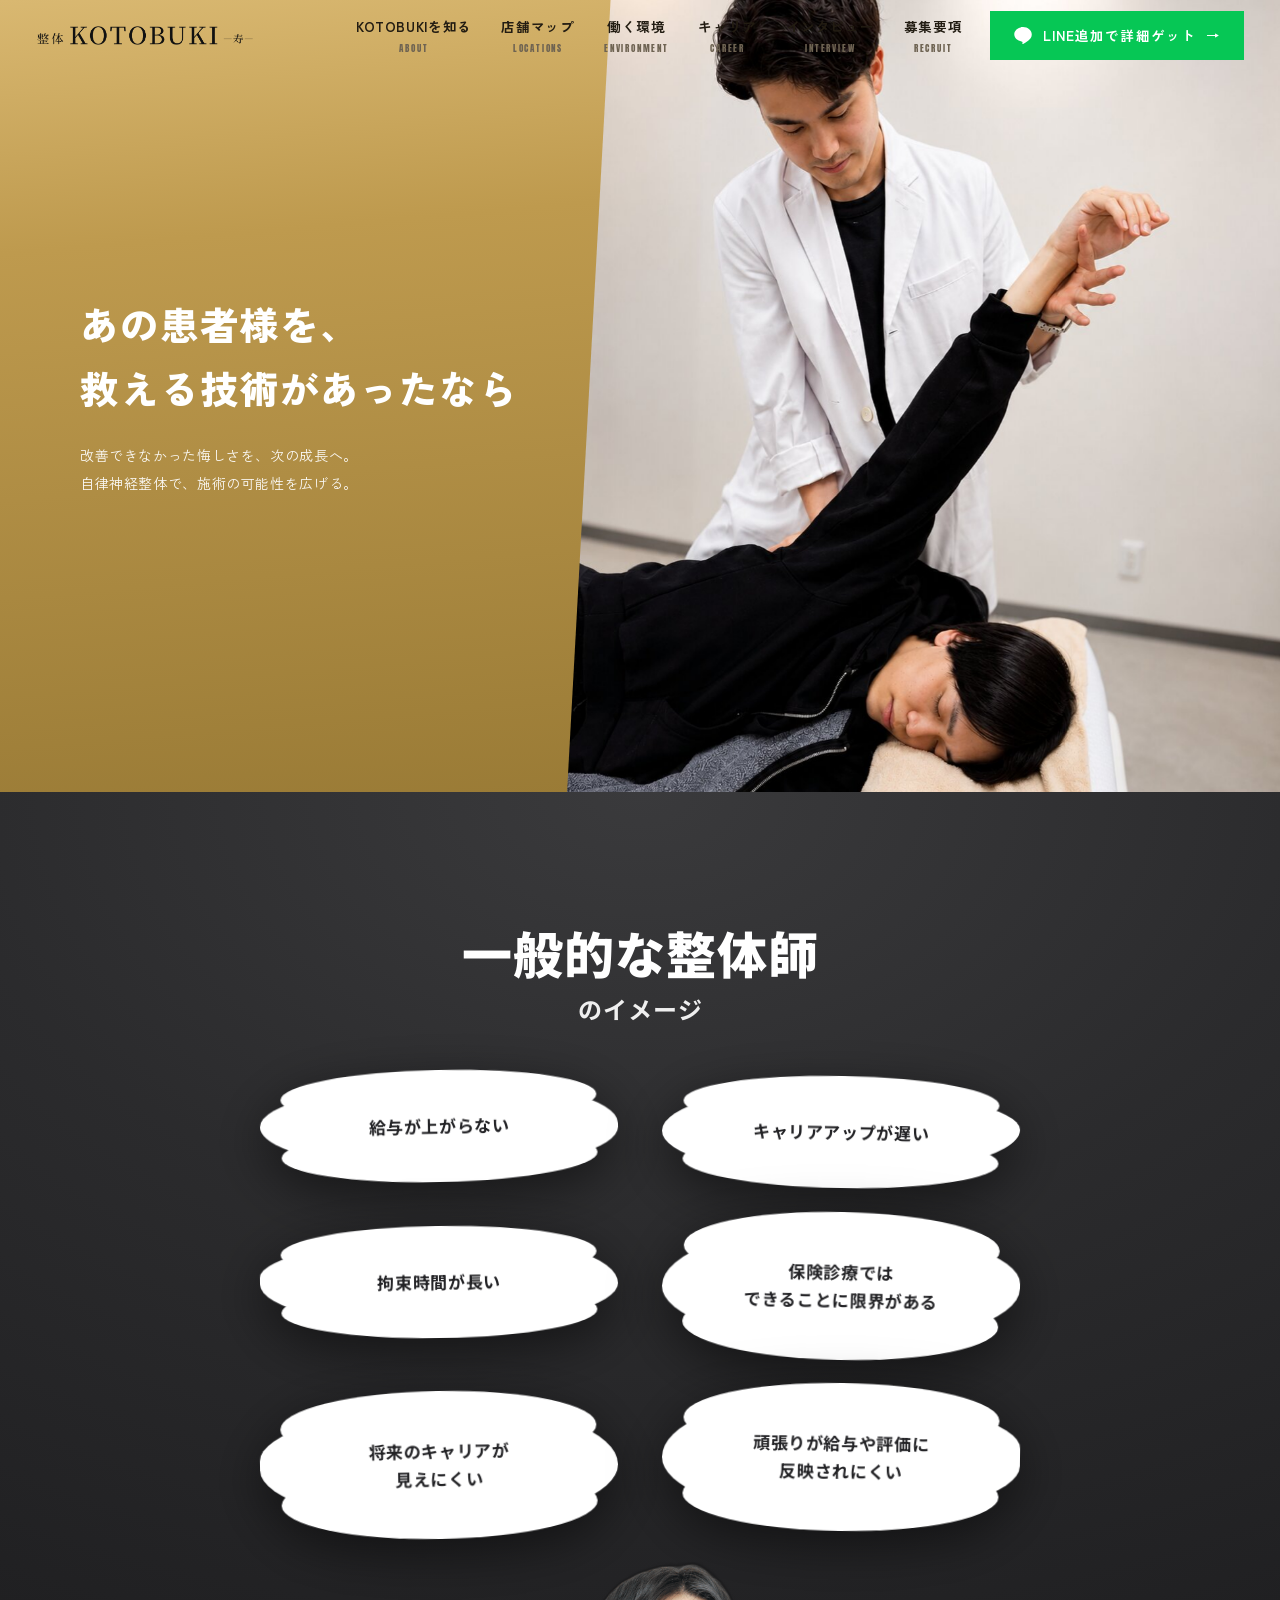
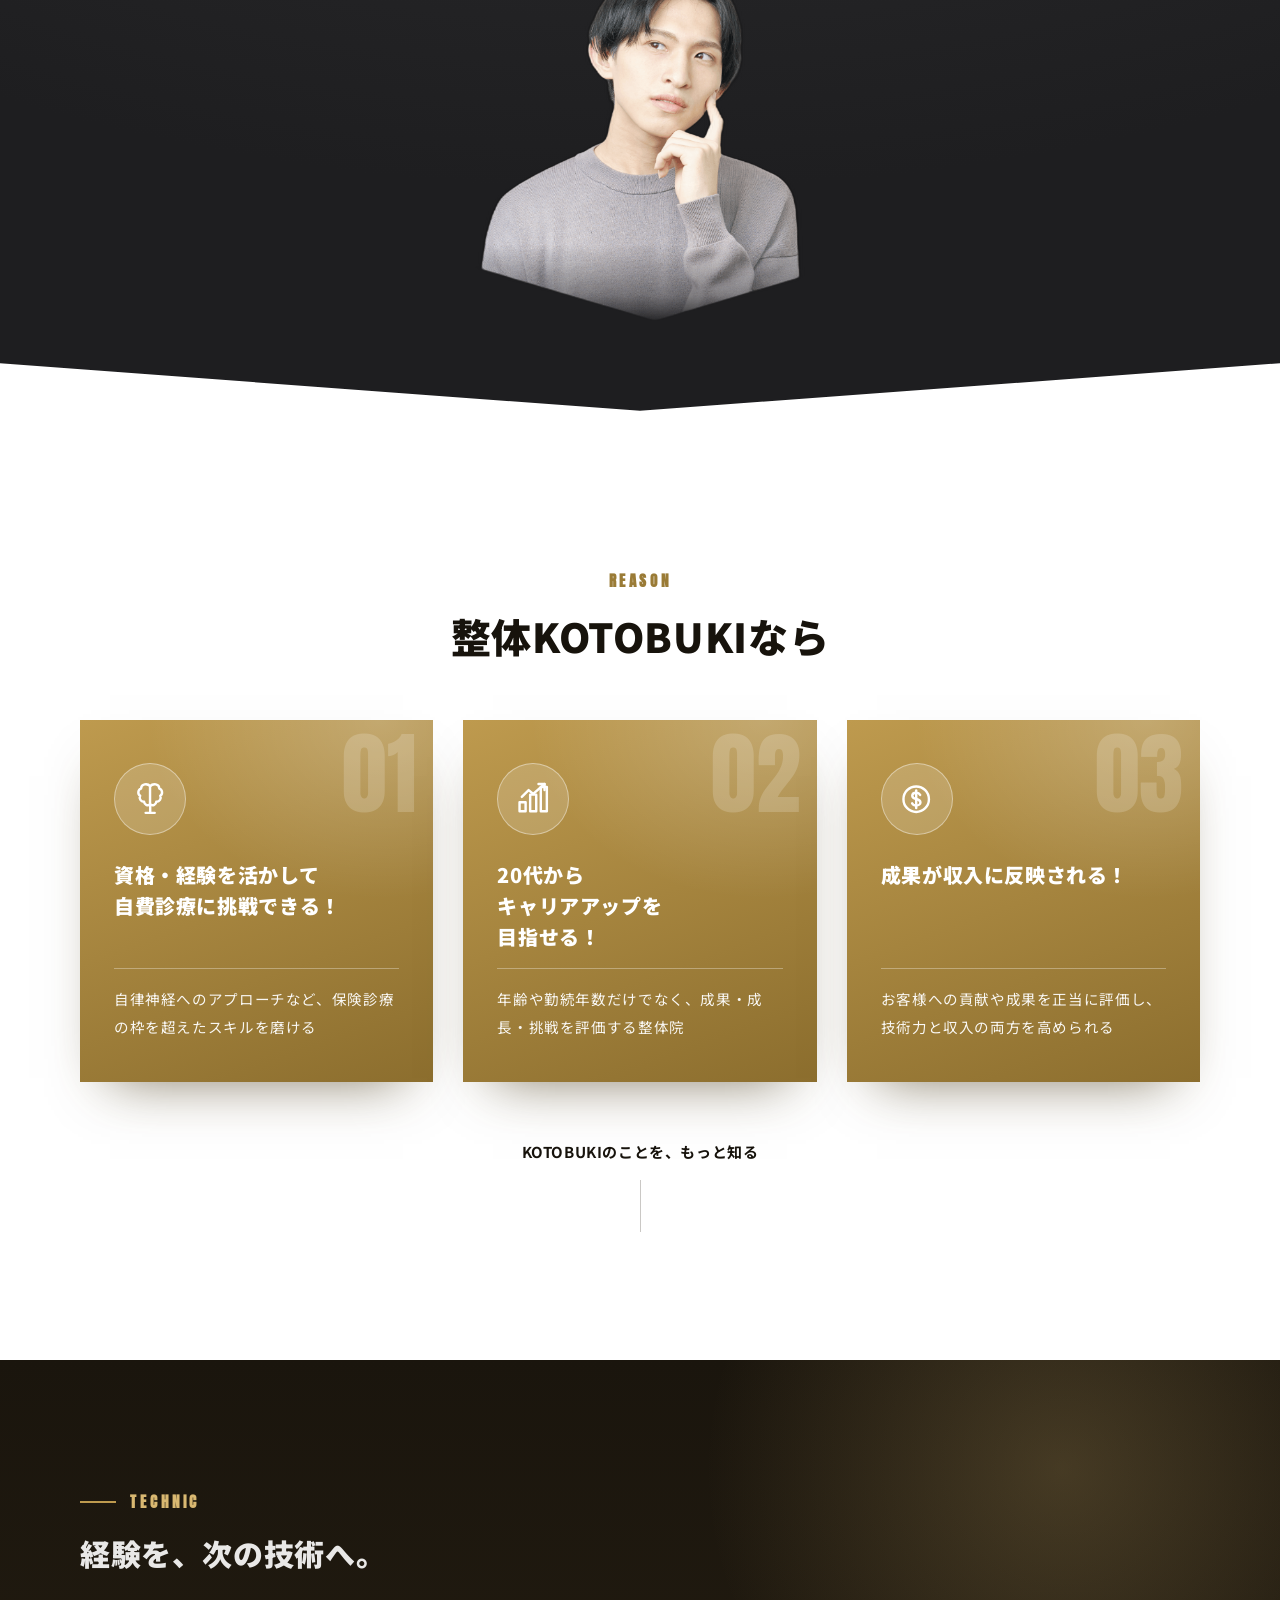
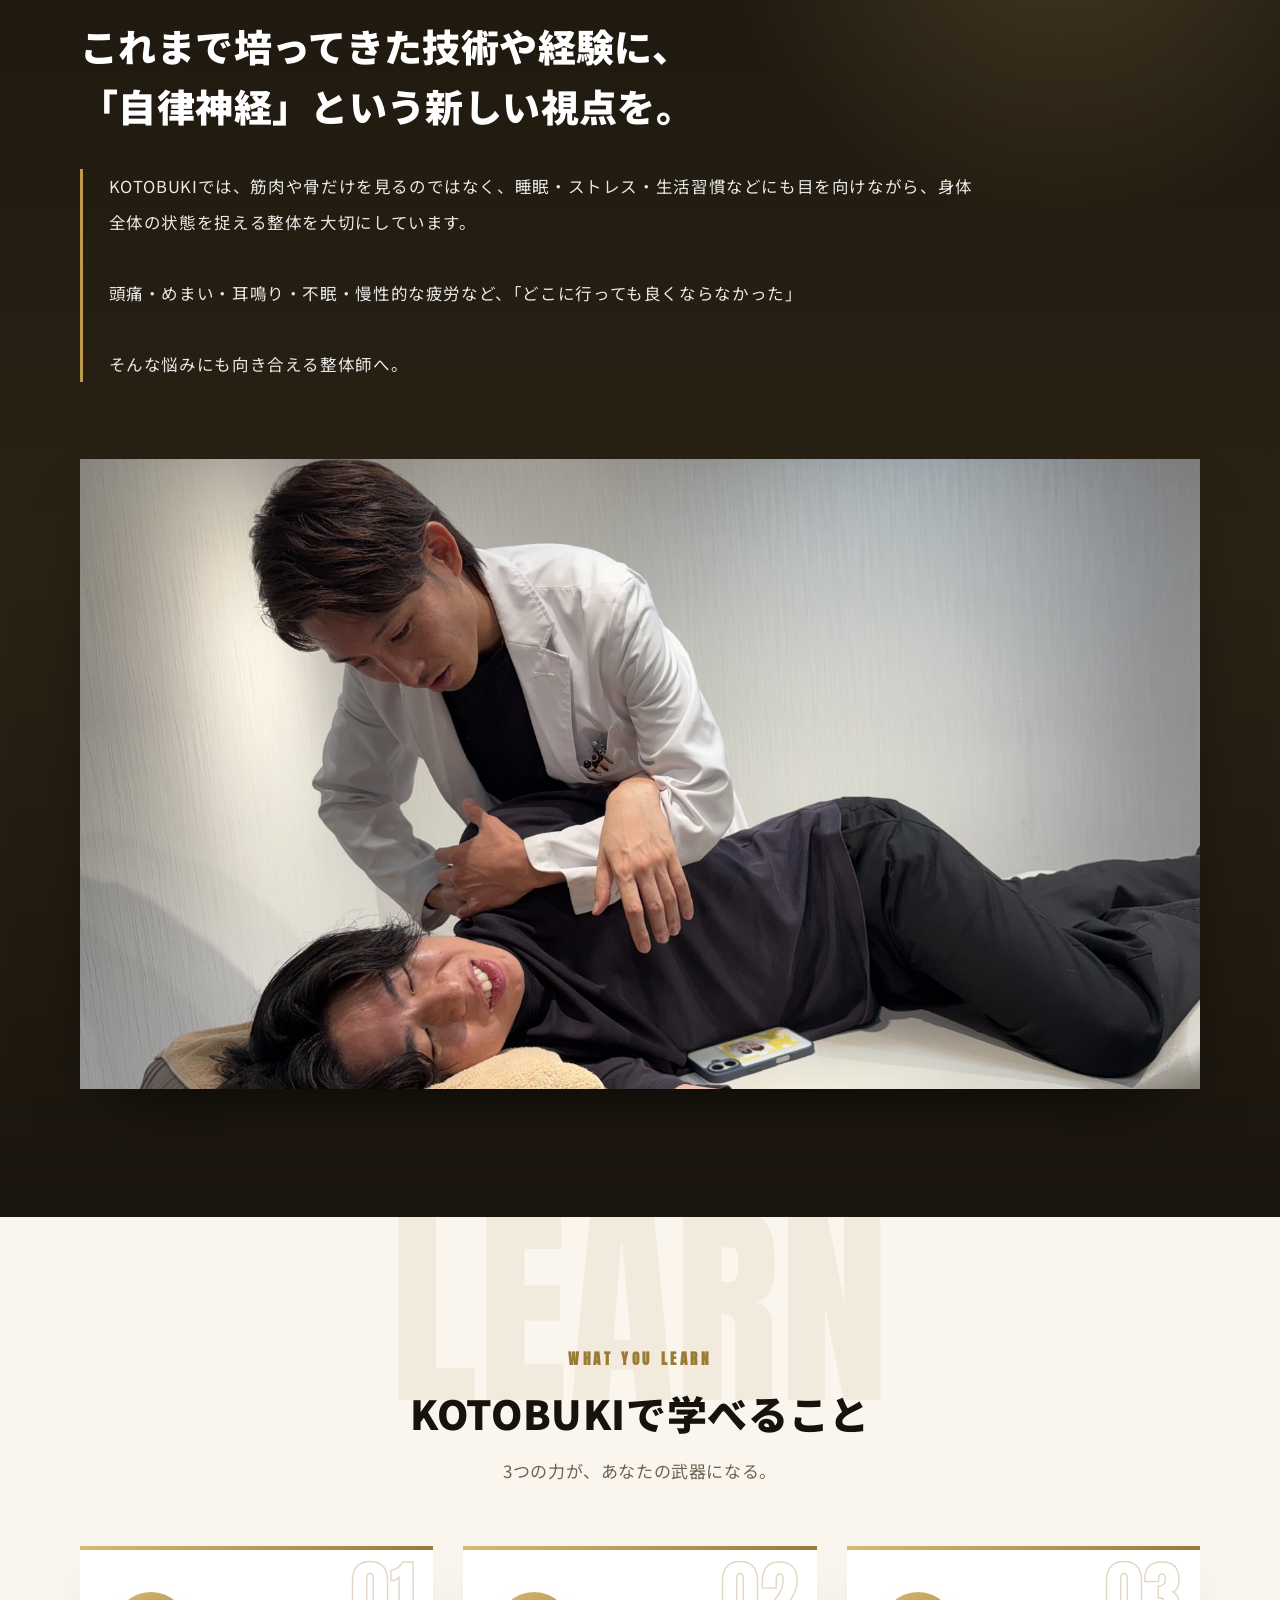
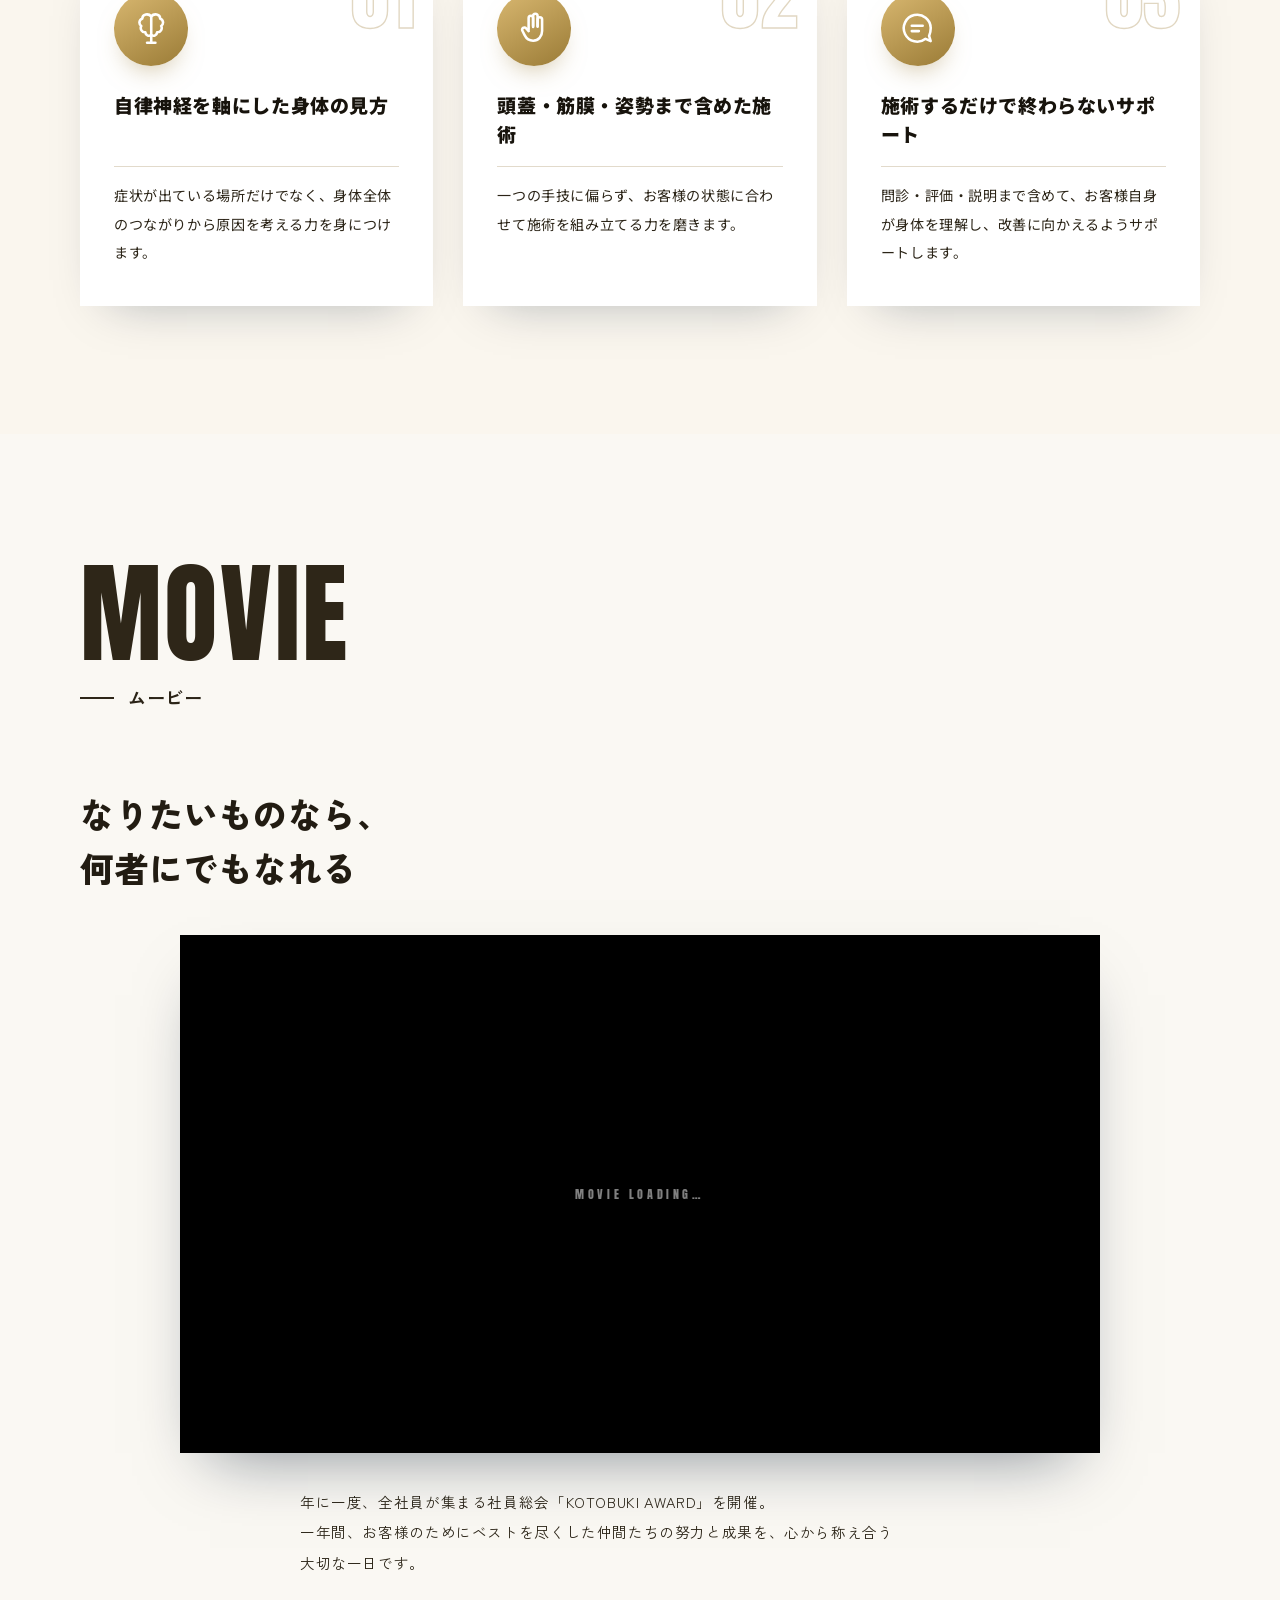
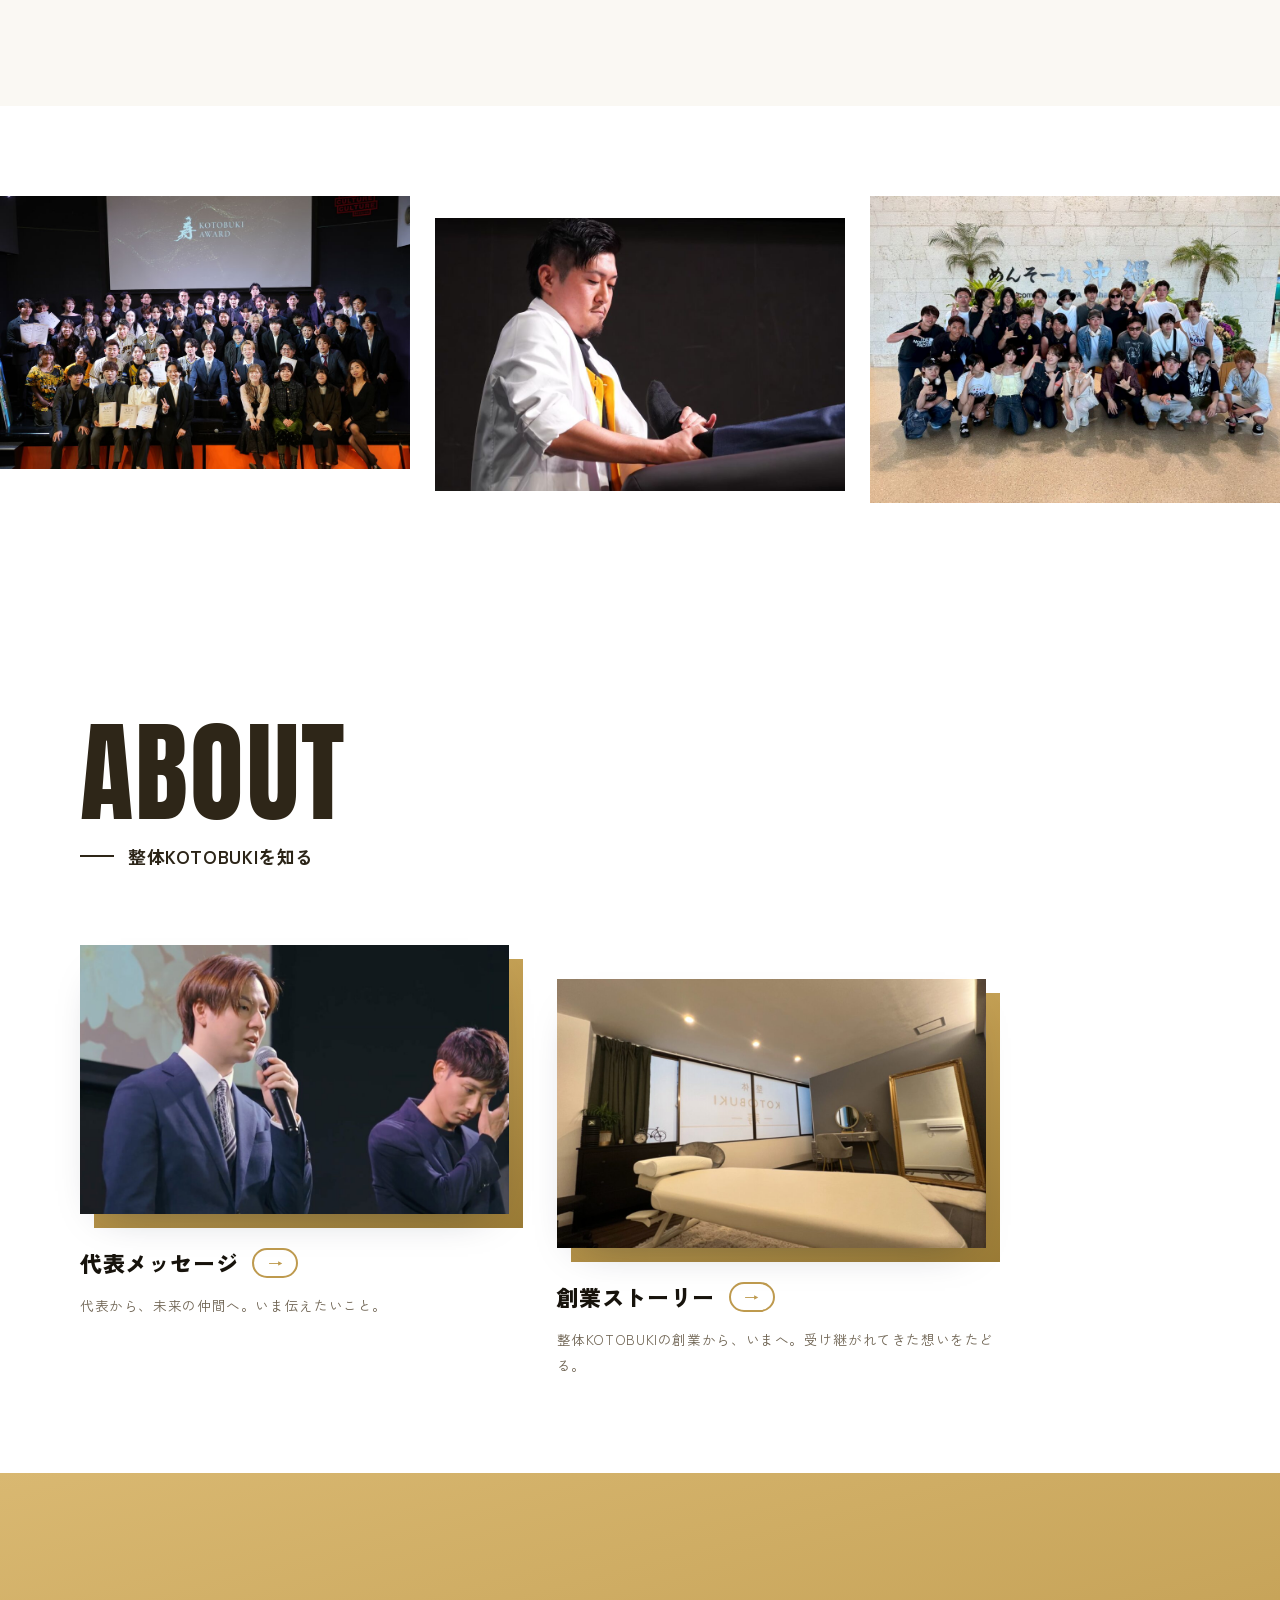
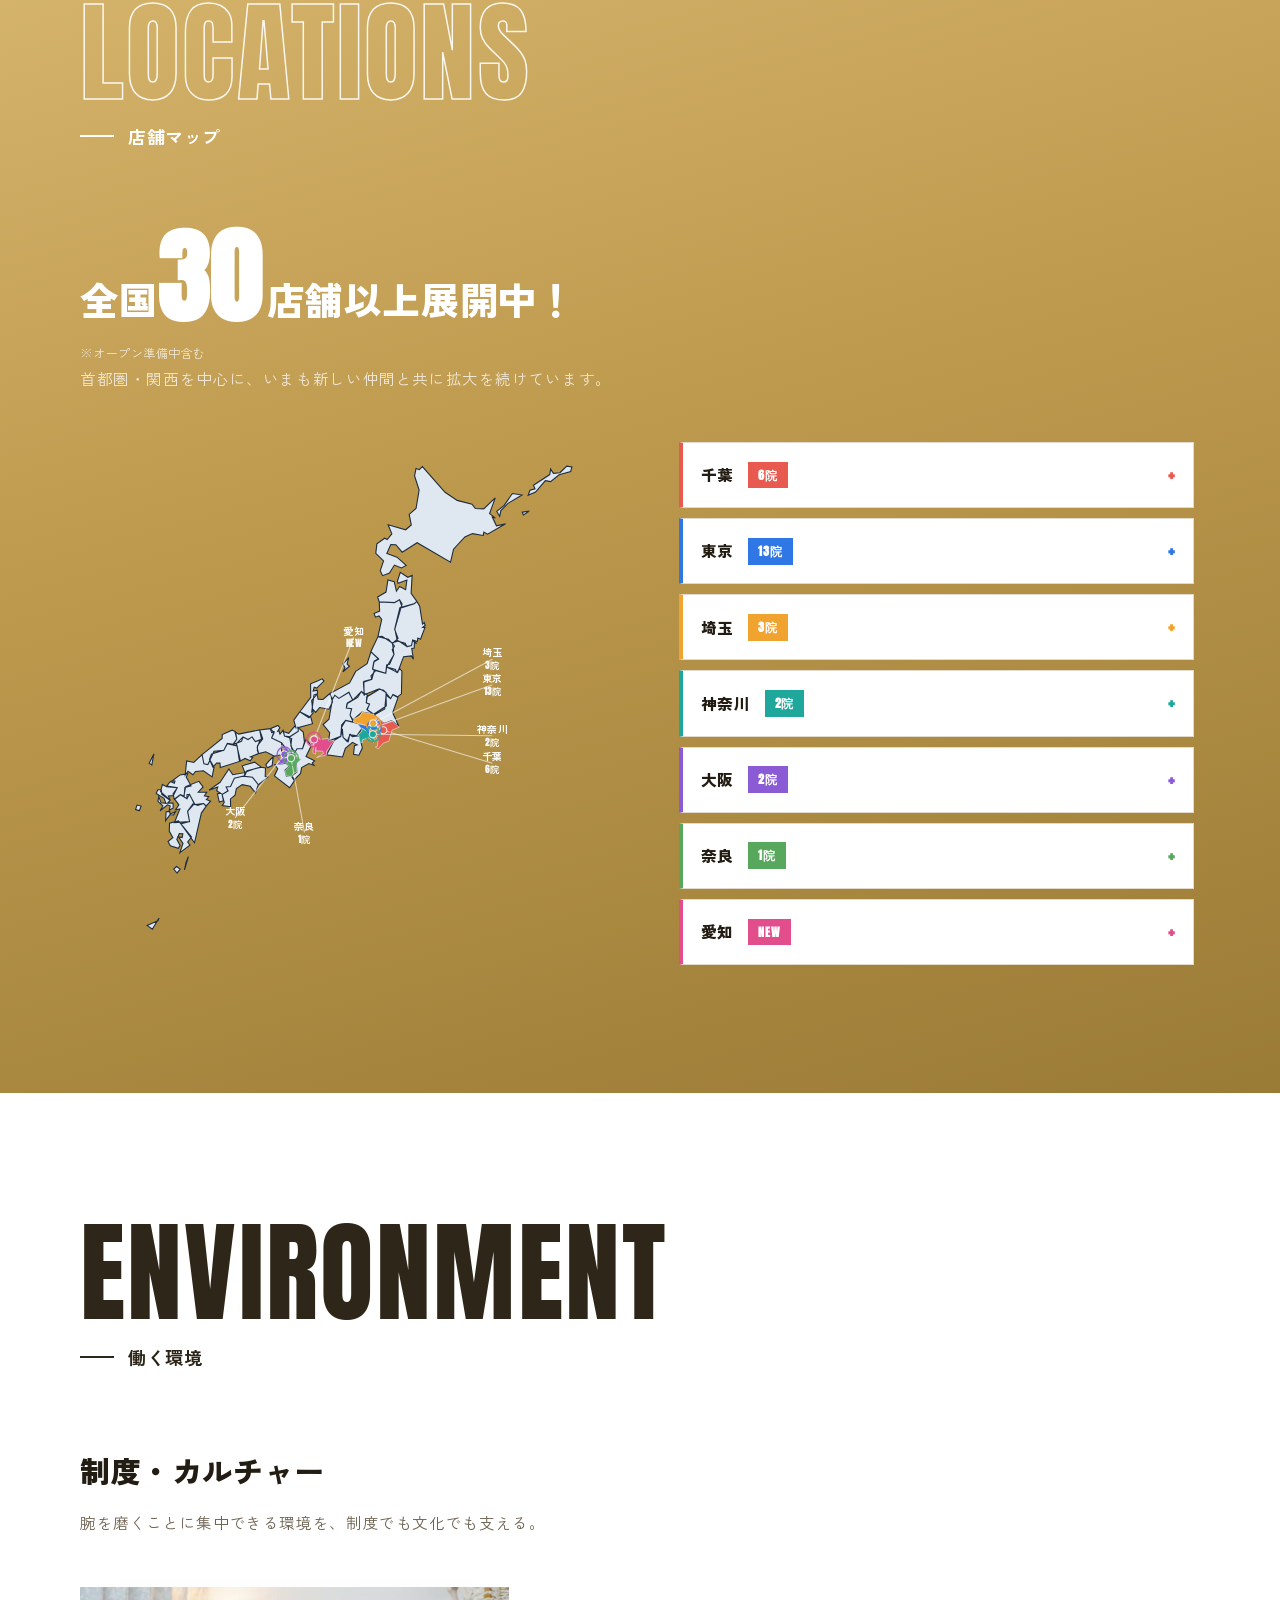
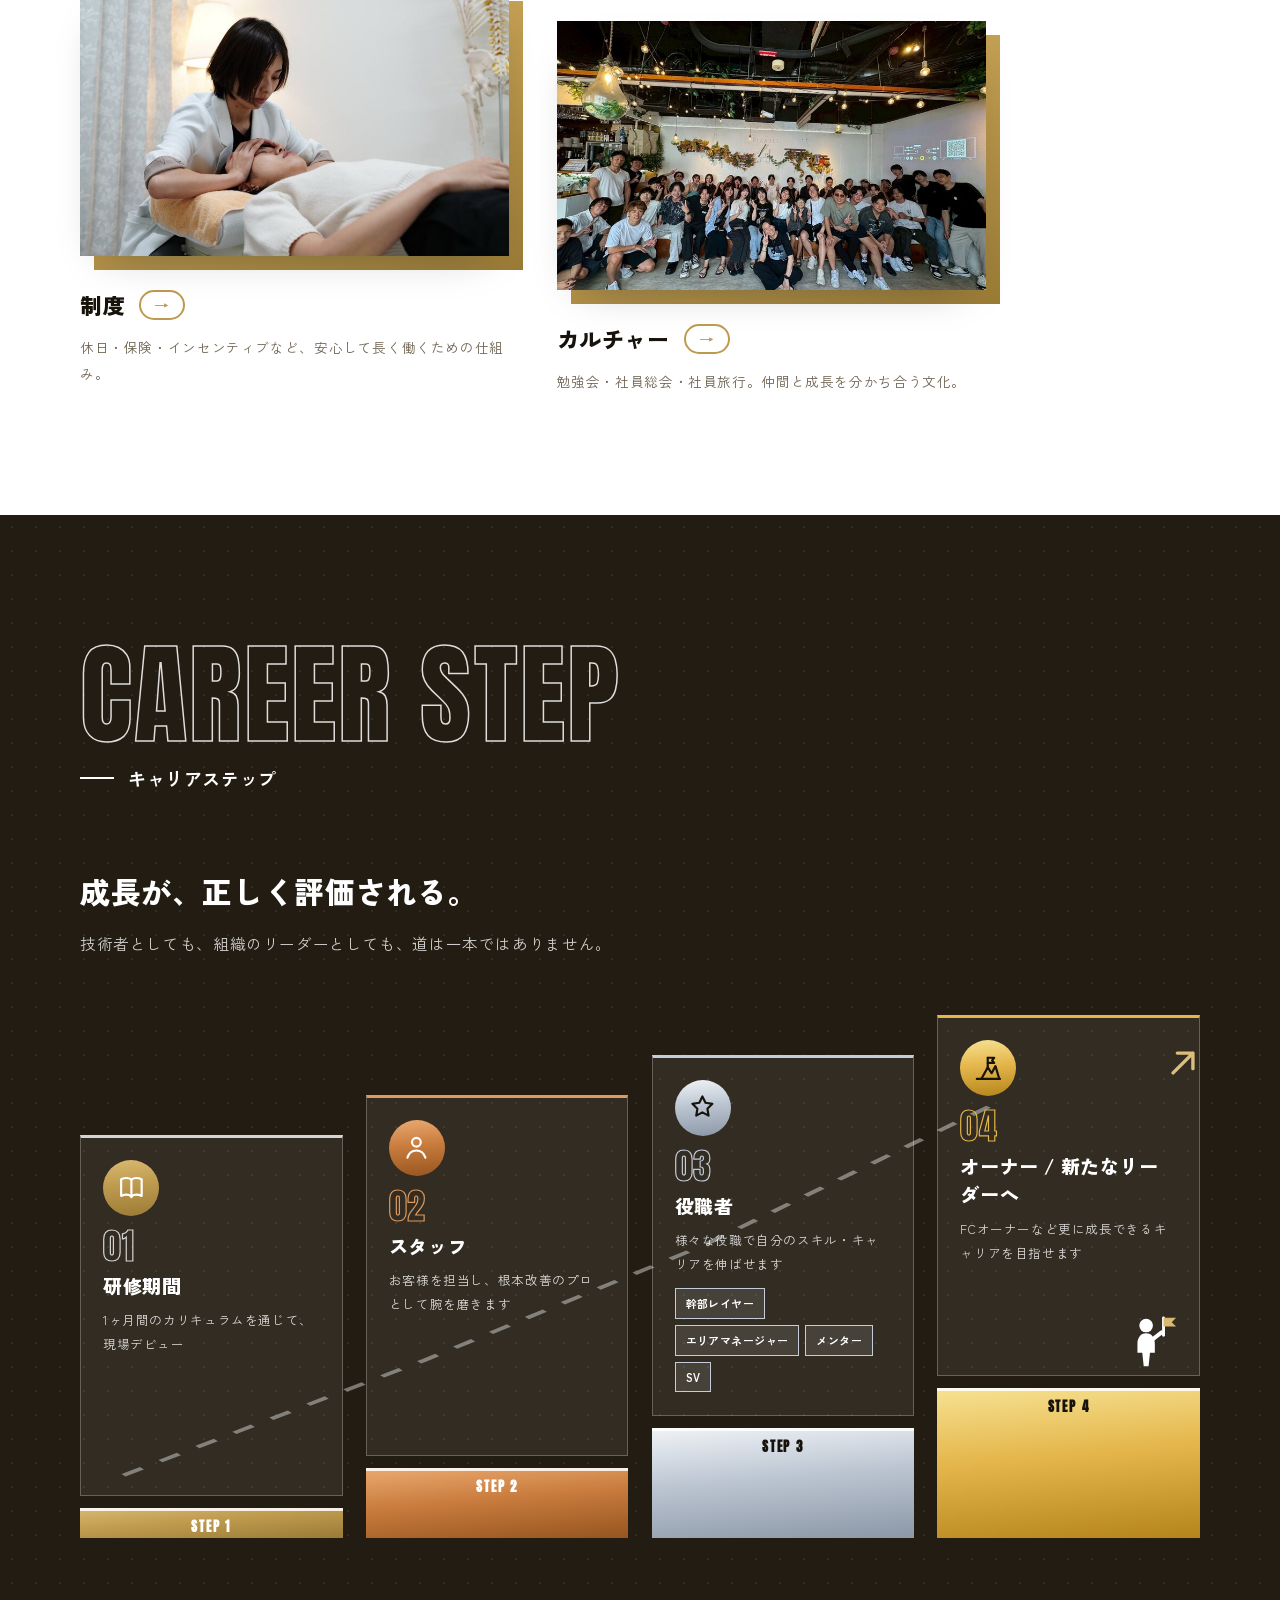
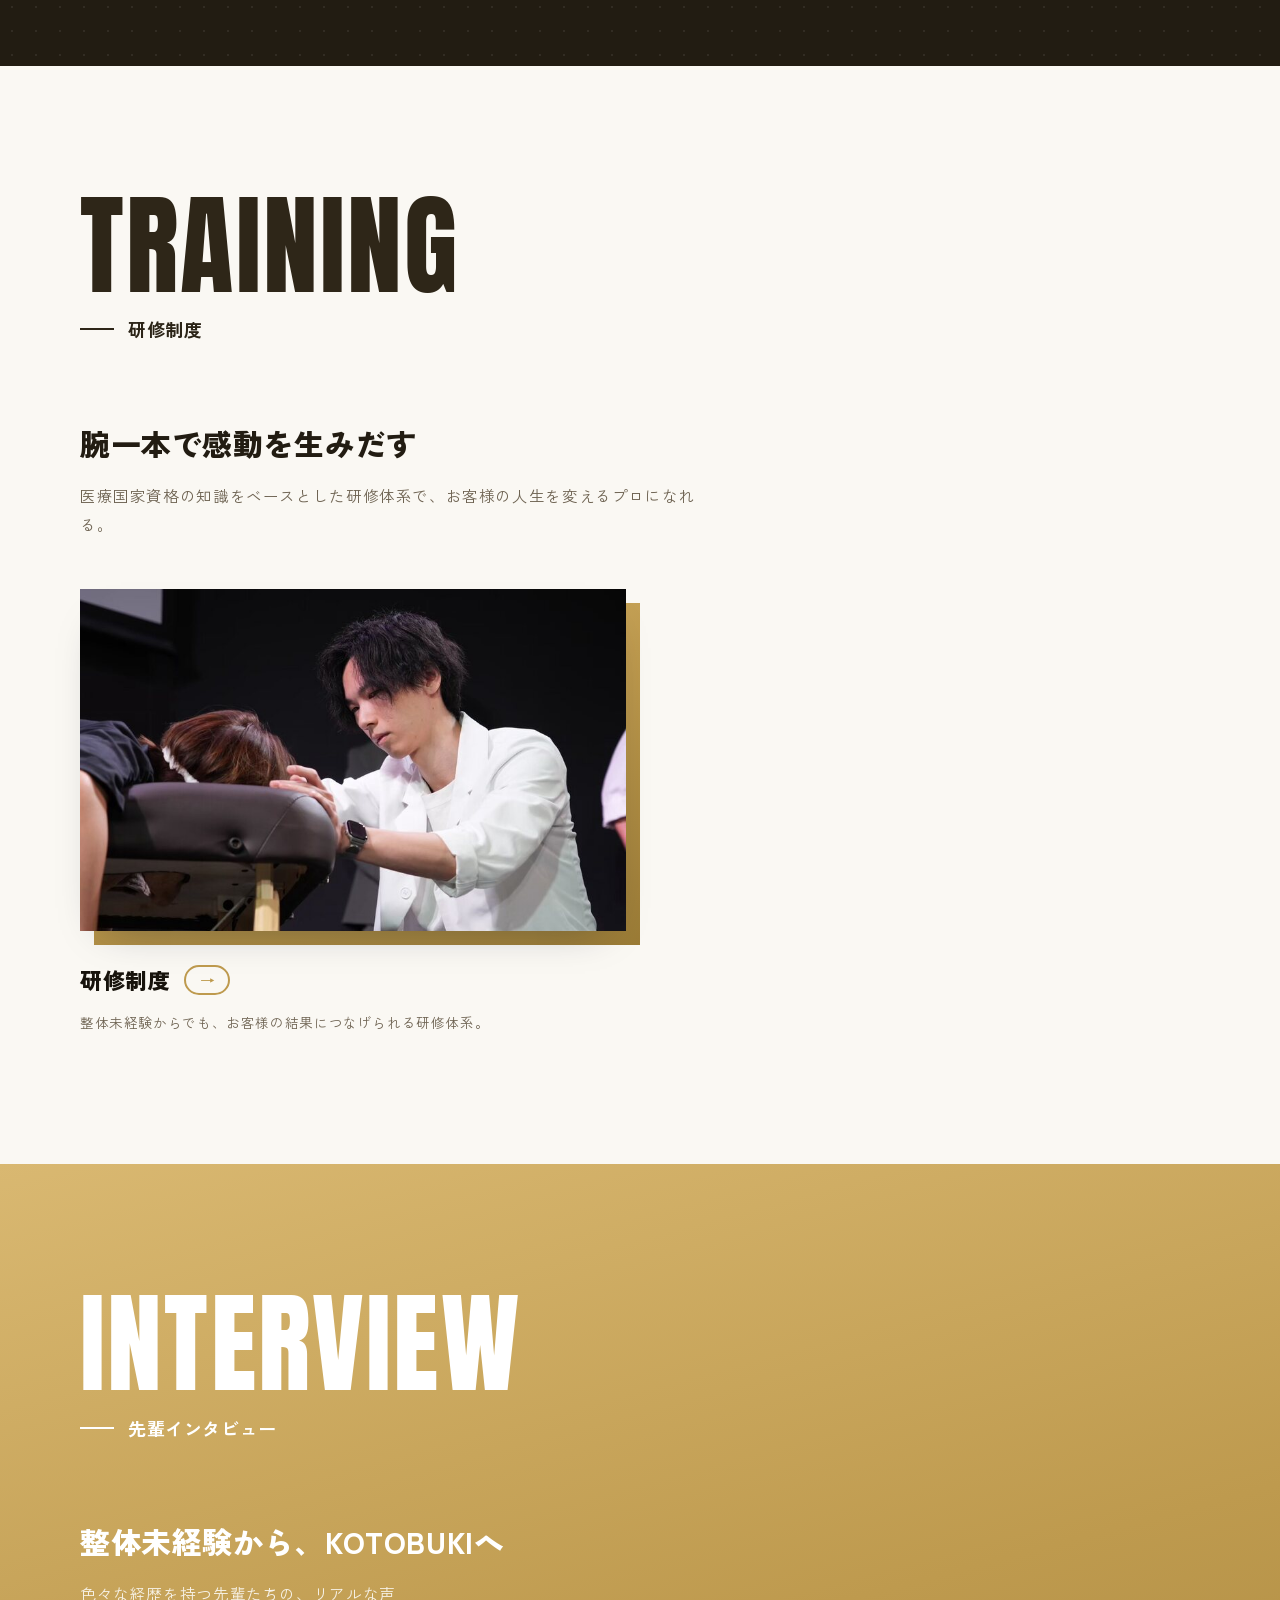
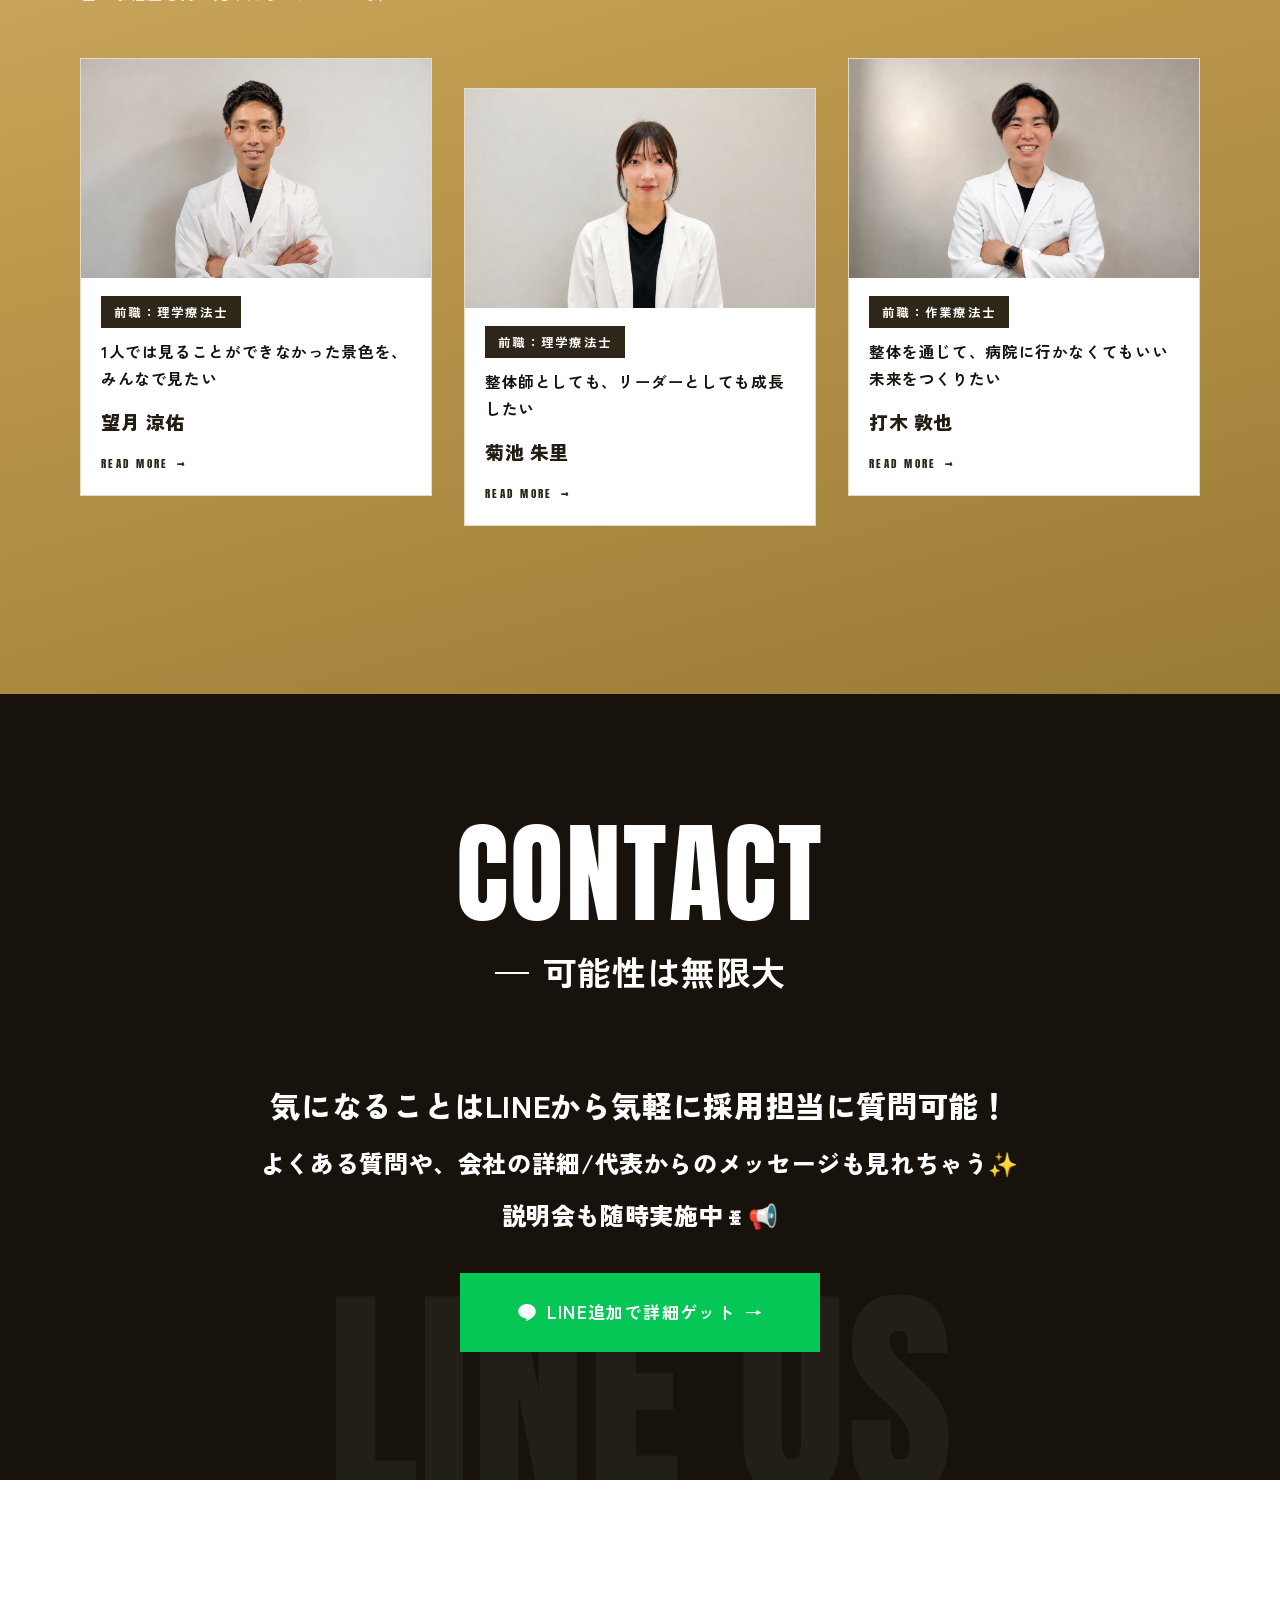
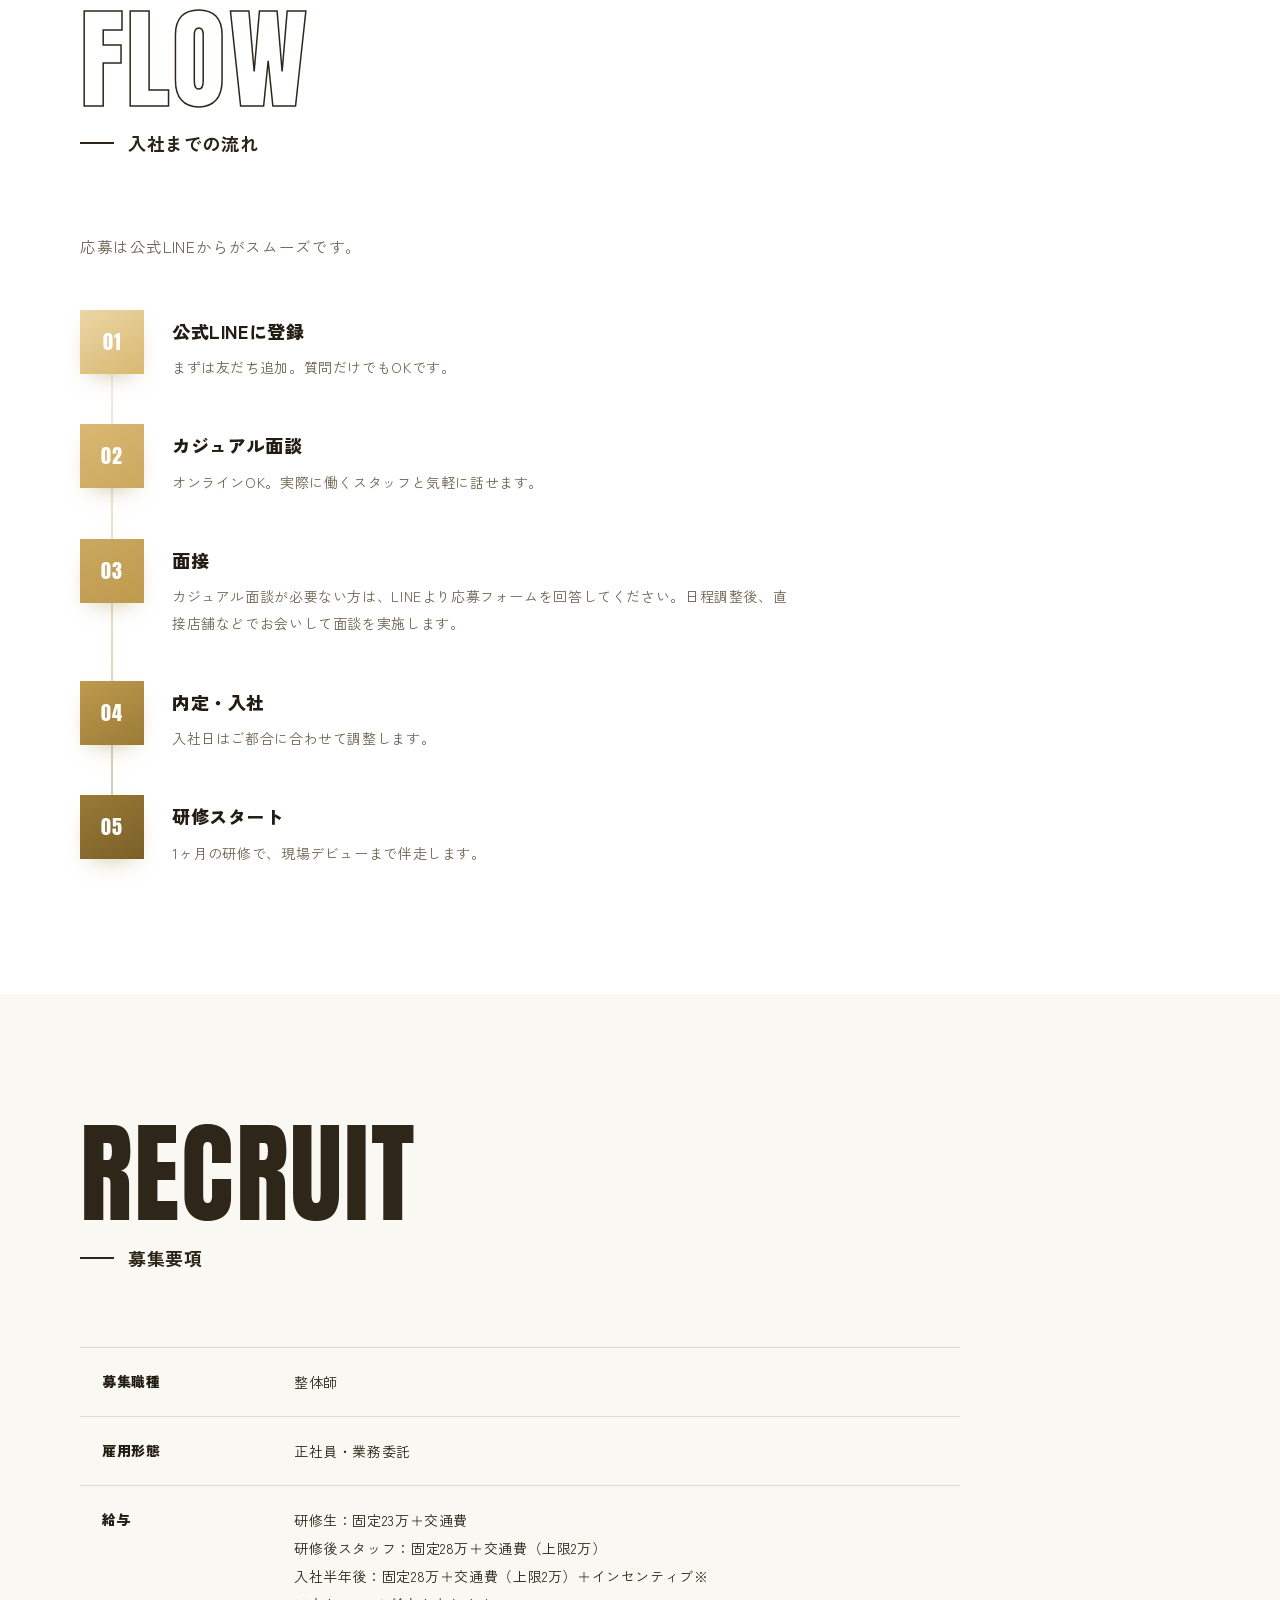
<file: index.html>
<!DOCTYPE html>
<html lang="ja">
<head>
<meta charset="UTF-8">
<meta name="viewport" content="width=device-width, initial-scale=1.0">
<!-- Google Tag Manager -->
<script async src="https://www.googletagmanager.com/gtm.js?id=GTM-M3ZTGMVQ"></script>
<script>
  window.dataLayer = window.dataLayer || [];
  function gtag(){dataLayer.push(arguments);}
  gtag('js', new Date());
</script>
<!-- End Google Tag Manager -->
<title>整体KOTOBUKI 採用サイト｜治療家としての自分に、もう嘘はつかない</title>
<!-- OGP（SNSでリンクを貼った時の表示） -->
<meta property="og:type" content="website">
<meta property="og:site_name" content="整体KOTOBUKI 採用サイト">
<meta property="og:title" content="整体KOTOBUKI 採用サイト｜治療家としての自分に、もう嘘はつかない">
<meta property="og:description" content="予防医学を浸透させ、人生100年時代を本物に。保険診療で培った経験を、根本改善を目指す自費診療のキャリアへ。">
<meta property="og:url" content="https://kotobuki-recruit.netlify.app/">
<meta property="og:image" content="https://kotobuki-recruit.netlify.app/assets/img/ogp.jpg">
<meta property="og:image:width" content="1200">
<meta property="og:image:height" content="630">
<meta property="og:locale" content="ja_JP">
<meta name="twitter:card" content="summary_large_image">
<meta name="twitter:title" content="整体KOTOBUKI 採用サイト｜治療家としての自分に、もう嘘はつかない">
<meta name="twitter:description" content="予防医学を浸透させ、人生100年時代を本物に。保険診療で培った経験を、根本改善を目指す自費診療のキャリアへ。">
<meta name="twitter:image" content="https://kotobuki-recruit.netlify.app/assets/img/ogp.jpg">
<meta name="description" content="予防医学を浸透させ、人生100年時代を本物に。保険診療で培った経験を、根本改善を目指す自費診療のキャリアへ。">
<link rel="preconnect" href="https://fonts.googleapis.com">
<link rel="preconnect" href="https://fonts.gstatic.com" crossorigin>
<link href="https://fonts.googleapis.com/css2?family=Anton&family=Noto+Sans+JP:wght@400;500;700;900&family=Zen+Kaku+Gothic+New:wght@500;700;900&display=swap" rel="stylesheet">
<link rel="stylesheet" href="css/style.css">
</head>
<body data-page="index">

<main>
  <section id="hero" aria-label="メインビジュアル"></section>
  <section id="problem" class="sec problem-sec"></section>
  <section id="solution" class="sec solution-sec"></section>
  <section id="technic" class="sec technic-sec"></section>
  <section id="learn" class="sec learn-sec"></section>
  <section id="movie" class="sec sec--off"></section>
  <section id="gallery" aria-label="職場の写真"></section>
  <section id="about" class="sec"></section>
  <section id="map" class="sec sec--off"></section>
  <section id="environment" class="sec"></section>
  <section id="career" class="sec sec--navy"></section>
  <section id="training" class="sec sec--off"></section>
  <section id="interview" class="sec"></section>
  <section id="cta" class="sec cta-sec"></section>
  <section id="flow" class="sec"></section>
  <section id="requirements" class="sec sec--off"></section>
  <section id="cta-bottom" class="sec cta-sec"></section>
  <section id="sponsor" class="sec sponsor-sec"></section>
</main>

<script src="js/map-data.js"></script>
<script src="js/config.js"></script>
<script src="js/main.js"></script>
</body>
</html>
</file>
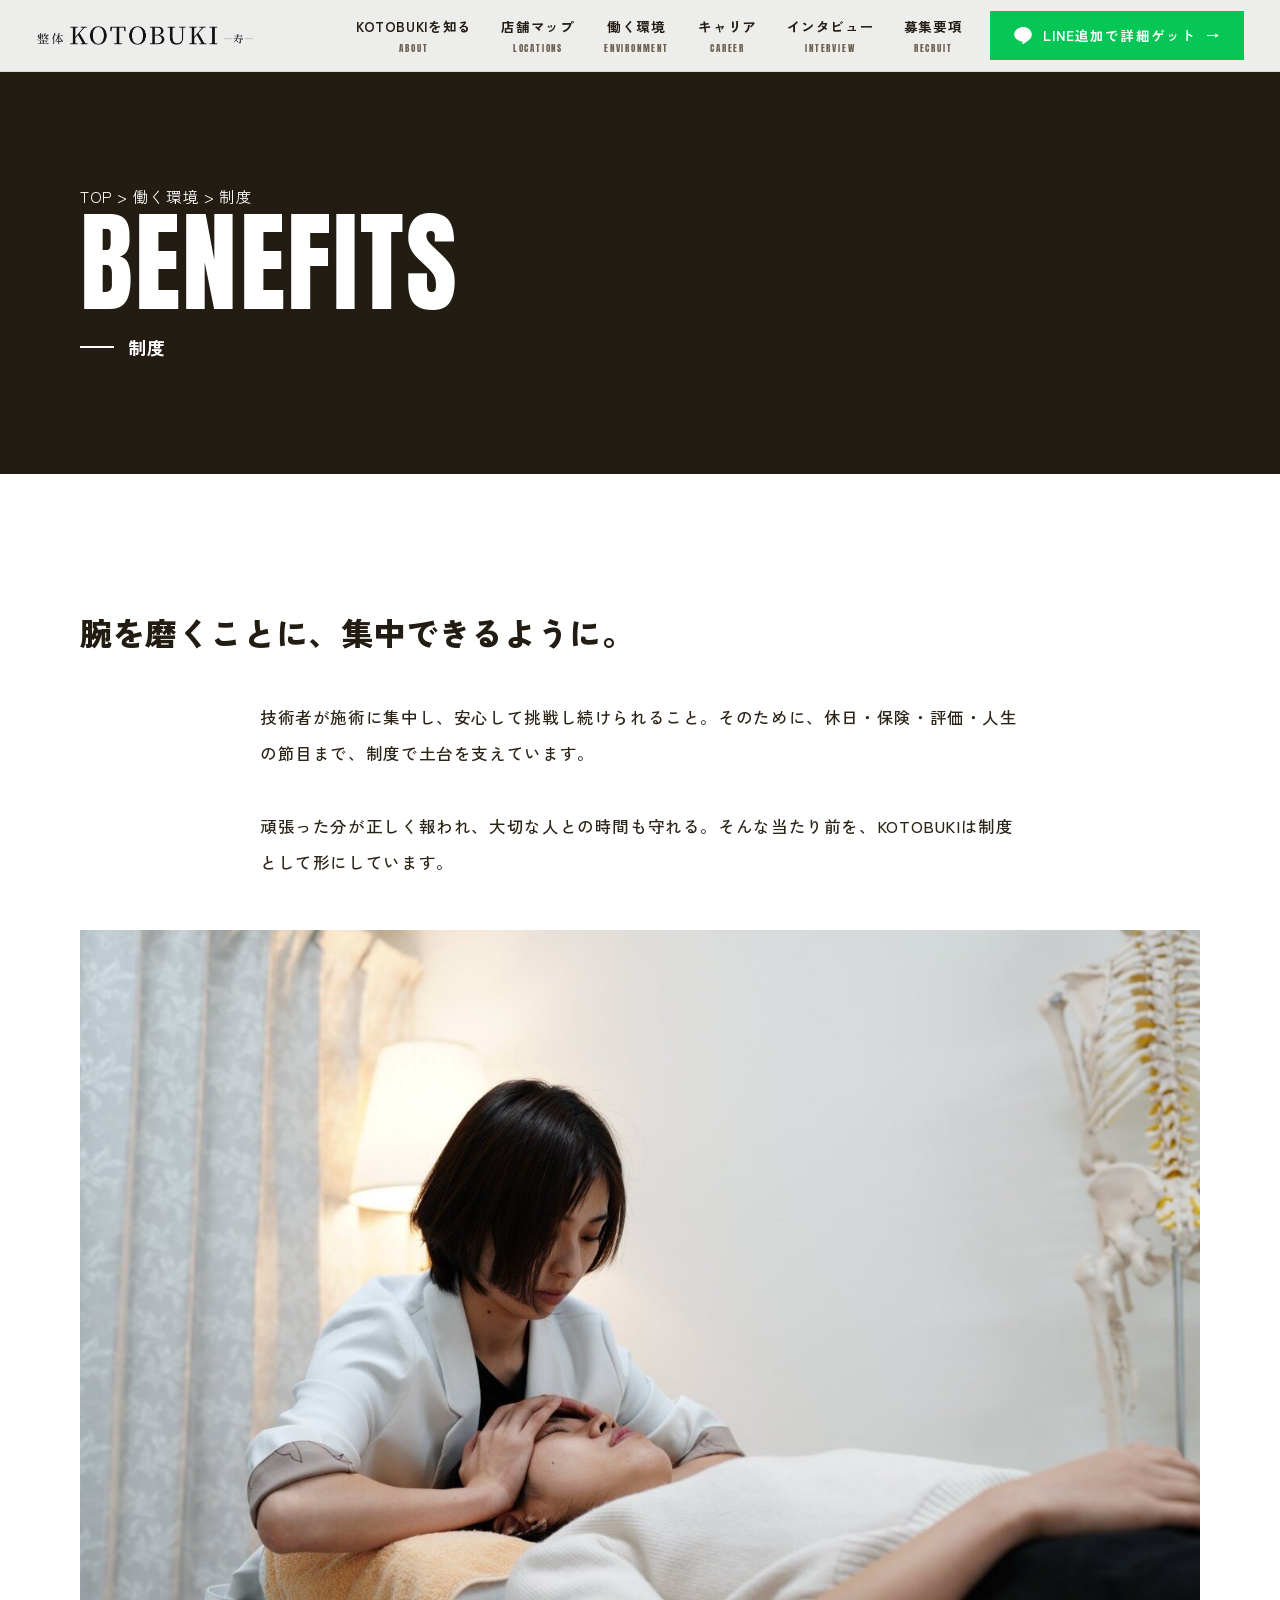
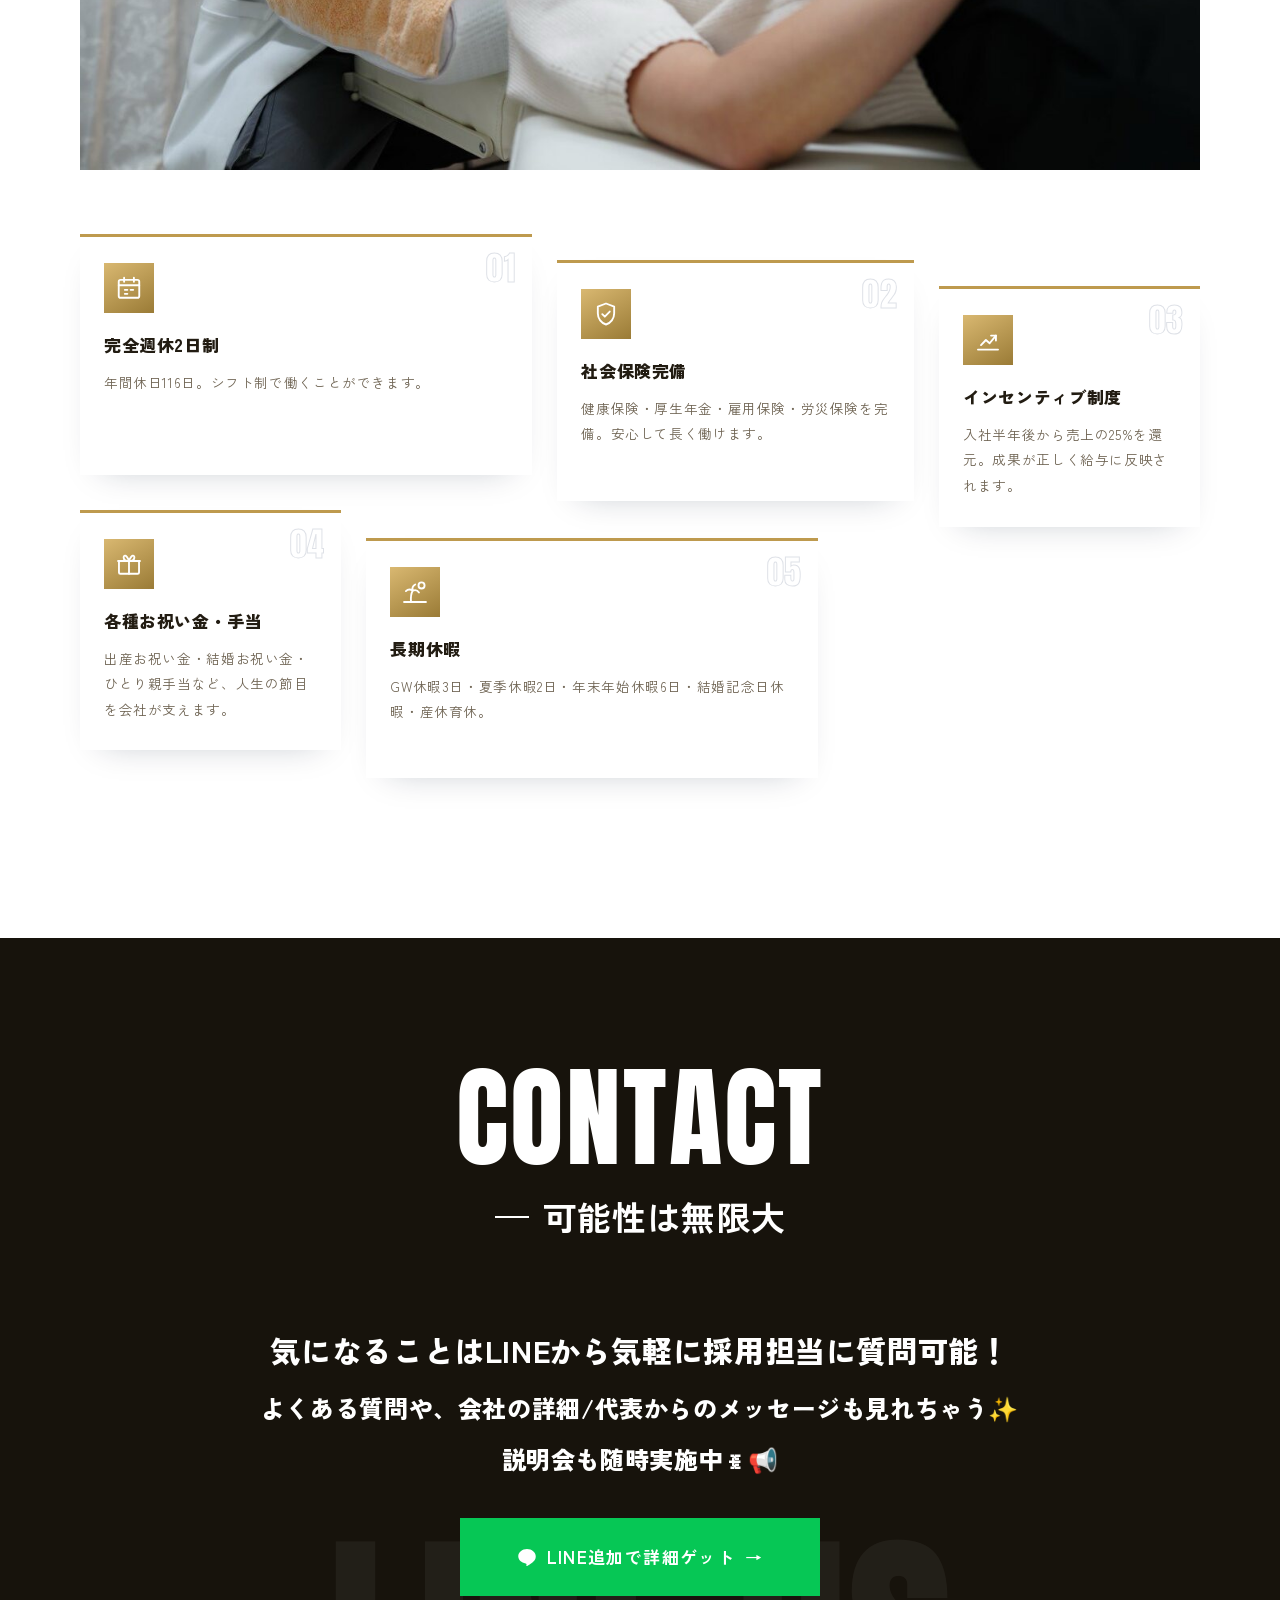
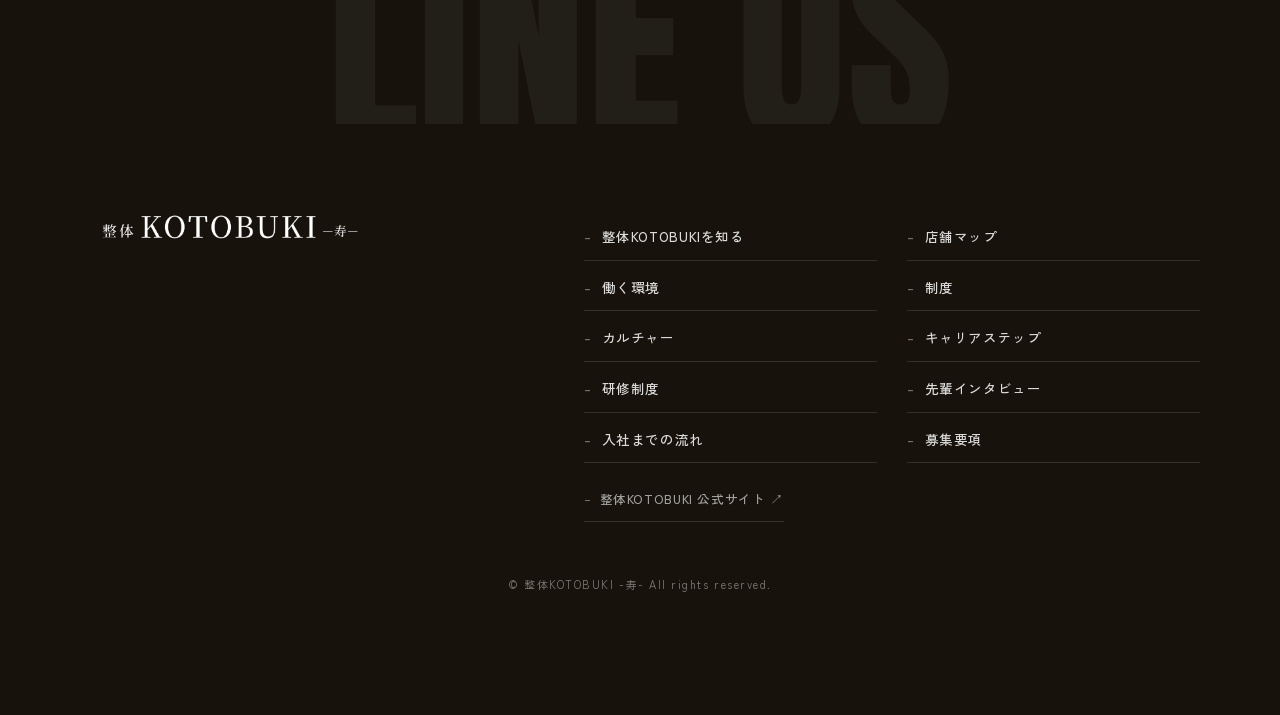
<file: benefits.html>
<!DOCTYPE html>
<html lang="ja">
<head>
<meta charset="UTF-8">
<meta name="viewport" content="width=device-width, initial-scale=1.0">
<!-- Google Tag Manager -->
<script async src="https://www.googletagmanager.com/gtm.js?id=GTM-M3ZTGMVQ"></script>
<script>
  window.dataLayer = window.dataLayer || [];
  function gtag(){dataLayer.push(arguments);}
  gtag('js', new Date());
</script>
<!-- End Google Tag Manager -->
<title>制度｜整体KOTOBUKI 採用サイト</title>
<!-- OGP（SNSでリンクを貼った時の表示） -->
<meta property="og:type" content="website">
<meta property="og:site_name" content="整体KOTOBUKI 採用サイト">
<meta property="og:title" content="制度｜整体KOTOBUKI 採用サイト">
<meta property="og:description" content="予防医学を浸透させ、人生100年時代を本物に。保険診療で培った経験を、根本改善を目指す自費診療のキャリアへ。">
<meta property="og:url" content="https://kotobuki-recruit.netlify.app/benefits.html">
<meta property="og:image" content="https://kotobuki-recruit.netlify.app/assets/img/ogp.jpg">
<meta property="og:image:width" content="1200">
<meta property="og:image:height" content="630">
<meta property="og:locale" content="ja_JP">
<meta name="twitter:card" content="summary_large_image">
<meta name="twitter:title" content="制度｜整体KOTOBUKI 採用サイト">
<meta name="twitter:description" content="予防医学を浸透させ、人生100年時代を本物に。保険診療で培った経験を、根本改善を目指す自費診療のキャリアへ。">
<meta name="twitter:image" content="https://kotobuki-recruit.netlify.app/assets/img/ogp.jpg">
<meta name="description" content="予防医学を浸透させ、人生100年時代を本物に。保険診療で培った経験を、根本改善を目指す自費診療のキャリアへ。">
<link rel="preconnect" href="https://fonts.googleapis.com">
<link rel="preconnect" href="https://fonts.gstatic.com" crossorigin>
<link href="https://fonts.googleapis.com/css2?family=Anton&family=Noto+Sans+JP:wght@400;500;700;900&family=Zen+Kaku+Gothic+New:wght@500;700;900&display=swap" rel="stylesheet">
<link rel="stylesheet" href="css/style.css">
</head>
<body data-page="benefits">

<main id="benefits-page"></main>

<script src="js/config.js"></script>
<script src="js/main.js"></script>
</body>
</html>
</file>
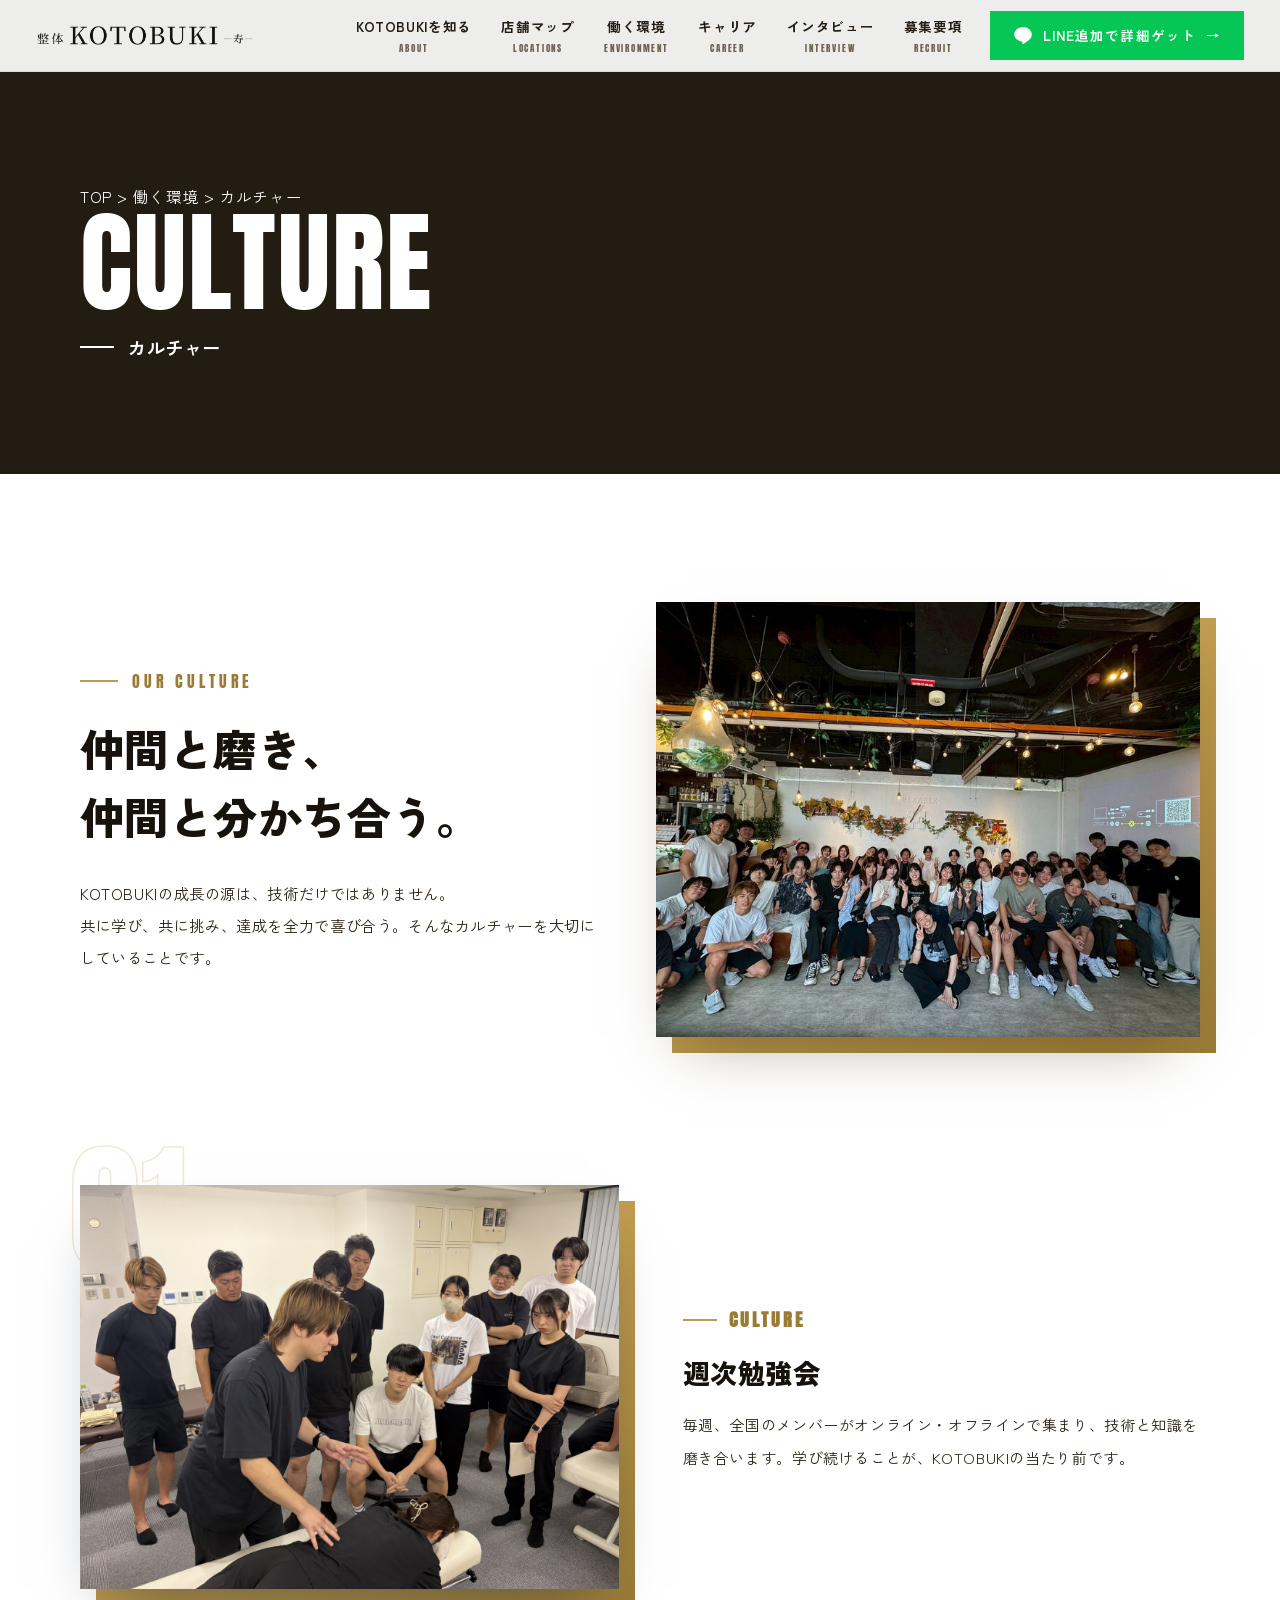
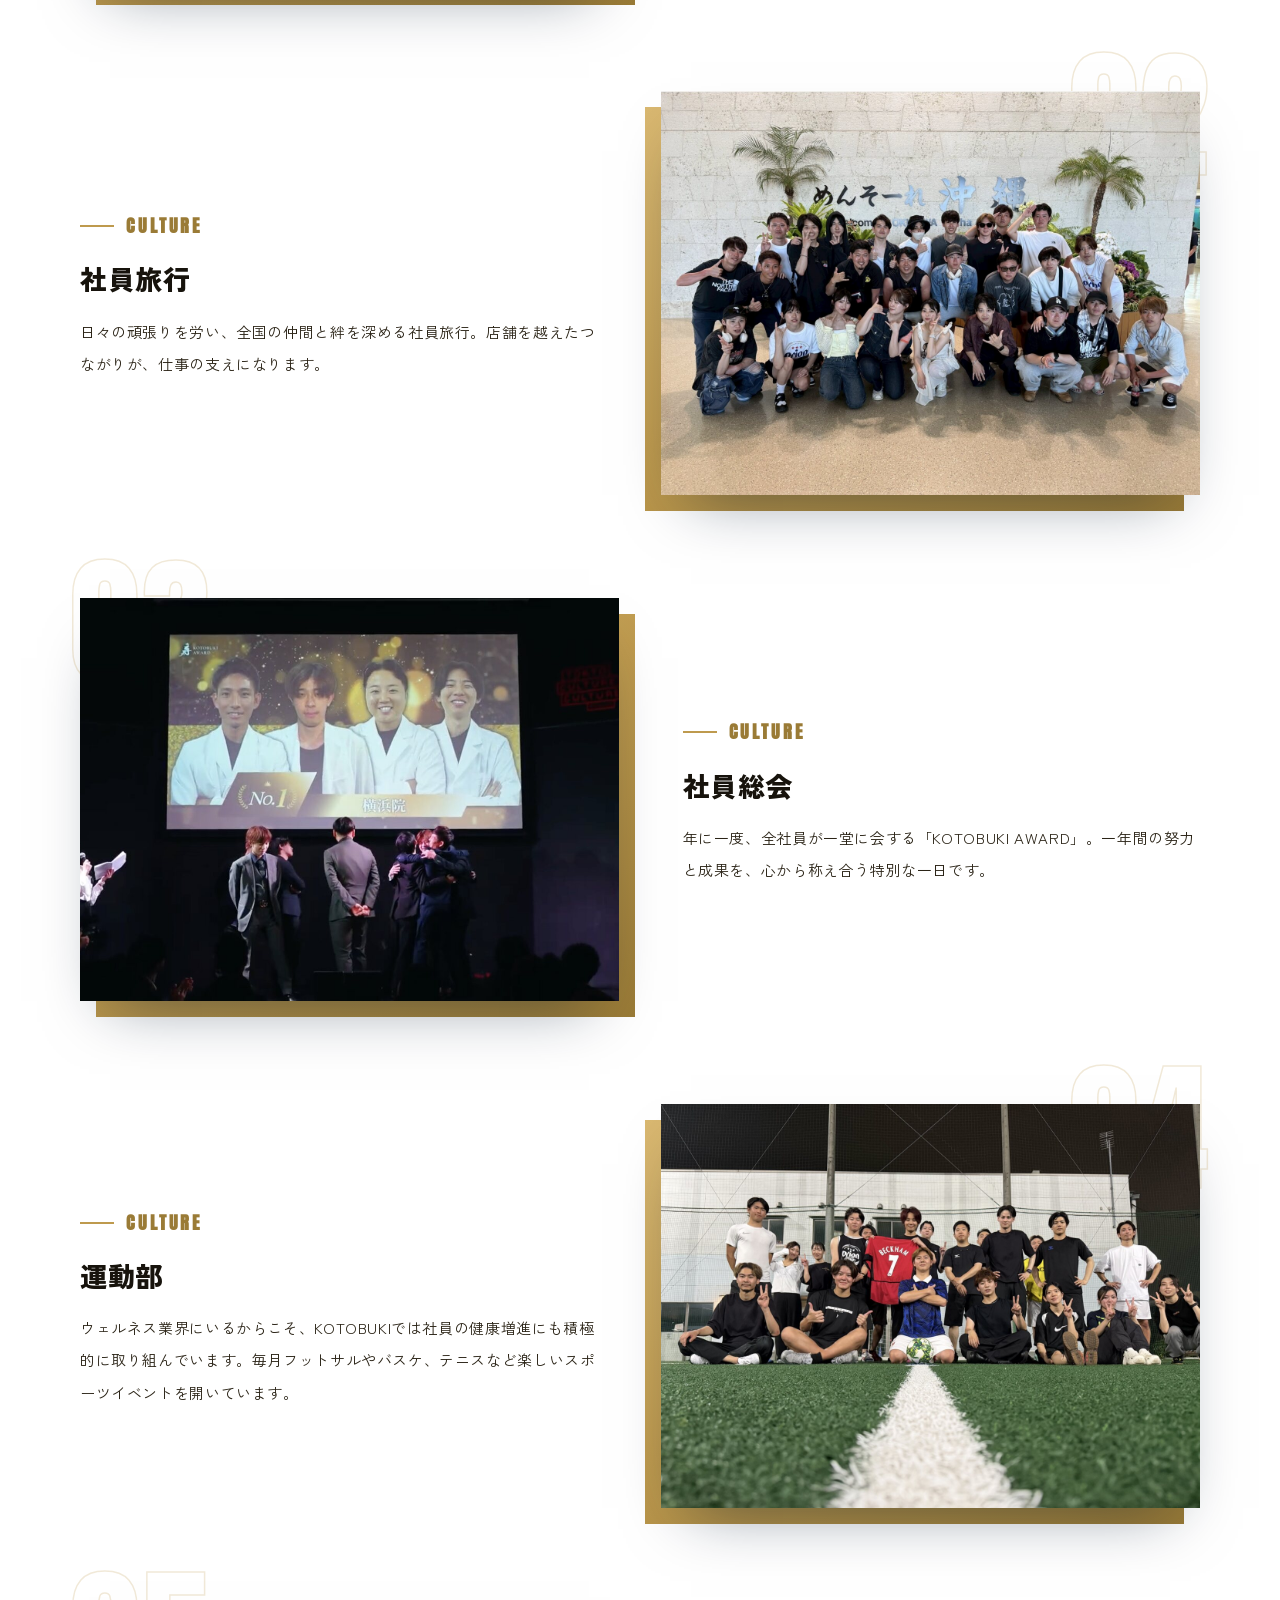
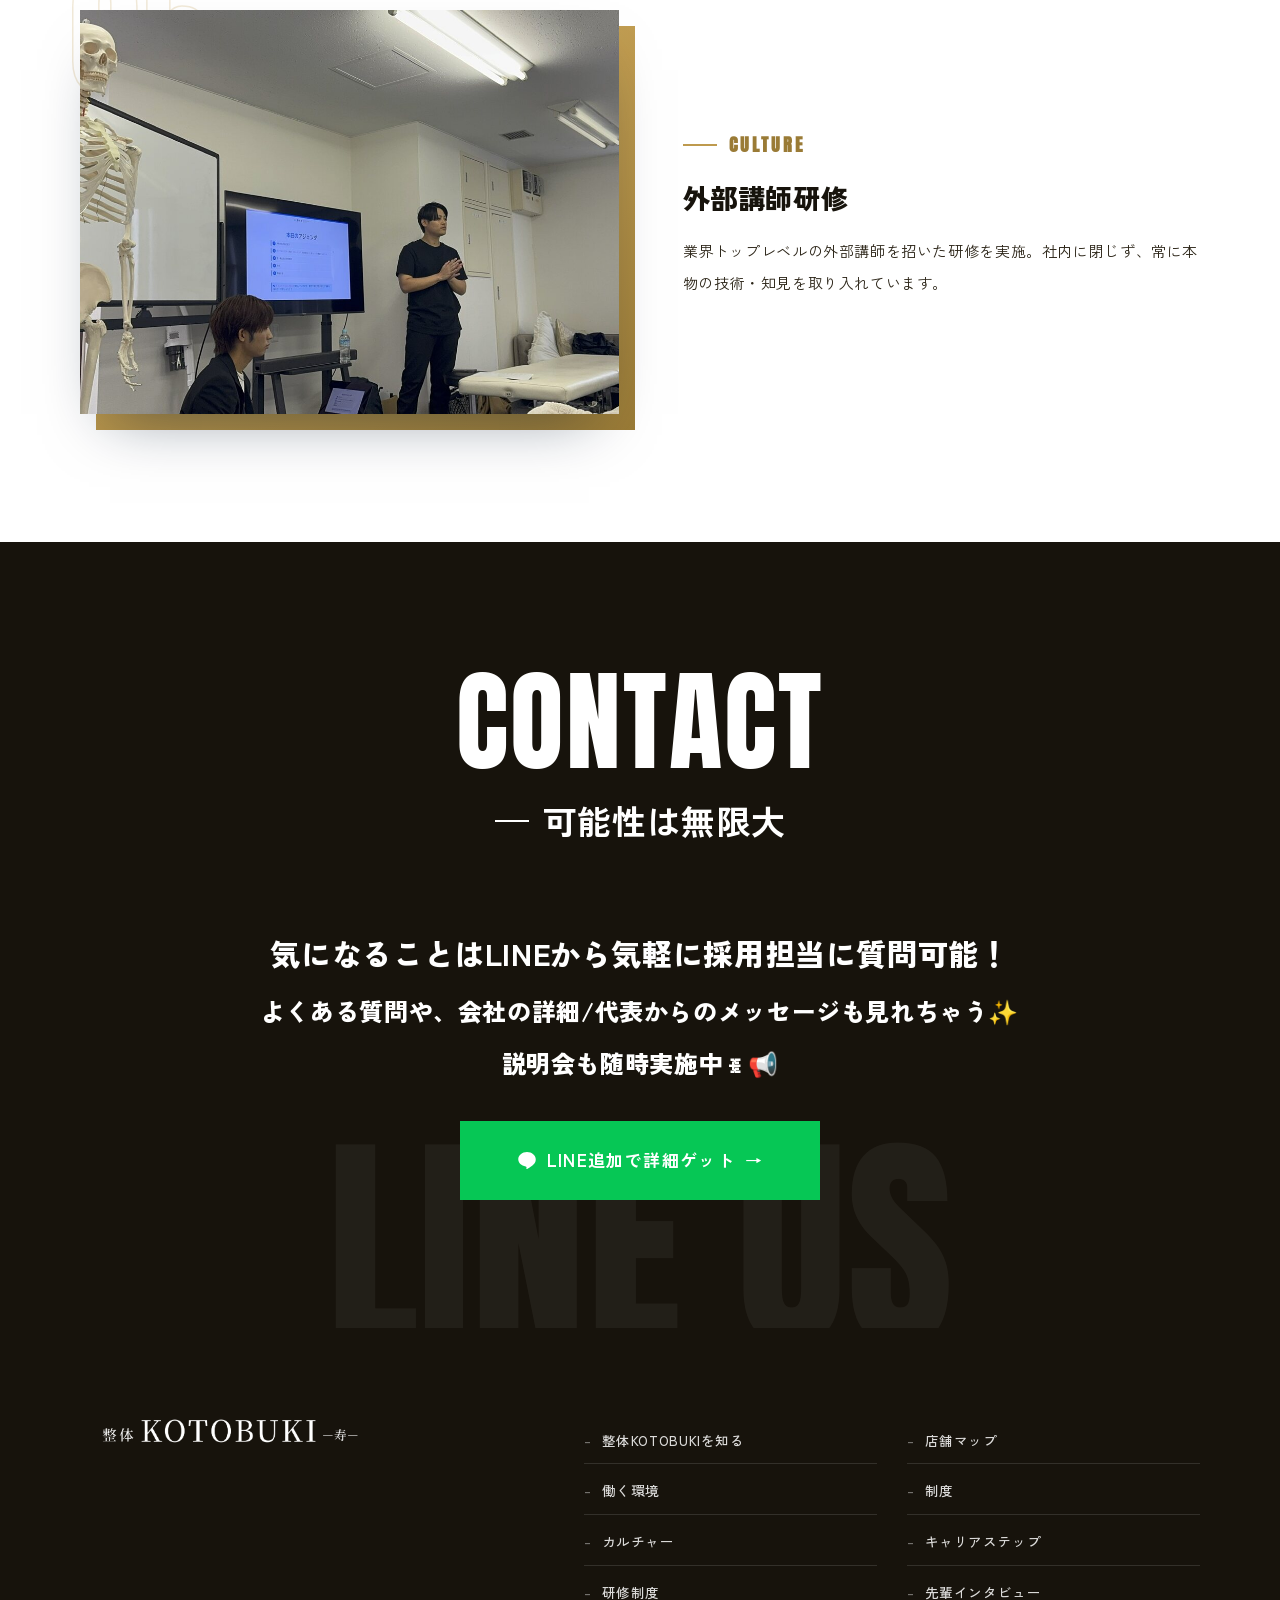
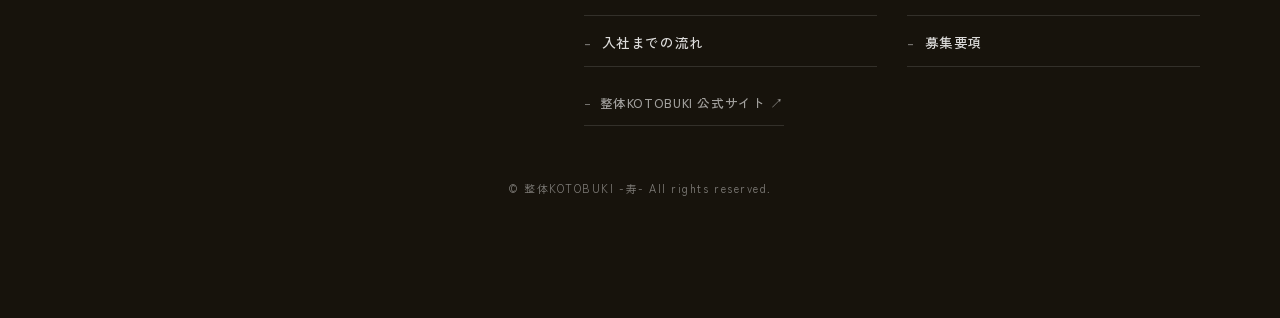
<file: culture.html>
<!DOCTYPE html>
<html lang="ja">
<head>
<meta charset="UTF-8">
<meta name="viewport" content="width=device-width, initial-scale=1.0">
<!-- Google Tag Manager -->
<script async src="https://www.googletagmanager.com/gtm.js?id=GTM-M3ZTGMVQ"></script>
<script>
  window.dataLayer = window.dataLayer || [];
  function gtag(){dataLayer.push(arguments);}
  gtag('js', new Date());
</script>
<!-- End Google Tag Manager -->
<title>カルチャー｜整体KOTOBUKI 採用サイト</title>
<!-- OGP（SNSでリンクを貼った時の表示） -->
<meta property="og:type" content="website">
<meta property="og:site_name" content="整体KOTOBUKI 採用サイト">
<meta property="og:title" content="カルチャー｜整体KOTOBUKI 採用サイト">
<meta property="og:description" content="予防医学を浸透させ、人生100年時代を本物に。保険診療で培った経験を、根本改善を目指す自費診療のキャリアへ。">
<meta property="og:url" content="https://kotobuki-recruit.netlify.app/culture.html">
<meta property="og:image" content="https://kotobuki-recruit.netlify.app/assets/img/ogp.jpg">
<meta property="og:image:width" content="1200">
<meta property="og:image:height" content="630">
<meta property="og:locale" content="ja_JP">
<meta name="twitter:card" content="summary_large_image">
<meta name="twitter:title" content="カルチャー｜整体KOTOBUKI 採用サイト">
<meta name="twitter:description" content="予防医学を浸透させ、人生100年時代を本物に。保険診療で培った経験を、根本改善を目指す自費診療のキャリアへ。">
<meta name="twitter:image" content="https://kotobuki-recruit.netlify.app/assets/img/ogp.jpg">
<meta name="description" content="予防医学を浸透させ、人生100年時代を本物に。保険診療で培った経験を、根本改善を目指す自費診療のキャリアへ。">
<link rel="preconnect" href="https://fonts.googleapis.com">
<link rel="preconnect" href="https://fonts.gstatic.com" crossorigin>
<link href="https://fonts.googleapis.com/css2?family=Anton&family=Noto+Sans+JP:wght@400;500;700;900&family=Zen+Kaku+Gothic+New:wght@500;700;900&display=swap" rel="stylesheet">
<link rel="stylesheet" href="css/style.css">
</head>
<body data-page="culture">

<main id="culture-page"></main>

<script src="js/config.js"></script>
<script src="js/main.js"></script>
</body>
</html>
</file>
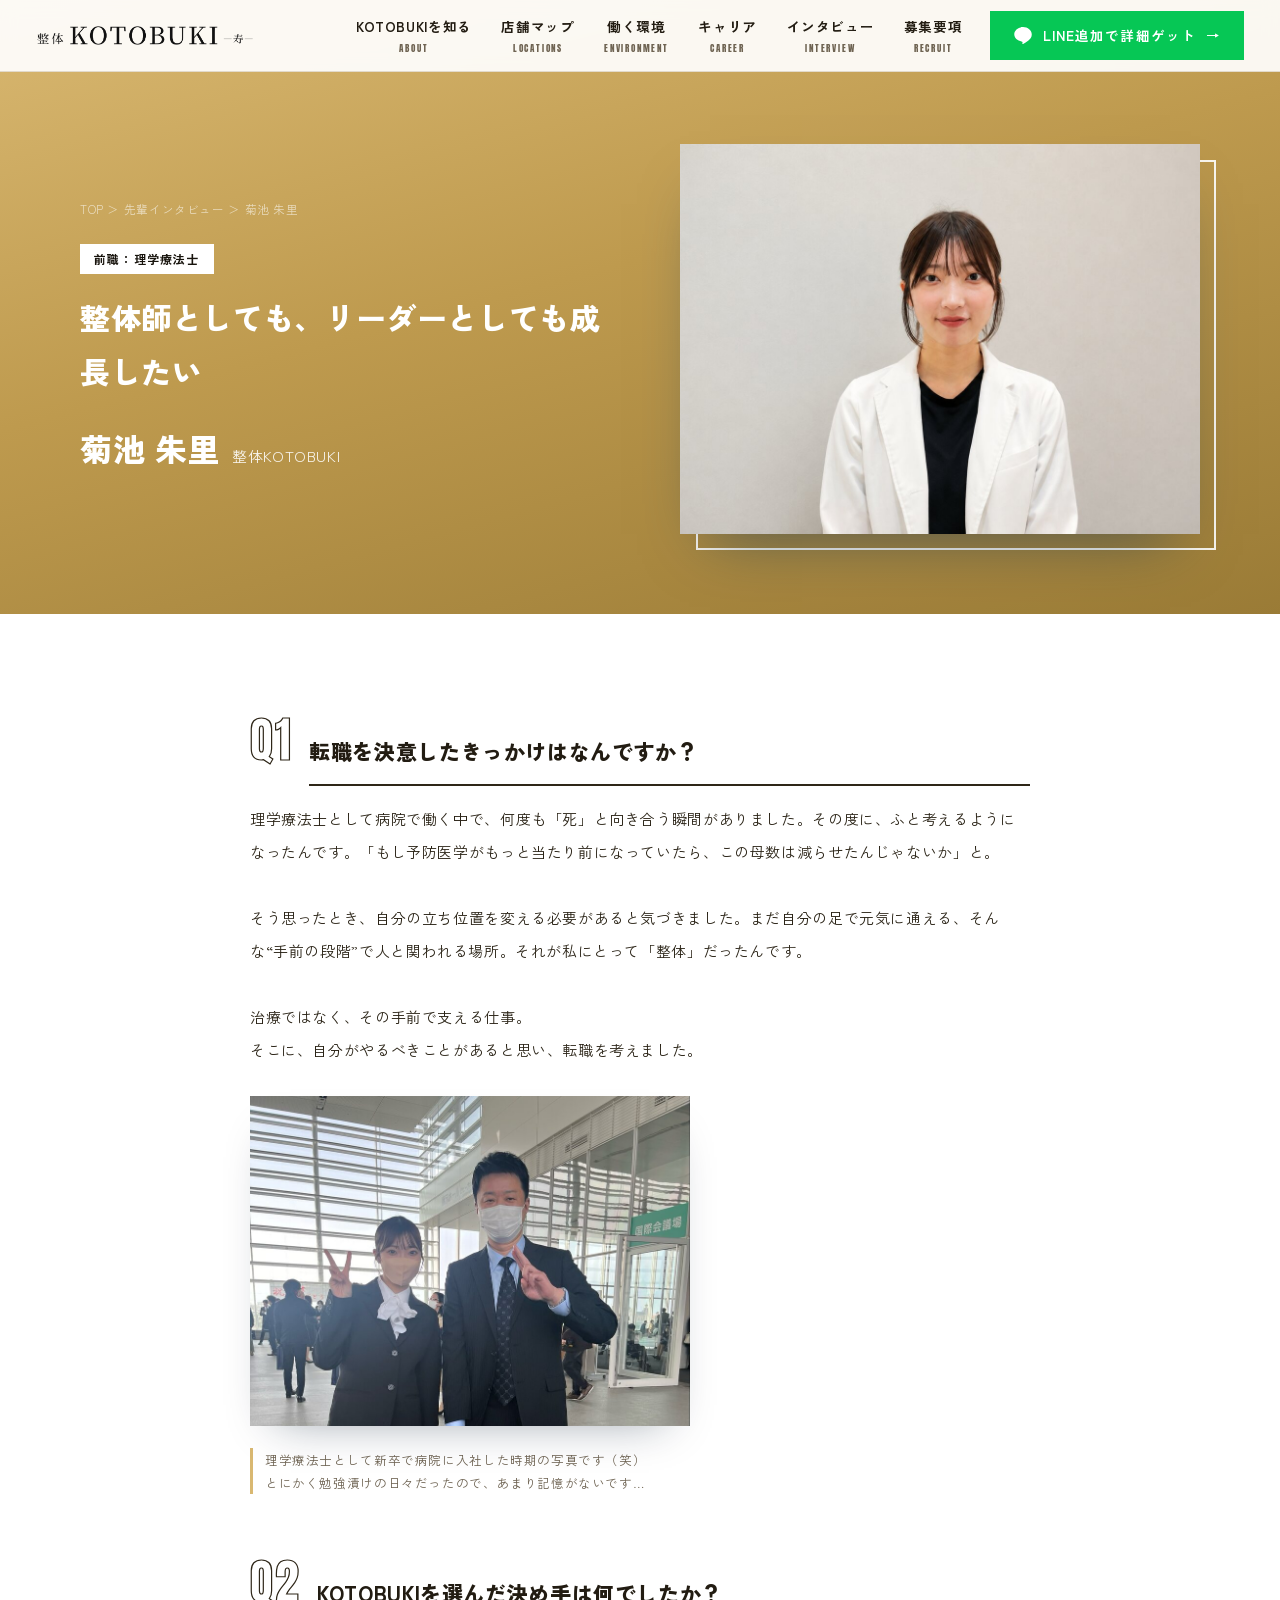
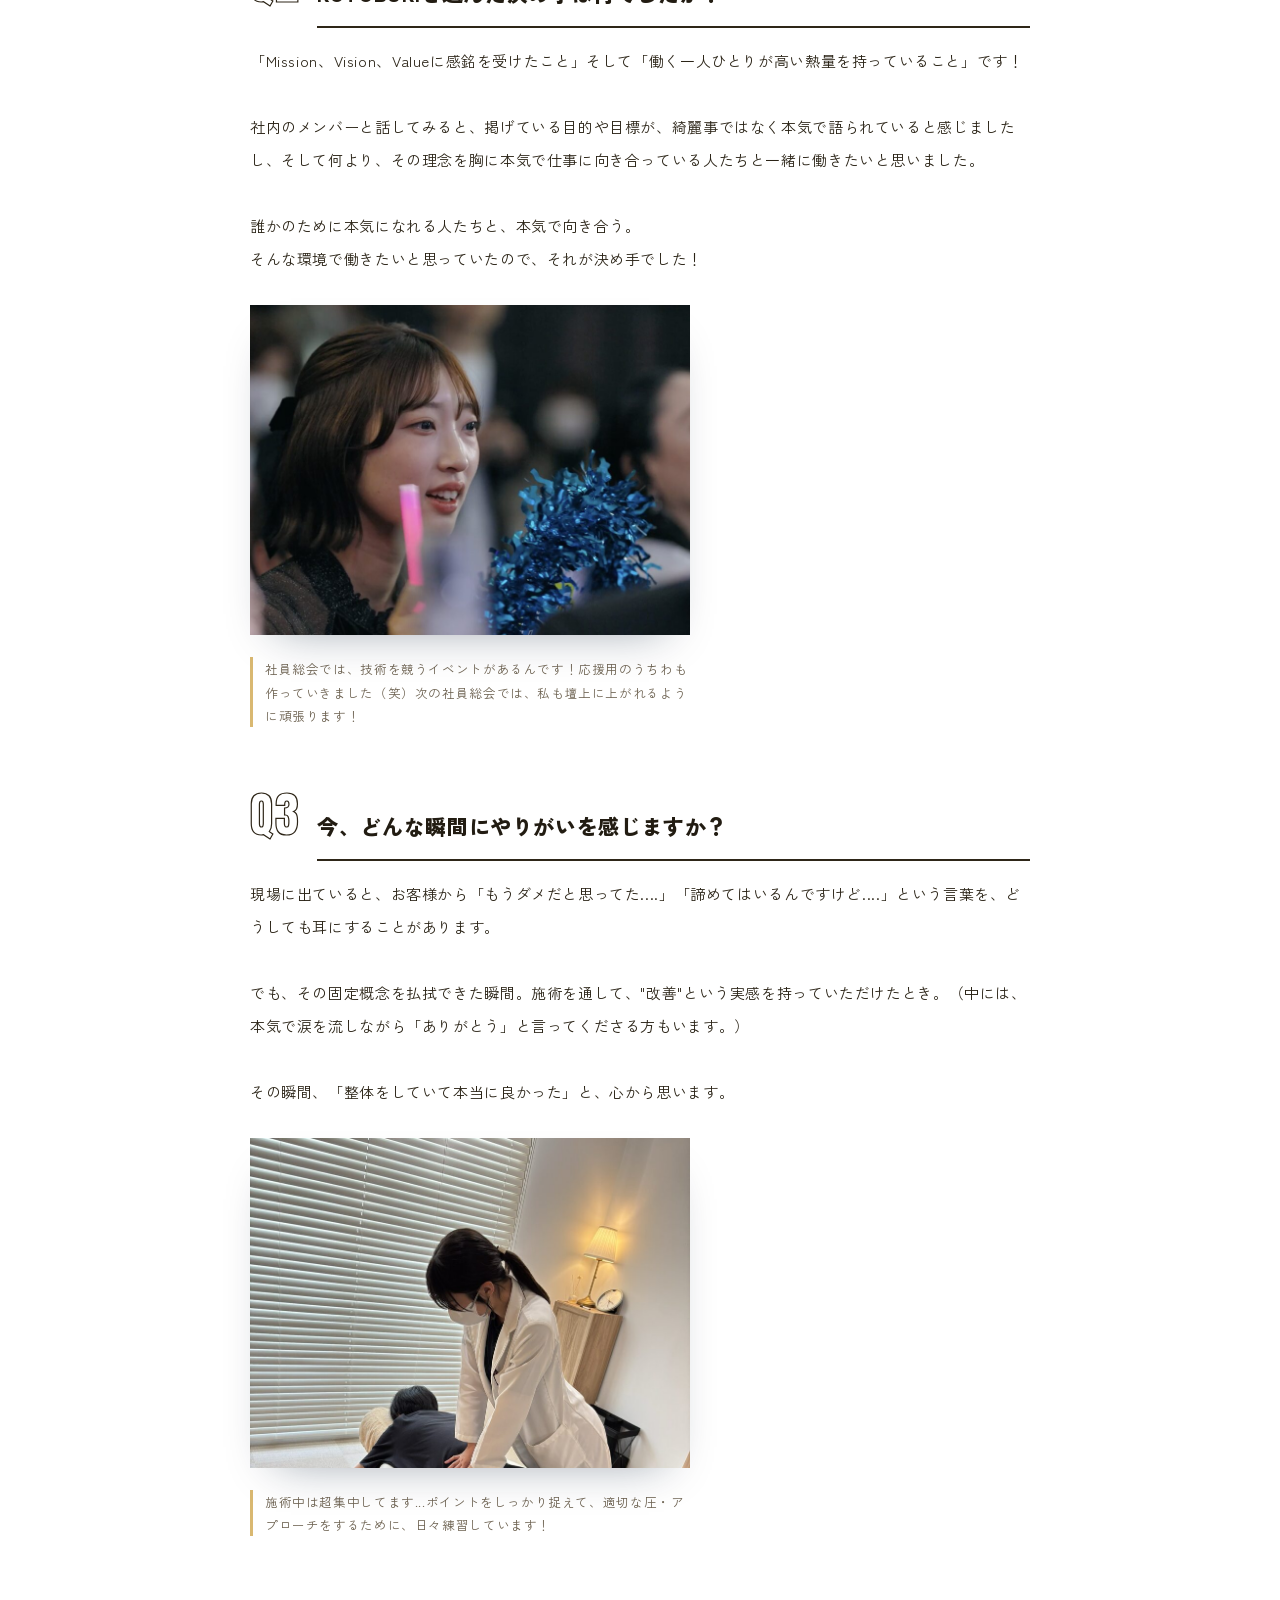
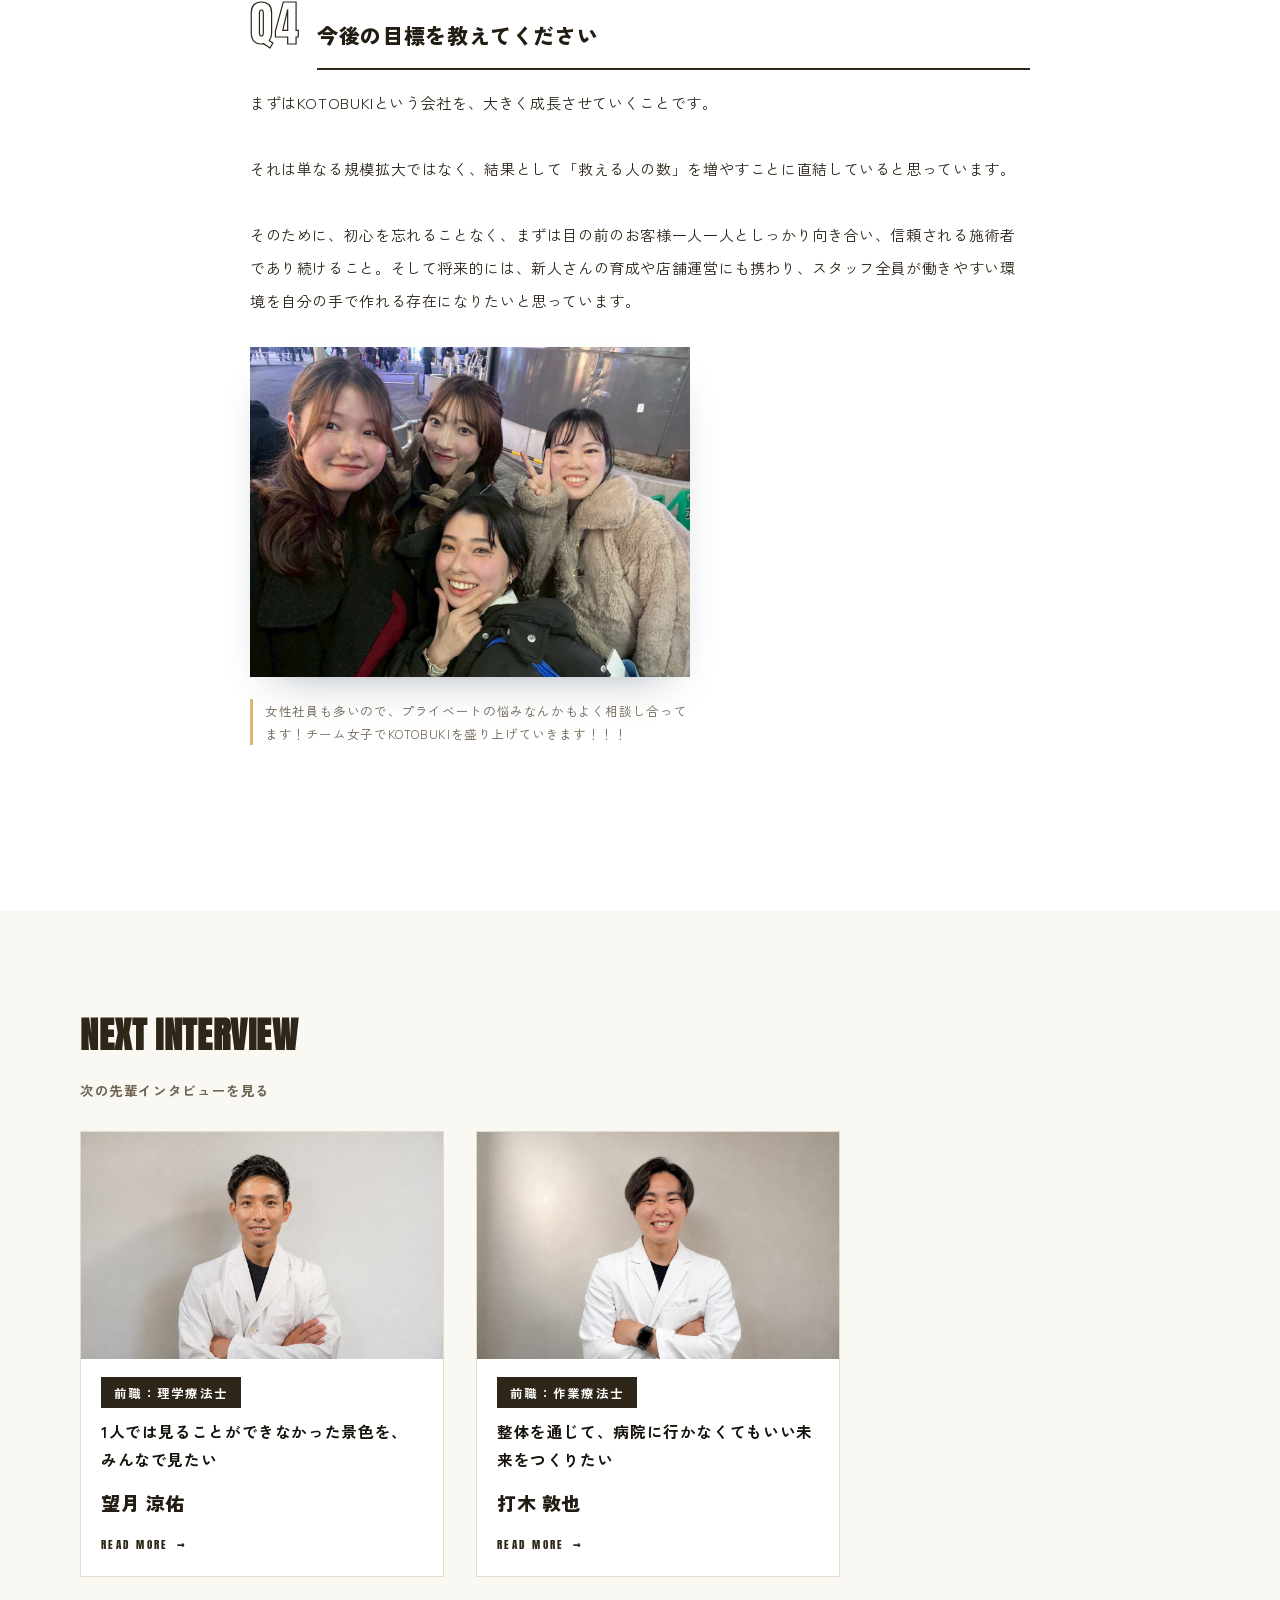
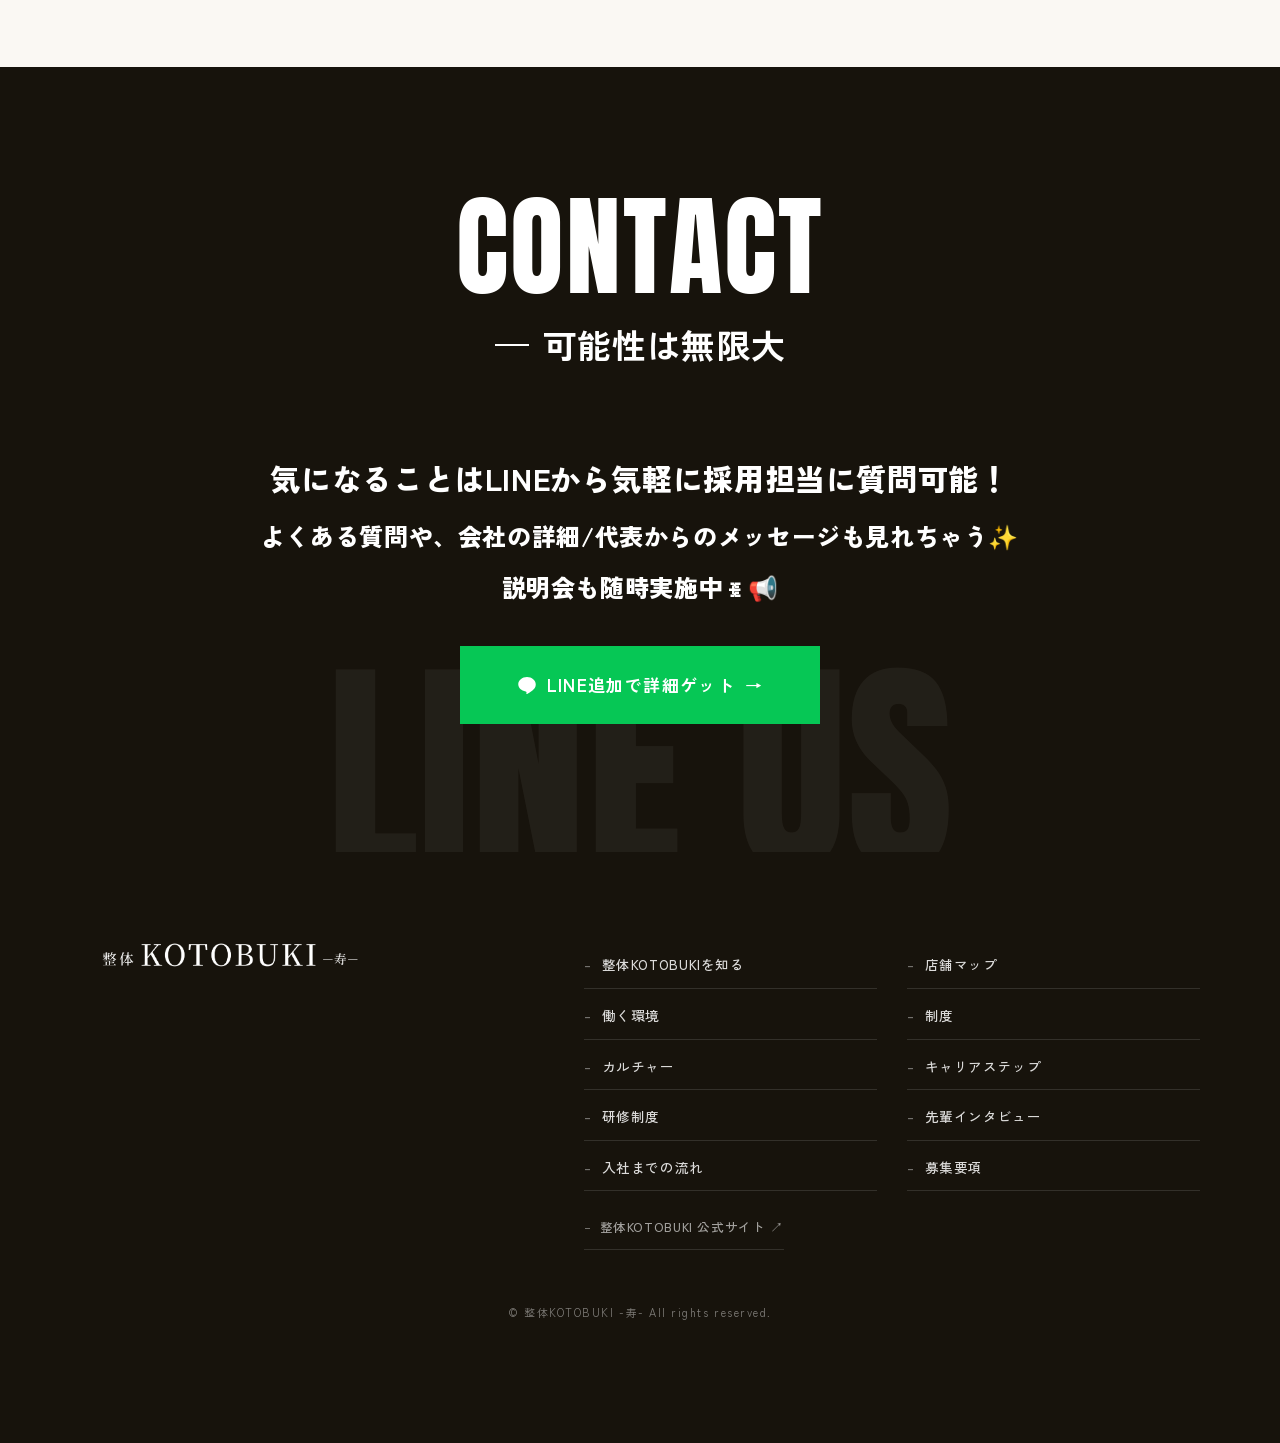
<file: interview-kikuchi.html>
<!DOCTYPE html>
<html lang="ja">
<head>
<meta charset="UTF-8">
<meta name="viewport" content="width=device-width, initial-scale=1.0">
<!-- Google Tag Manager -->
<script async src="https://www.googletagmanager.com/gtm.js?id=GTM-M3ZTGMVQ"></script>
<script>
  window.dataLayer = window.dataLayer || [];
  function gtag(){dataLayer.push(arguments);}
  gtag('js', new Date());
</script>
<!-- End Google Tag Manager -->
<title>菊池 朱里｜先輩インタビュー｜整体KOTOBUKI 採用サイト</title>
<!-- OGP（SNSでリンクを貼った時の表示） -->
<meta property="og:type" content="website">
<meta property="og:site_name" content="整体KOTOBUKI 採用サイト">
<meta property="og:title" content="菊池 朱里｜先輩インタビュー｜整体KOTOBUKI 採用サイト">
<meta property="og:description" content="予防医学を浸透させ、人生100年時代を本物に。保険診療で培った経験を、根本改善を目指す自費診療のキャリアへ。">
<meta property="og:url" content="https://kotobuki-recruit.netlify.app/interview-kikuchi.html">
<meta property="og:image" content="https://kotobuki-recruit.netlify.app/assets/img/ogp.jpg">
<meta property="og:image:width" content="1200">
<meta property="og:image:height" content="630">
<meta property="og:locale" content="ja_JP">
<meta name="twitter:card" content="summary_large_image">
<meta name="twitter:title" content="菊池 朱里｜先輩インタビュー｜整体KOTOBUKI 採用サイト">
<meta name="twitter:description" content="予防医学を浸透させ、人生100年時代を本物に。保険診療で培った経験を、根本改善を目指す自費診療のキャリアへ。">
<meta name="twitter:image" content="https://kotobuki-recruit.netlify.app/assets/img/ogp.jpg">
<meta name="description" content="予防医学を浸透させ、人生100年時代を本物に。保険診療で培った経験を、根本改善を目指す自費診療のキャリアへ。">
<link rel="preconnect" href="https://fonts.googleapis.com">
<link rel="preconnect" href="https://fonts.gstatic.com" crossorigin>
<link href="https://fonts.googleapis.com/css2?family=Anton&family=Noto+Sans+JP:wght@400;500;700;900&family=Zen+Kaku+Gothic+New:wght@500;700;900&display=swap" rel="stylesheet">
<link rel="stylesheet" href="css/style.css">
</head>
<body data-page="interview" data-person="kikuchi">

<main id="iv-page"></main>

<script src="js/config.js"></script>
<script src="js/main.js"></script>
</body>
</html>
</file>
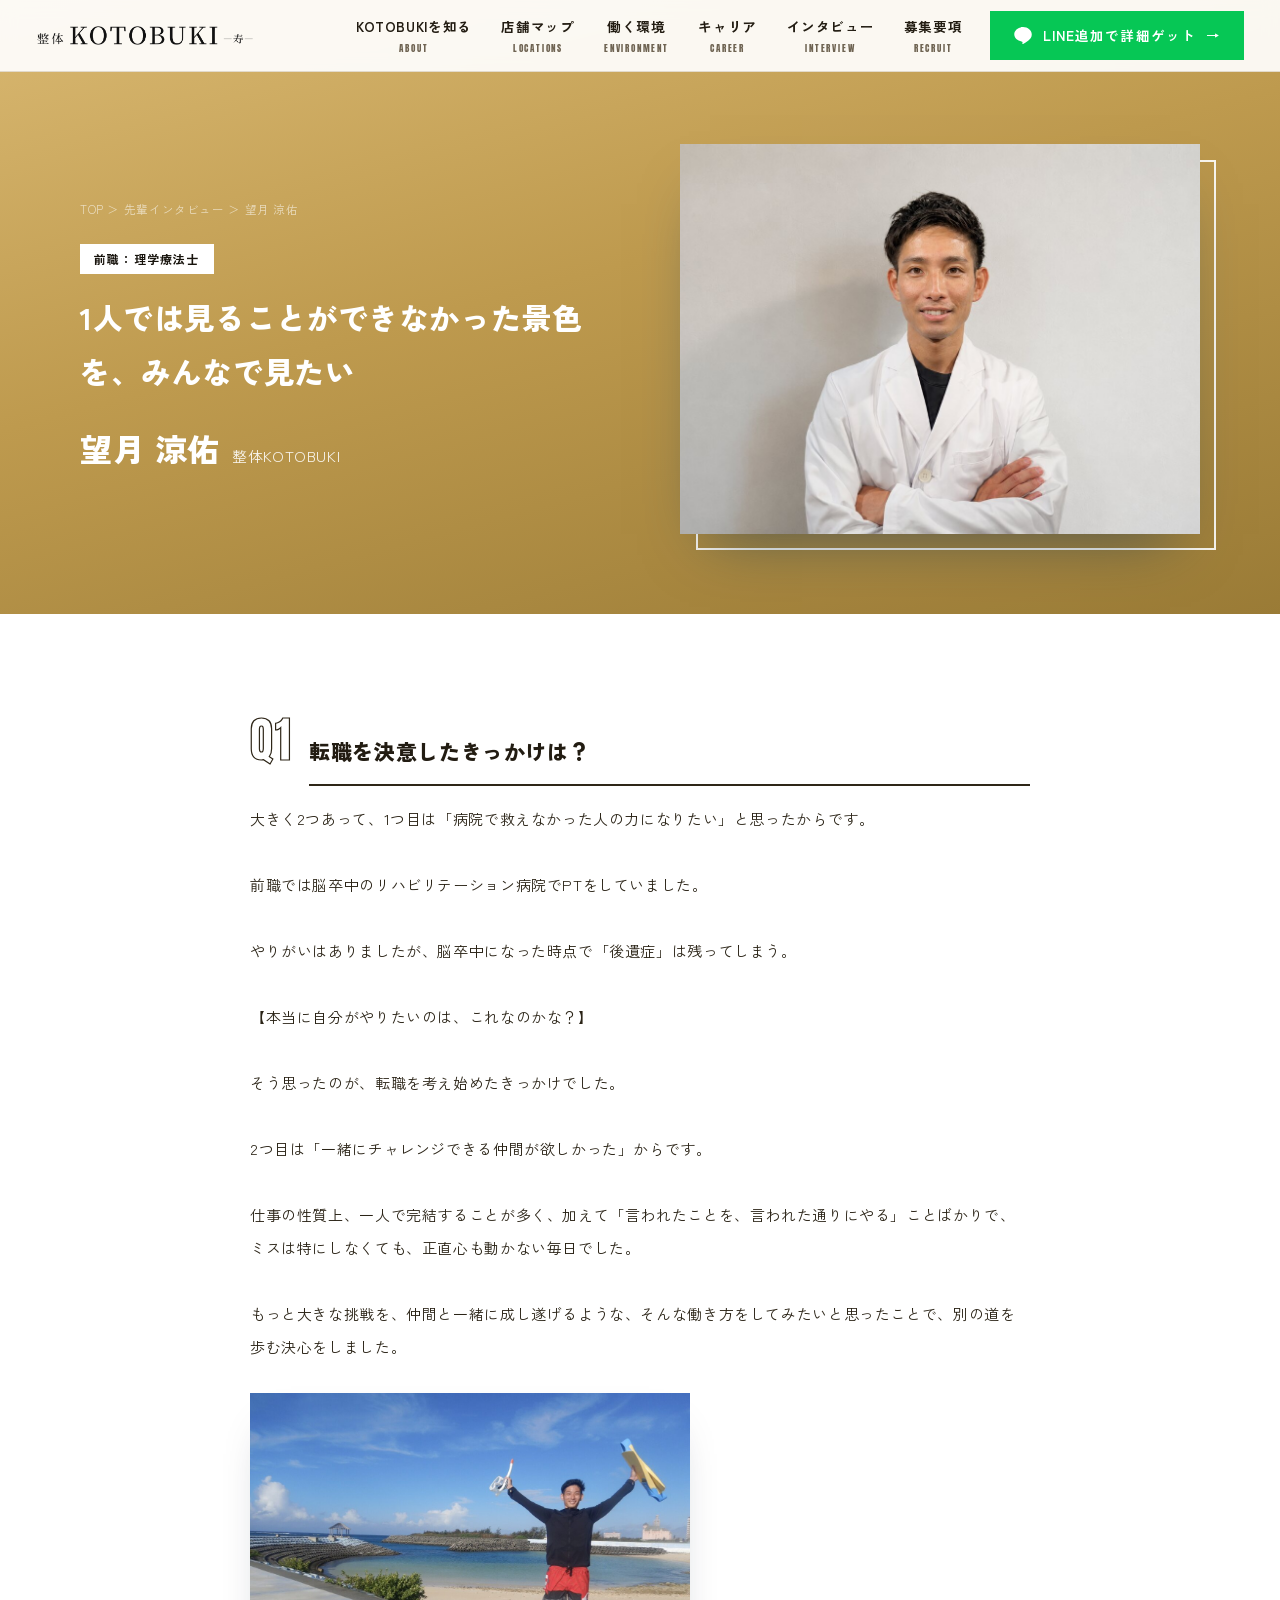
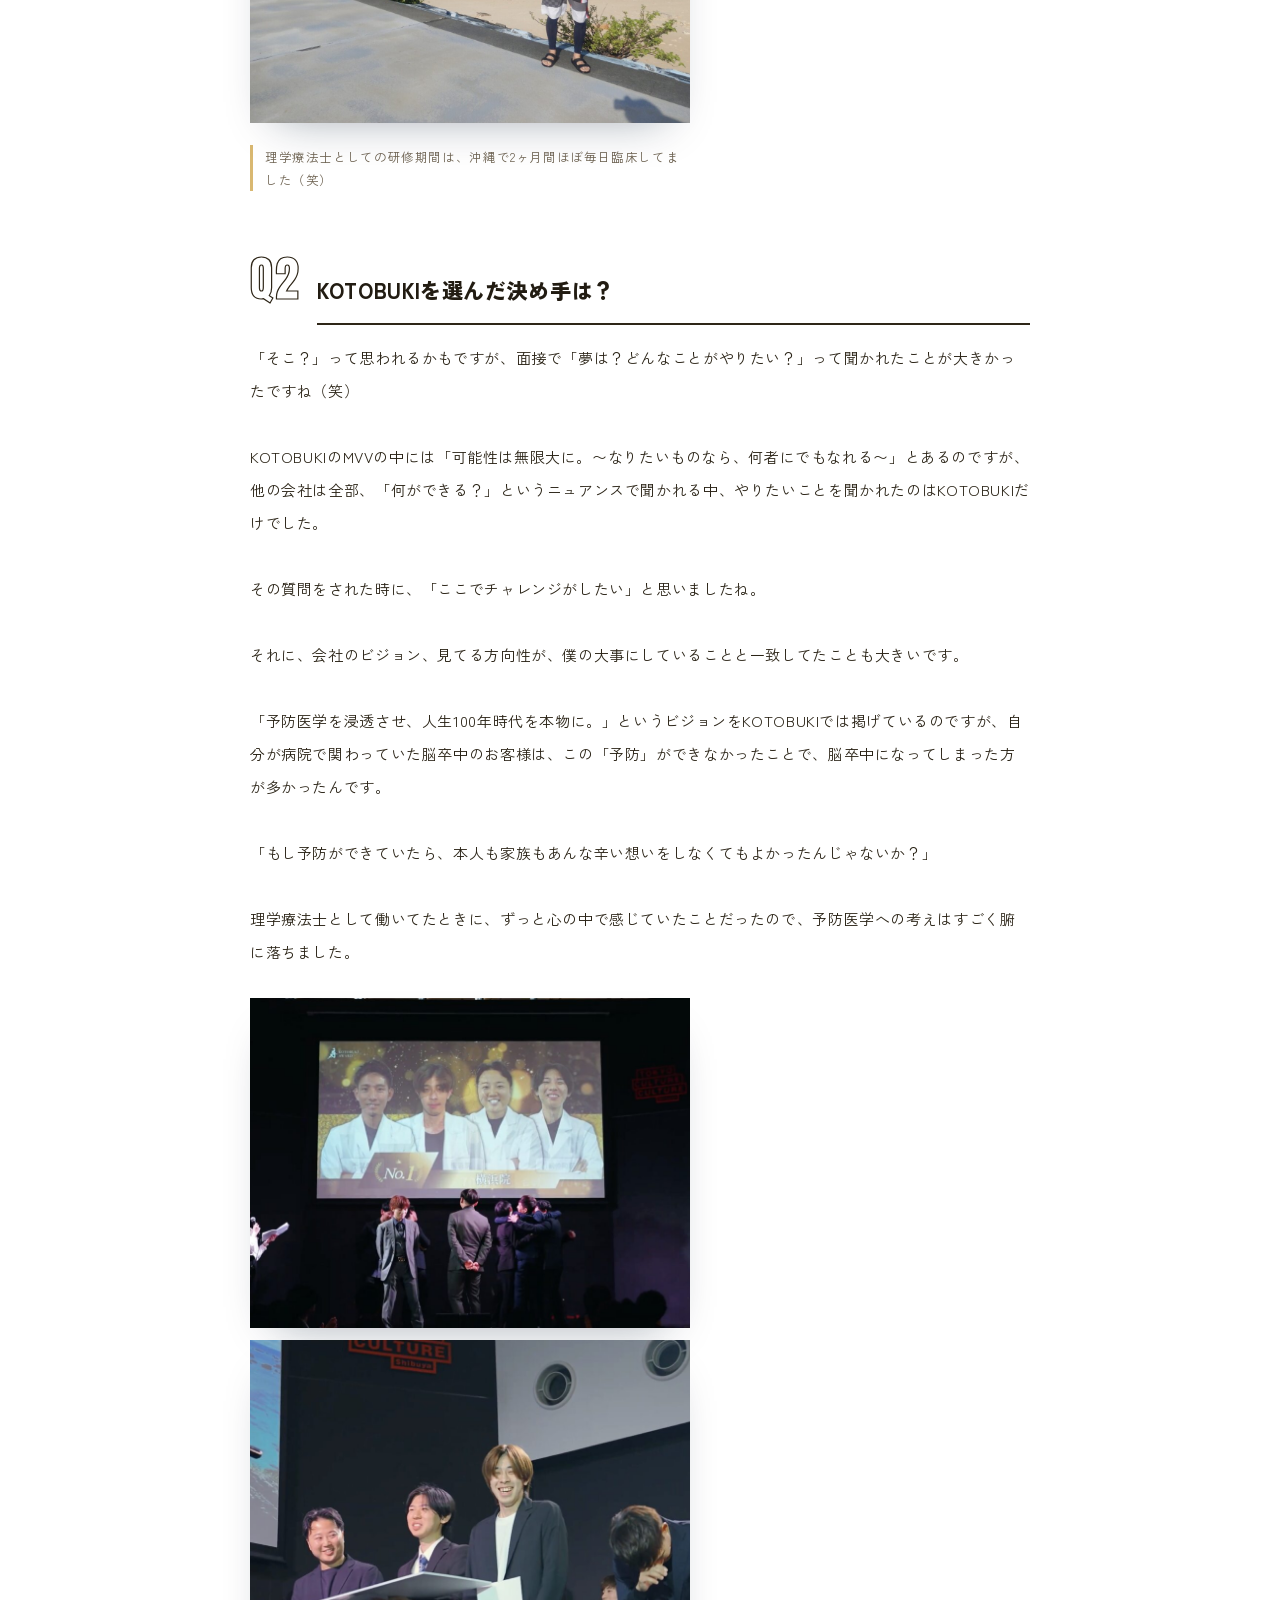
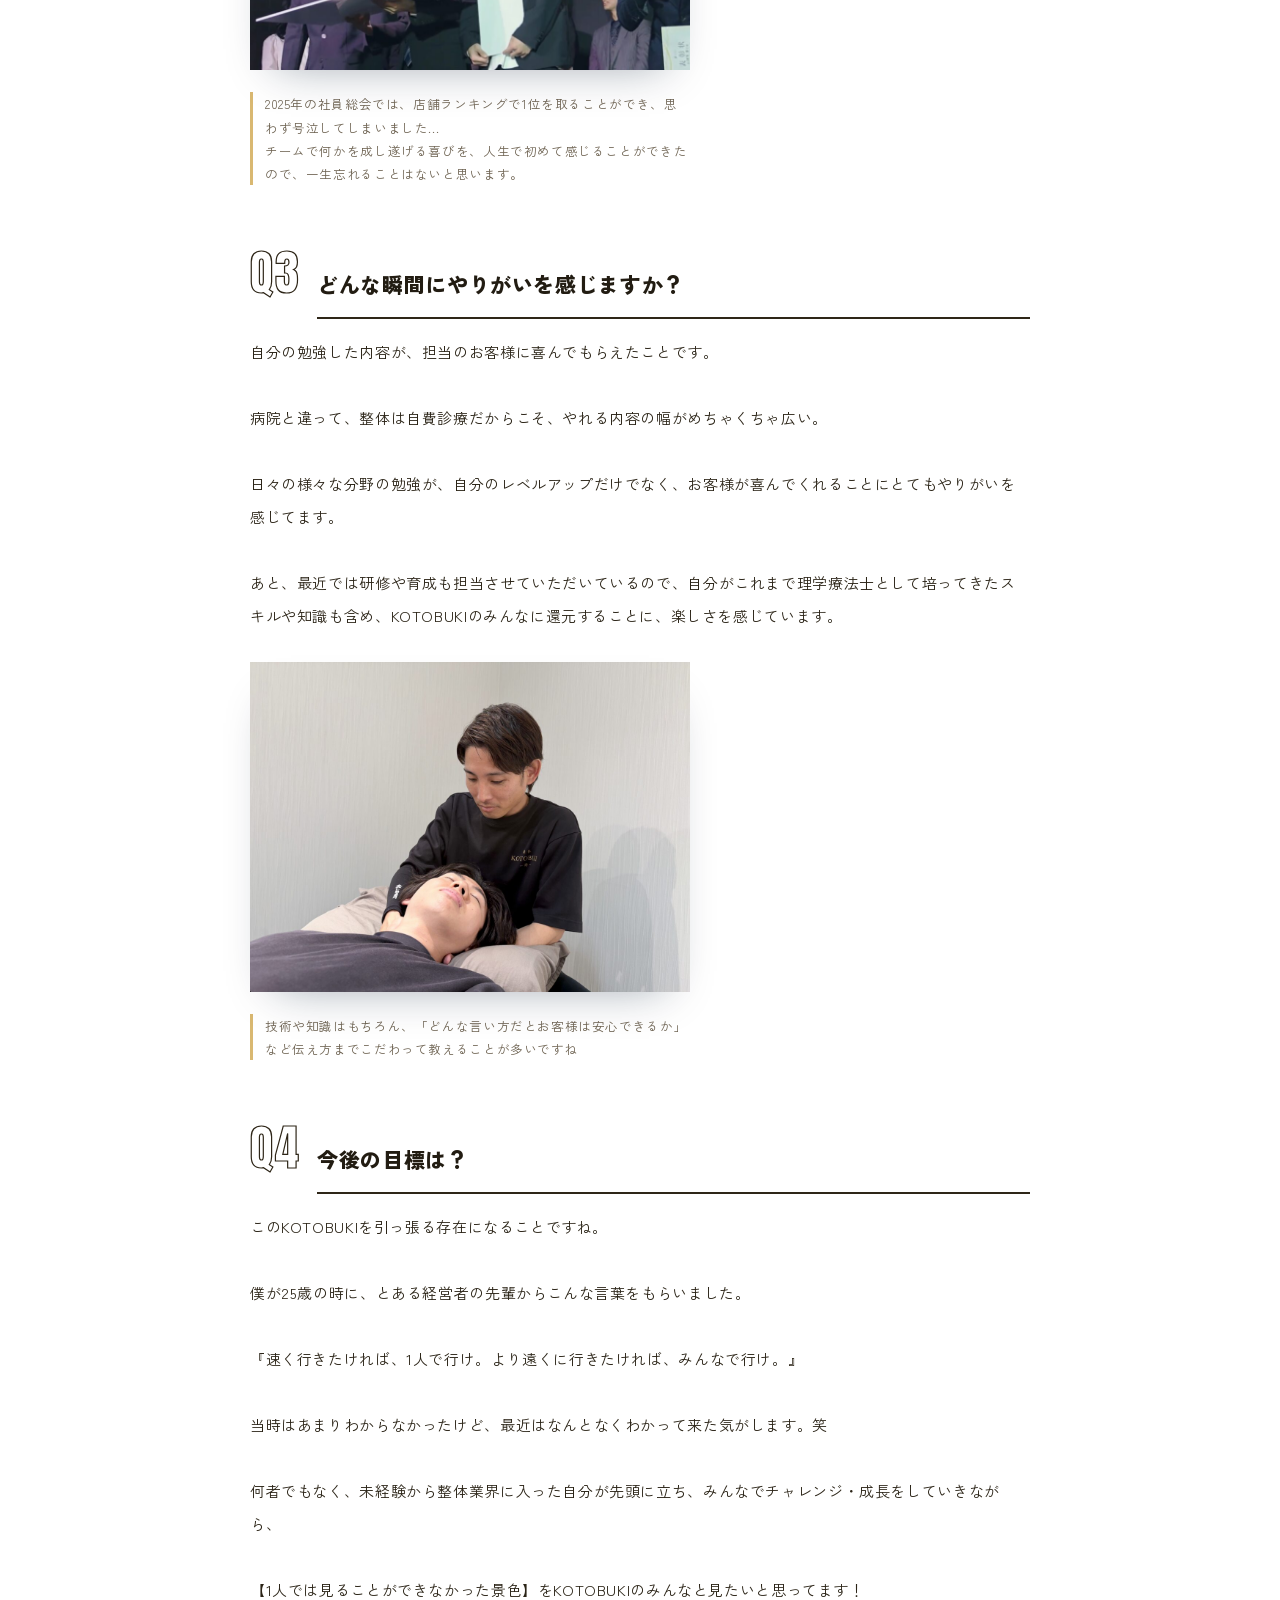
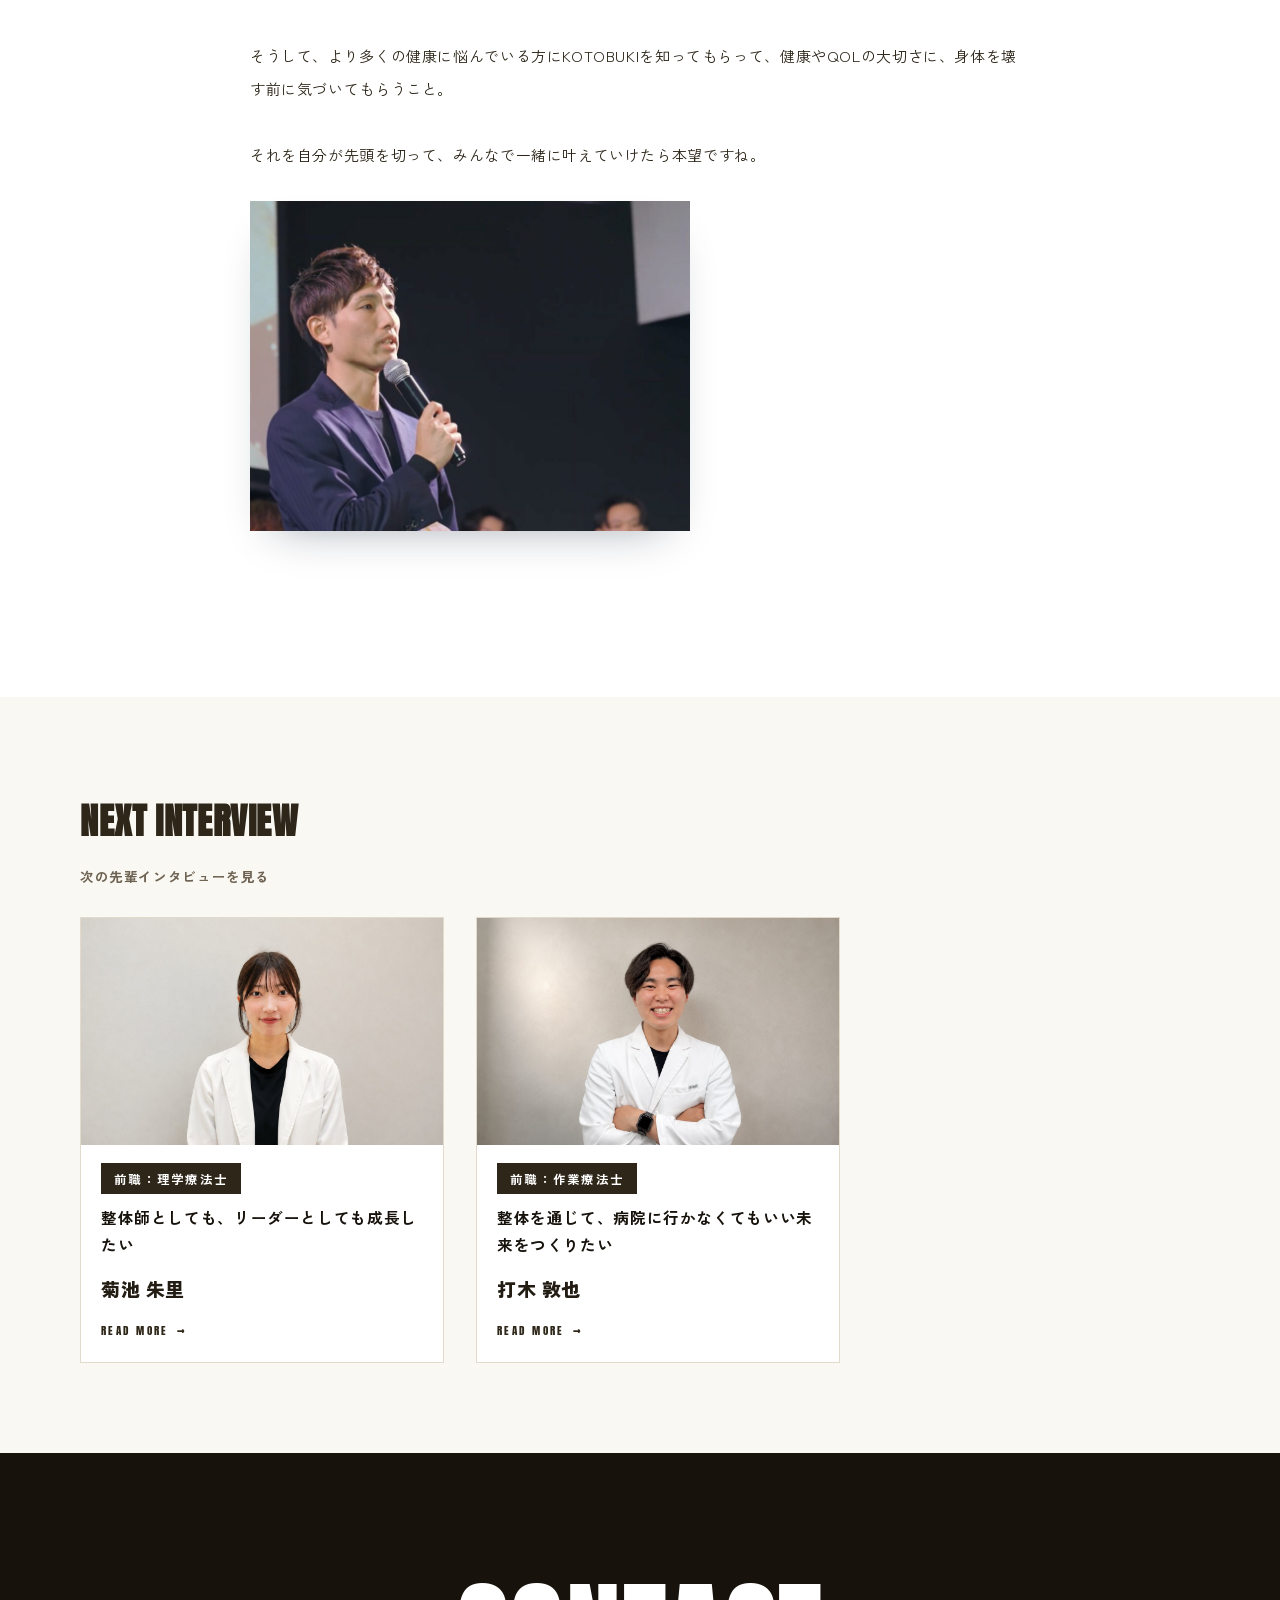
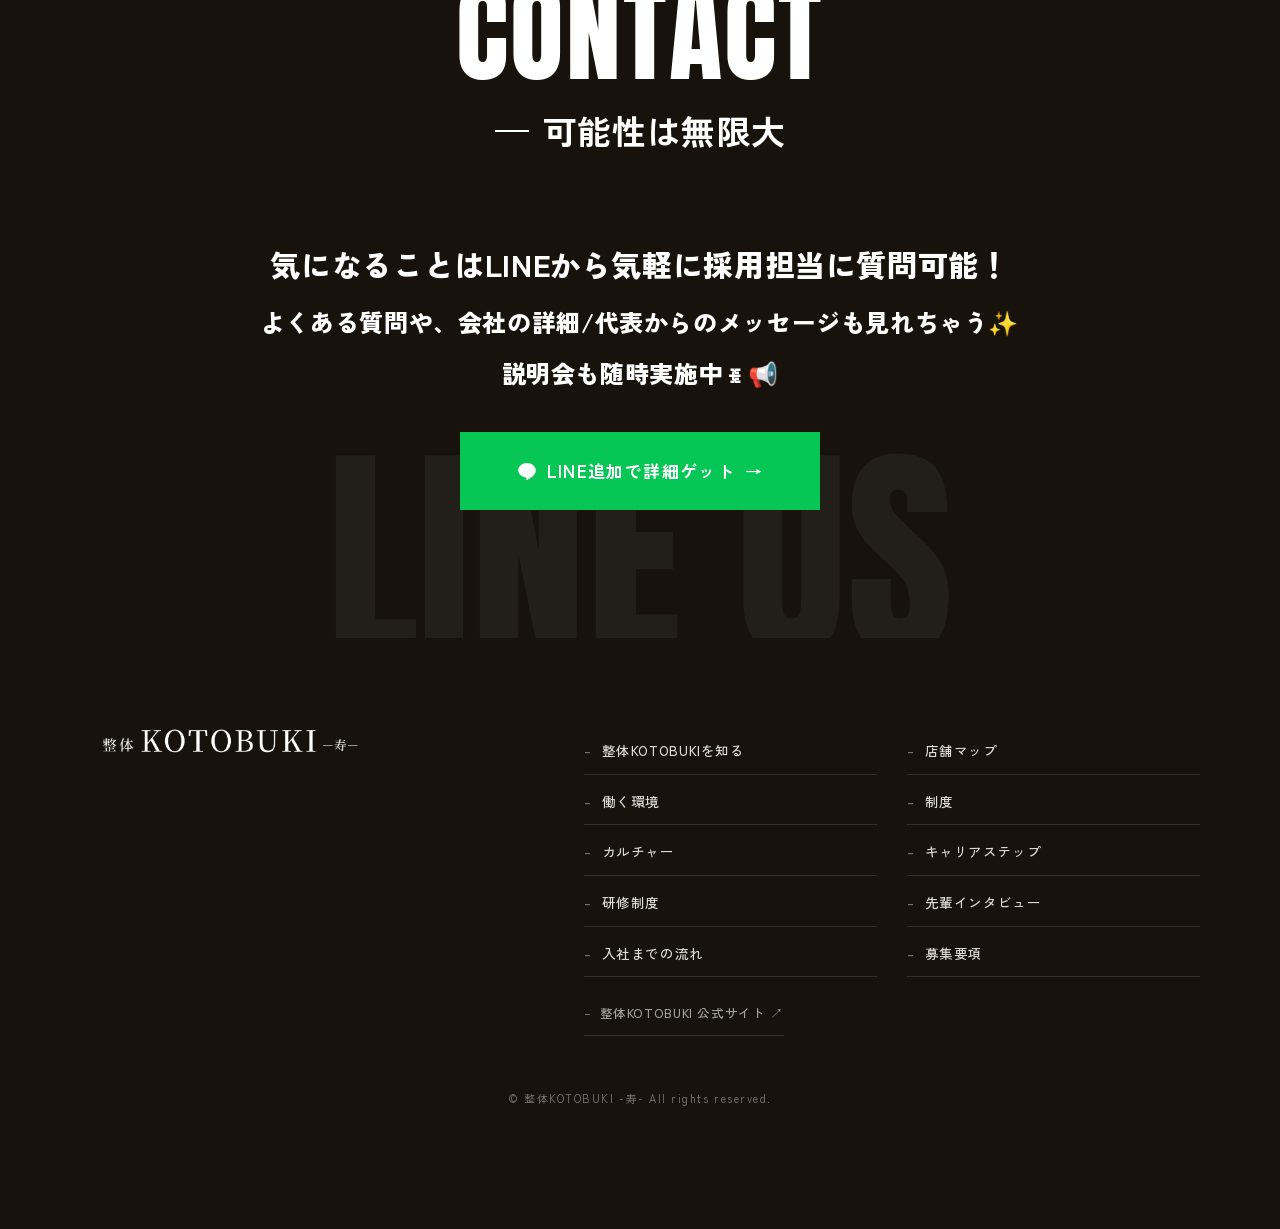
<file: interview-mochizuki.html>
<!DOCTYPE html>
<html lang="ja">
<head>
<meta charset="UTF-8">
<meta name="viewport" content="width=device-width, initial-scale=1.0">
<!-- Google Tag Manager -->
<script async src="https://www.googletagmanager.com/gtm.js?id=GTM-M3ZTGMVQ"></script>
<script>
  window.dataLayer = window.dataLayer || [];
  function gtag(){dataLayer.push(arguments);}
  gtag('js', new Date());
</script>
<!-- End Google Tag Manager -->
<title>望月 涼佑｜先輩インタビュー｜整体KOTOBUKI 採用サイト</title>
<!-- OGP（SNSでリンクを貼った時の表示） -->
<meta property="og:type" content="website">
<meta property="og:site_name" content="整体KOTOBUKI 採用サイト">
<meta property="og:title" content="望月 涼佑｜先輩インタビュー｜整体KOTOBUKI 採用サイト">
<meta property="og:description" content="予防医学を浸透させ、人生100年時代を本物に。保険診療で培った経験を、根本改善を目指す自費診療のキャリアへ。">
<meta property="og:url" content="https://kotobuki-recruit.netlify.app/interview-mochizuki.html">
<meta property="og:image" content="https://kotobuki-recruit.netlify.app/assets/img/ogp.jpg">
<meta property="og:image:width" content="1200">
<meta property="og:image:height" content="630">
<meta property="og:locale" content="ja_JP">
<meta name="twitter:card" content="summary_large_image">
<meta name="twitter:title" content="望月 涼佑｜先輩インタビュー｜整体KOTOBUKI 採用サイト">
<meta name="twitter:description" content="予防医学を浸透させ、人生100年時代を本物に。保険診療で培った経験を、根本改善を目指す自費診療のキャリアへ。">
<meta name="twitter:image" content="https://kotobuki-recruit.netlify.app/assets/img/ogp.jpg">
<meta name="description" content="予防医学を浸透させ、人生100年時代を本物に。保険診療で培った経験を、根本改善を目指す自費診療のキャリアへ。">
<link rel="preconnect" href="https://fonts.googleapis.com">
<link rel="preconnect" href="https://fonts.gstatic.com" crossorigin>
<link href="https://fonts.googleapis.com/css2?family=Anton&family=Noto+Sans+JP:wght@400;500;700;900&family=Zen+Kaku+Gothic+New:wght@500;700;900&display=swap" rel="stylesheet">
<link rel="stylesheet" href="css/style.css">
</head>
<body data-page="interview" data-person="mochizuki">

<main id="iv-page"></main>

<script src="js/config.js"></script>
<script src="js/main.js"></script>
</body>
</html>
</file>
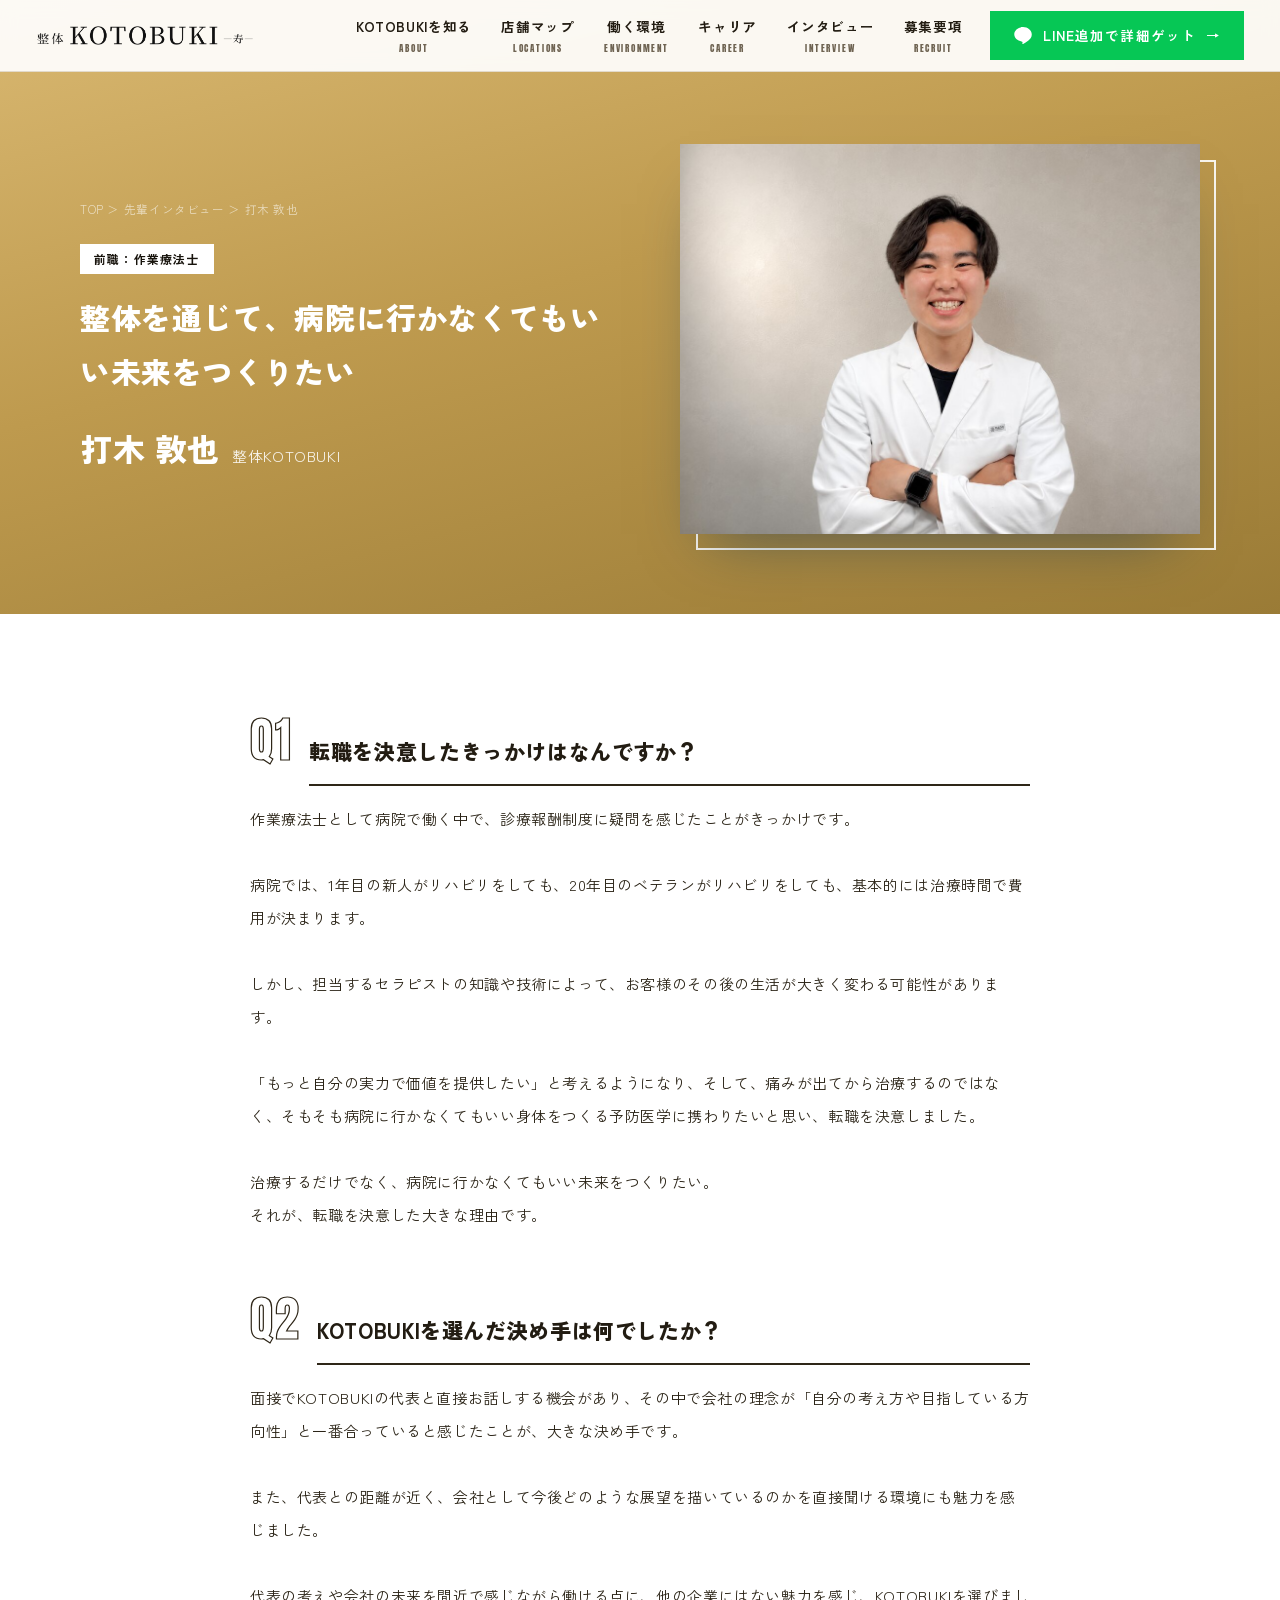
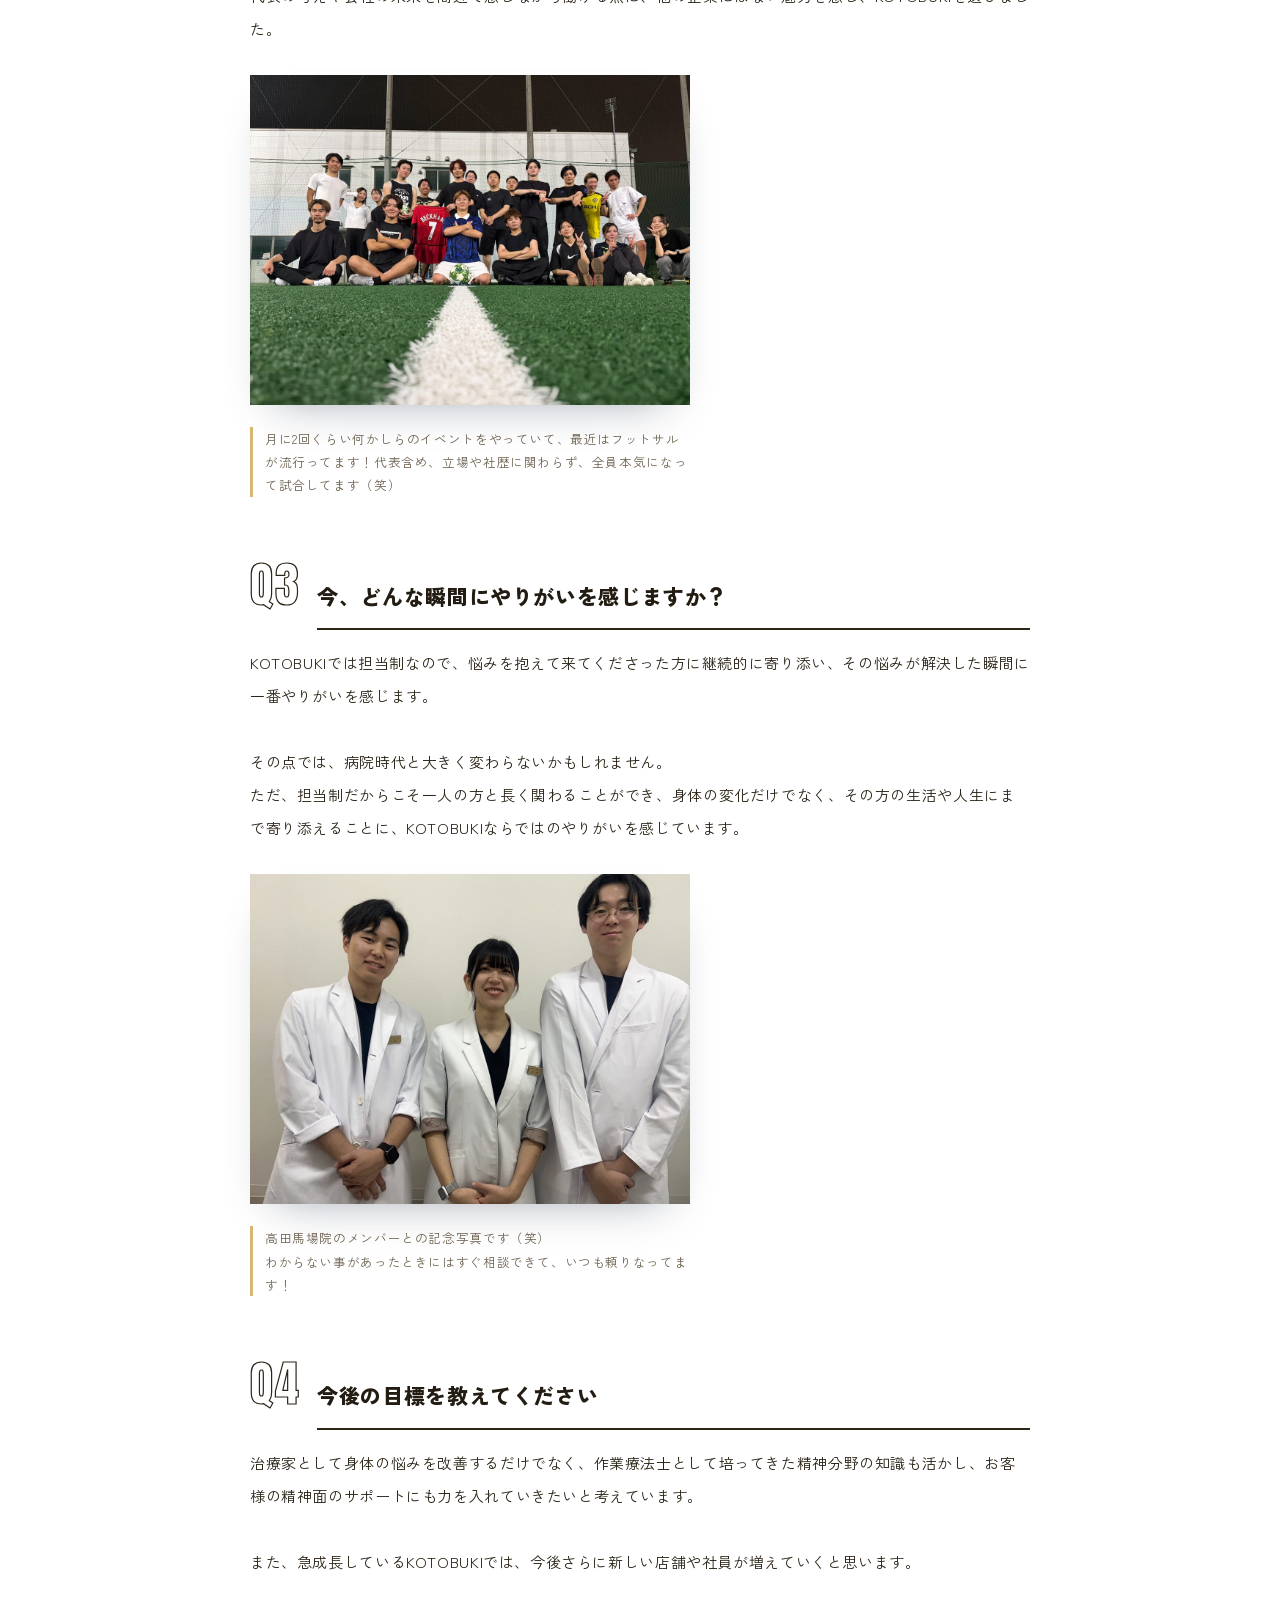
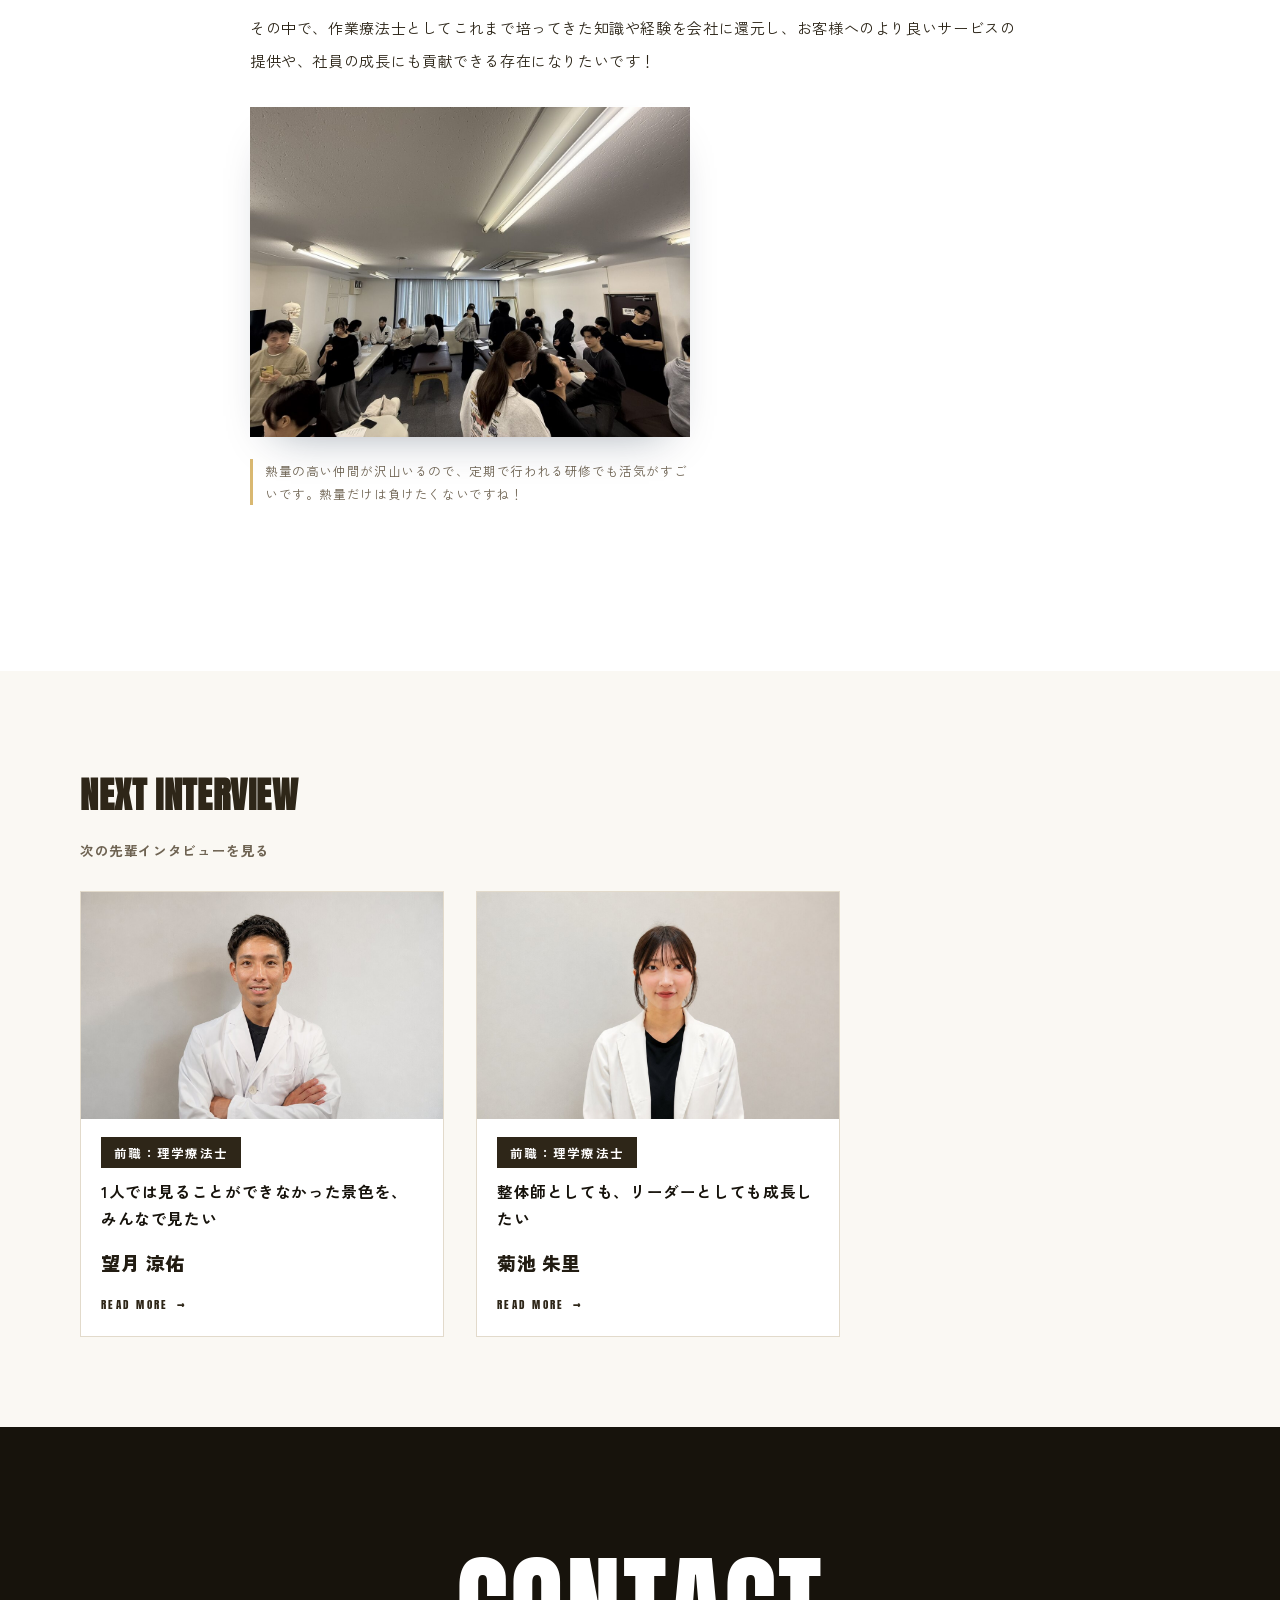
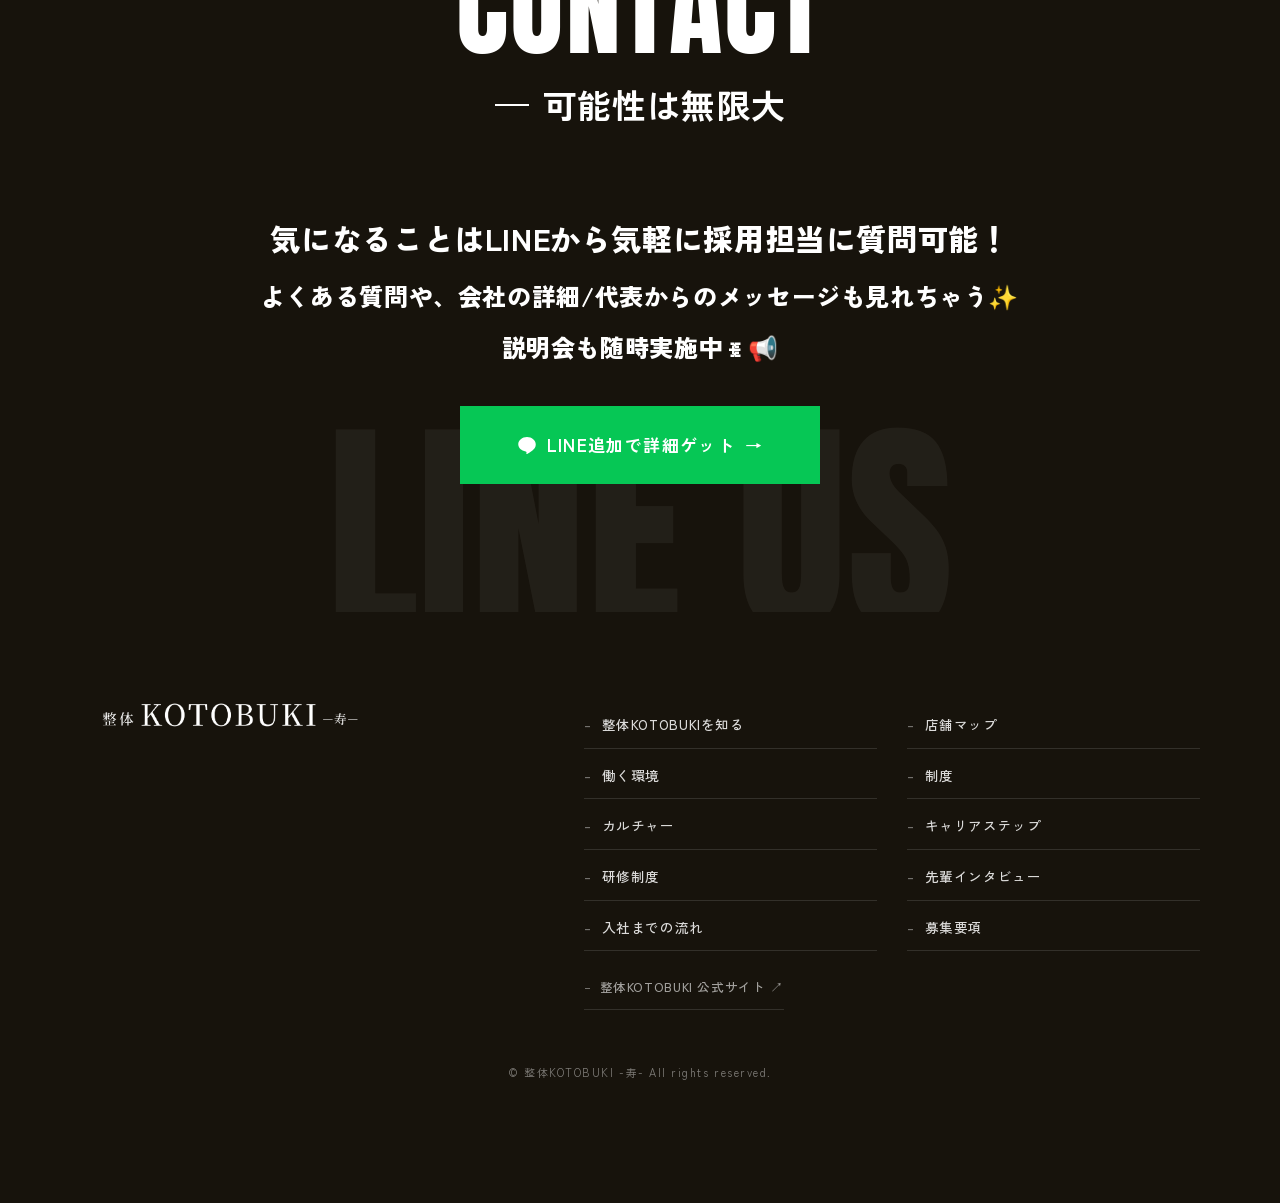
<file: interview-utsugi.html>
<!DOCTYPE html>
<html lang="ja">
<head>
<meta charset="UTF-8">
<meta name="viewport" content="width=device-width, initial-scale=1.0">
<!-- Google Tag Manager -->
<script async src="https://www.googletagmanager.com/gtm.js?id=GTM-M3ZTGMVQ"></script>
<script>
  window.dataLayer = window.dataLayer || [];
  function gtag(){dataLayer.push(arguments);}
  gtag('js', new Date());
</script>
<!-- End Google Tag Manager -->
<title>打木 敦也｜先輩インタビュー｜整体KOTOBUKI 採用サイト</title>
<!-- OGP（SNSでリンクを貼った時の表示） -->
<meta property="og:type" content="website">
<meta property="og:site_name" content="整体KOTOBUKI 採用サイト">
<meta property="og:title" content="打木 敦也｜先輩インタビュー｜整体KOTOBUKI 採用サイト">
<meta property="og:description" content="予防医学を浸透させ、人生100年時代を本物に。保険診療で培った経験を、根本改善を目指す自費診療のキャリアへ。">
<meta property="og:url" content="https://kotobuki-recruit.netlify.app/interview-utsugi.html">
<meta property="og:image" content="https://kotobuki-recruit.netlify.app/assets/img/ogp.jpg">
<meta property="og:image:width" content="1200">
<meta property="og:image:height" content="630">
<meta property="og:locale" content="ja_JP">
<meta name="twitter:card" content="summary_large_image">
<meta name="twitter:title" content="打木 敦也｜先輩インタビュー｜整体KOTOBUKI 採用サイト">
<meta name="twitter:description" content="予防医学を浸透させ、人生100年時代を本物に。保険診療で培った経験を、根本改善を目指す自費診療のキャリアへ。">
<meta name="twitter:image" content="https://kotobuki-recruit.netlify.app/assets/img/ogp.jpg">
<meta name="description" content="予防医学を浸透させ、人生100年時代を本物に。保険診療で培った経験を、根本改善を目指す自費診療のキャリアへ。">
<link rel="preconnect" href="https://fonts.googleapis.com">
<link rel="preconnect" href="https://fonts.gstatic.com" crossorigin>
<link href="https://fonts.googleapis.com/css2?family=Anton&family=Noto+Sans+JP:wght@400;500;700;900&family=Zen+Kaku+Gothic+New:wght@500;700;900&display=swap" rel="stylesheet">
<link rel="stylesheet" href="css/style.css">
</head>
<body data-page="interview" data-person="utsugi">

<main id="iv-page"></main>

<script src="js/config.js"></script>
<script src="js/main.js"></script>
</body>
</html>
</file>
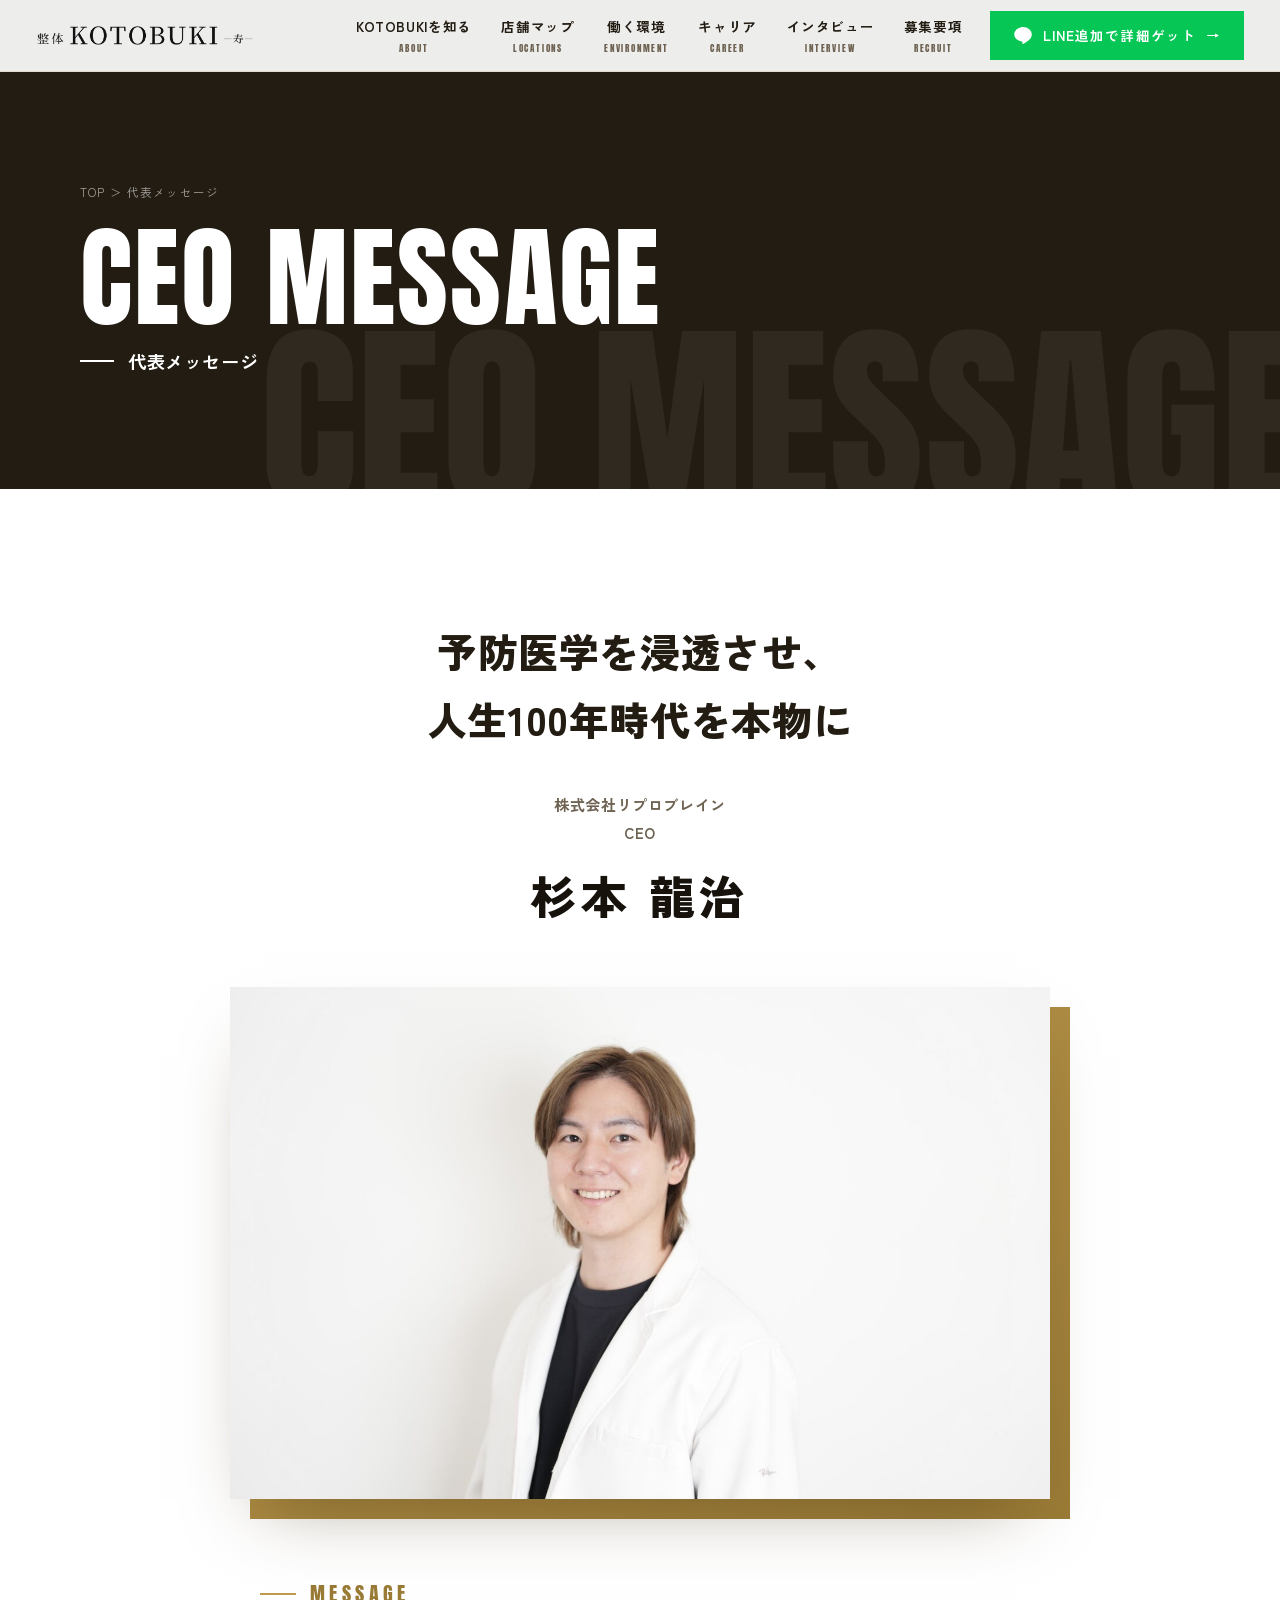
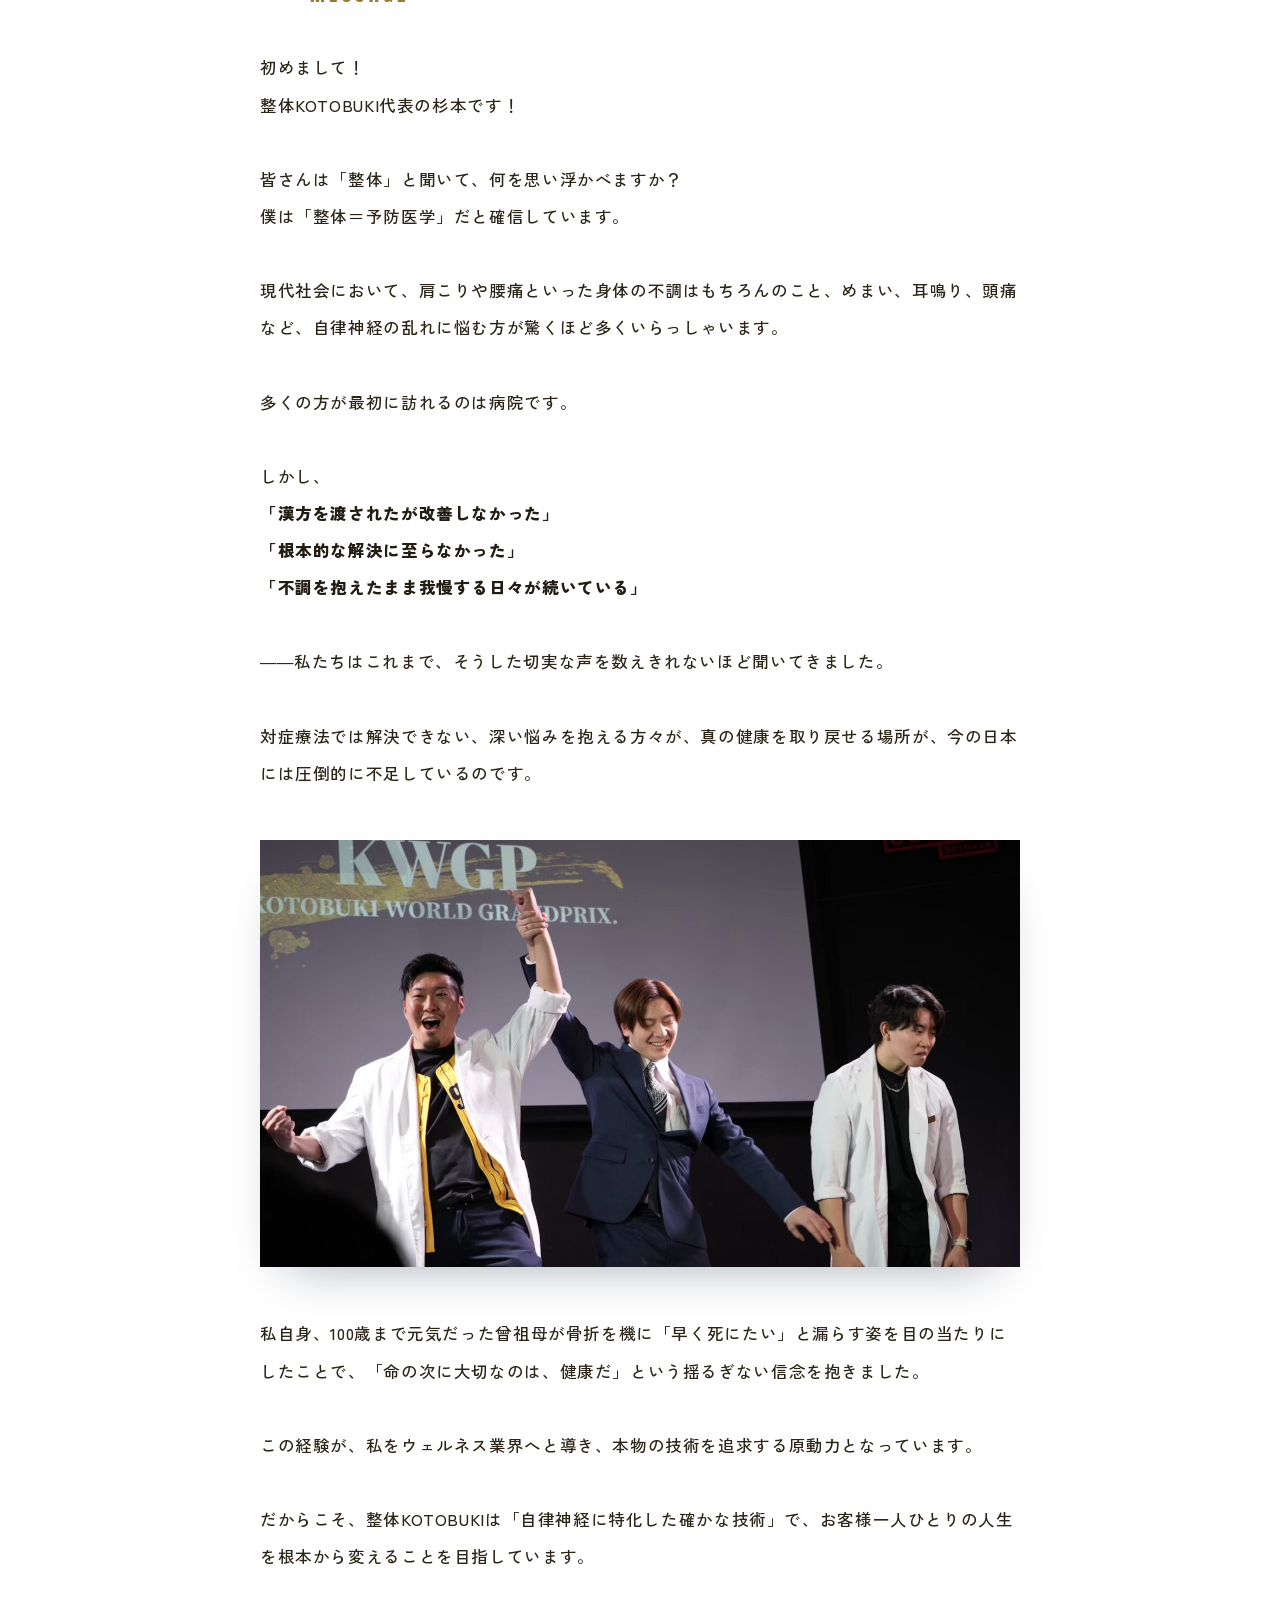
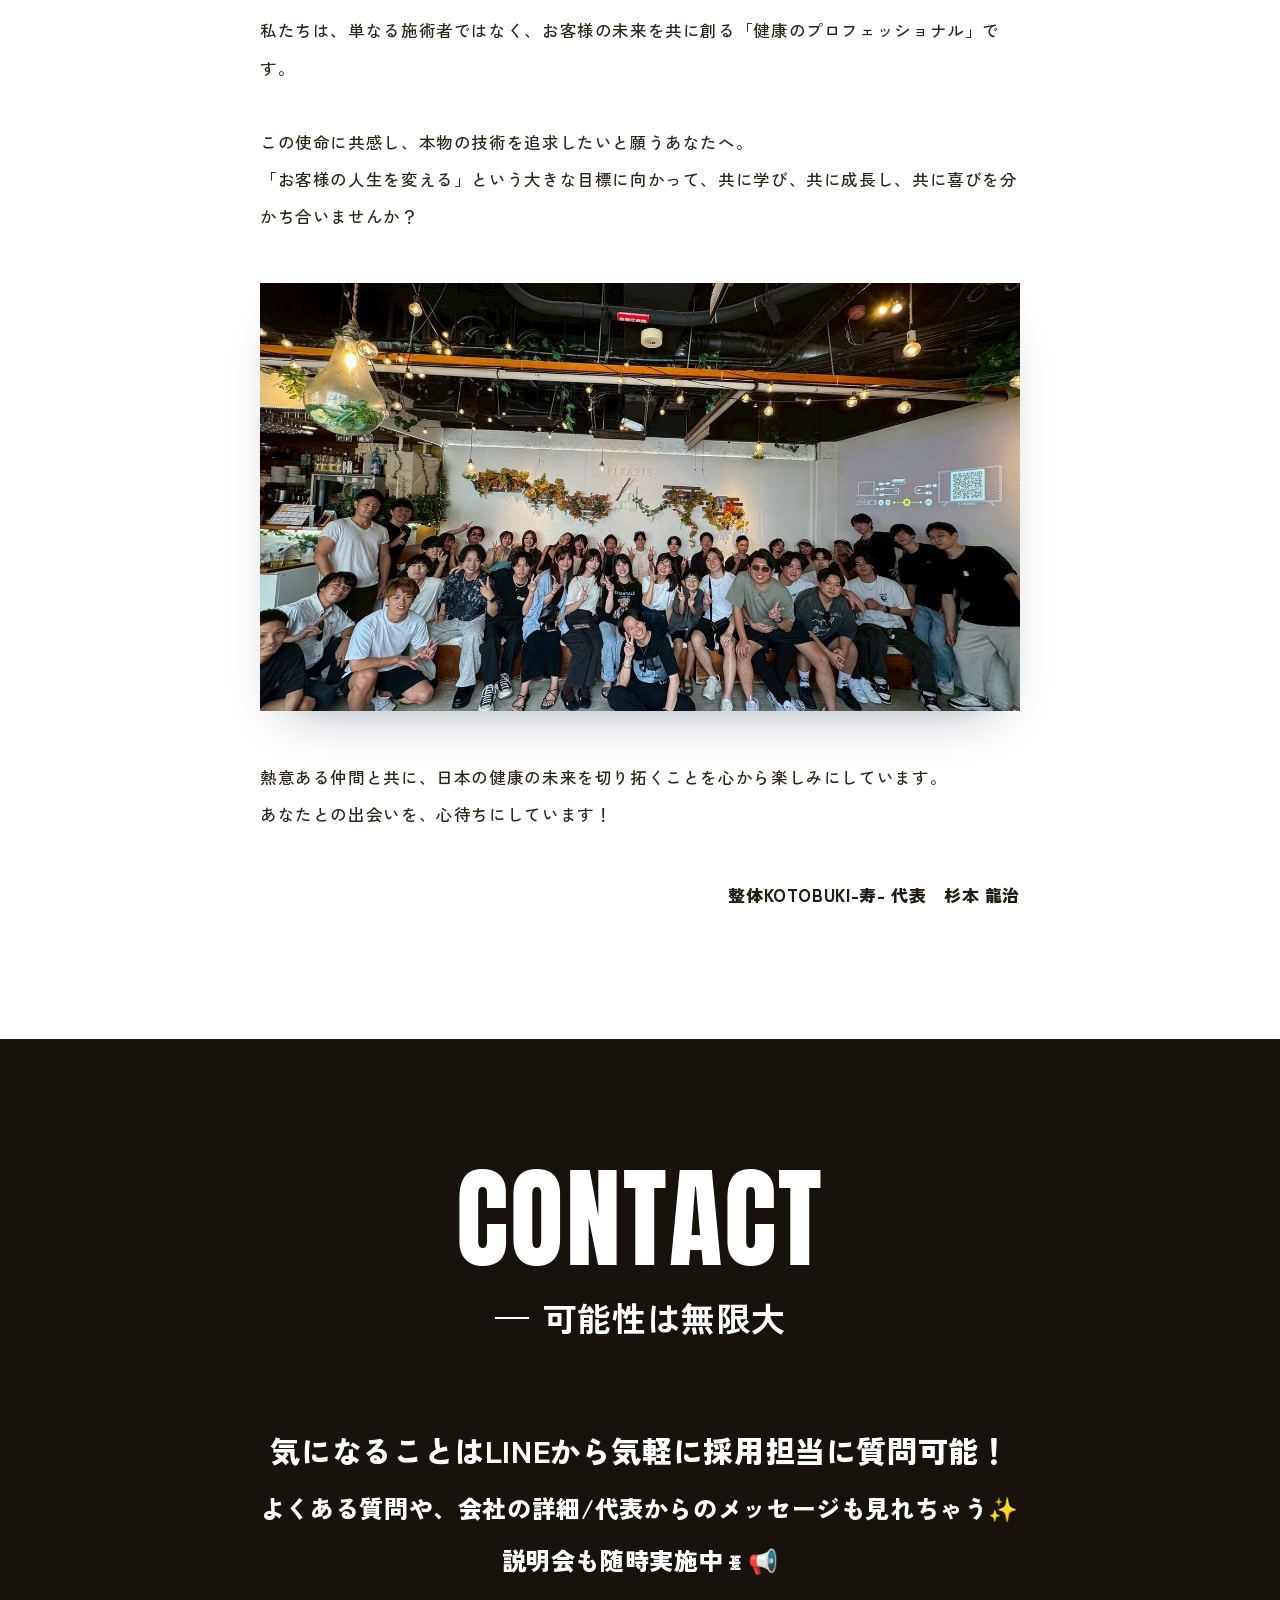
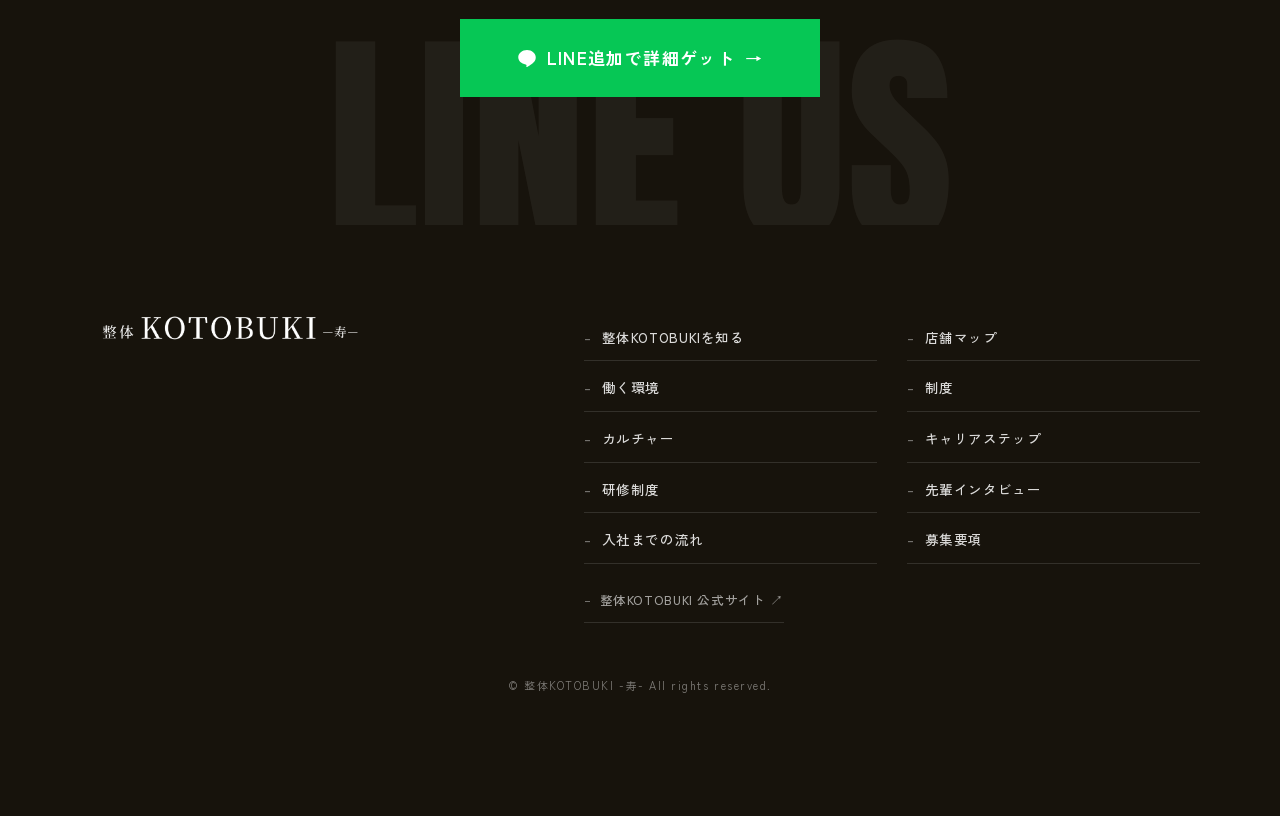
<file: message.html>
<!DOCTYPE html>
<html lang="ja">
<head>
<meta charset="UTF-8">
<meta name="viewport" content="width=device-width, initial-scale=1.0">
<!-- Google Tag Manager -->
<script async src="https://www.googletagmanager.com/gtm.js?id=GTM-M3ZTGMVQ"></script>
<script>
  window.dataLayer = window.dataLayer || [];
  function gtag(){dataLayer.push(arguments);}
  gtag('js', new Date());
</script>
<!-- End Google Tag Manager -->
<title>代表メッセージ｜整体KOTOBUKI 採用サイト</title>
<!-- OGP（SNSでリンクを貼った時の表示） -->
<meta property="og:type" content="website">
<meta property="og:site_name" content="整体KOTOBUKI 採用サイト">
<meta property="og:title" content="代表メッセージ｜整体KOTOBUKI 採用サイト">
<meta property="og:description" content="予防医学を浸透させ、人生100年時代を本物に。保険診療で培った経験を、根本改善を目指す自費診療のキャリアへ。">
<meta property="og:url" content="https://kotobuki-recruit.netlify.app/message.html">
<meta property="og:image" content="https://kotobuki-recruit.netlify.app/assets/img/ogp.jpg">
<meta property="og:image:width" content="1200">
<meta property="og:image:height" content="630">
<meta property="og:locale" content="ja_JP">
<meta name="twitter:card" content="summary_large_image">
<meta name="twitter:title" content="代表メッセージ｜整体KOTOBUKI 採用サイト">
<meta name="twitter:description" content="予防医学を浸透させ、人生100年時代を本物に。保険診療で培った経験を、根本改善を目指す自費診療のキャリアへ。">
<meta name="twitter:image" content="https://kotobuki-recruit.netlify.app/assets/img/ogp.jpg">
<meta name="description" content="予防医学を浸透させ、人生100年時代を本物に。保険診療で培った経験を、根本改善を目指す自費診療のキャリアへ。">
<link rel="preconnect" href="https://fonts.googleapis.com">
<link rel="preconnect" href="https://fonts.gstatic.com" crossorigin>
<link href="https://fonts.googleapis.com/css2?family=Anton&family=Noto+Sans+JP:wght@400;500;700;900&family=Zen+Kaku+Gothic+New:wght@500;700;900&display=swap" rel="stylesheet">
<link rel="stylesheet" href="css/style.css">
</head>
<body data-page="message">

<main id="message-page"></main>

<script src="js/config.js"></script>
<script src="js/main.js"></script>
</body>
</html>
</file>
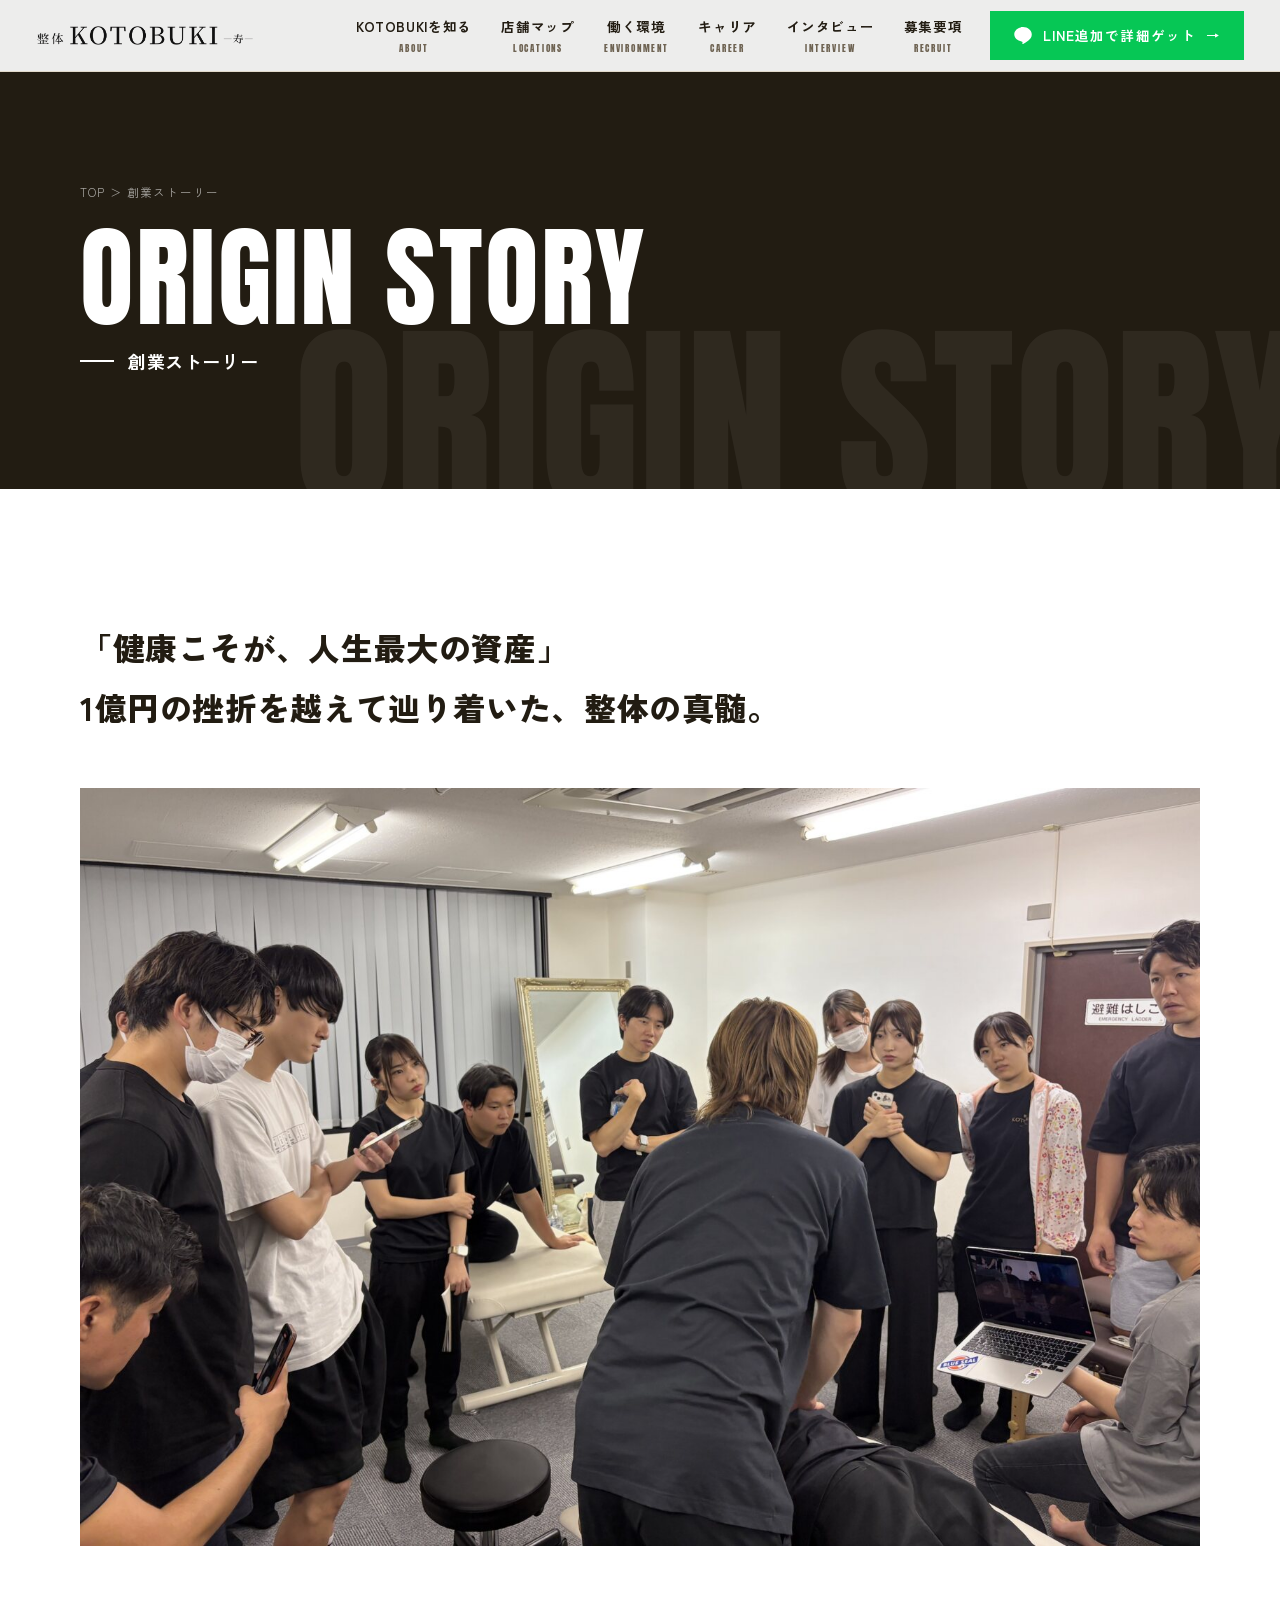
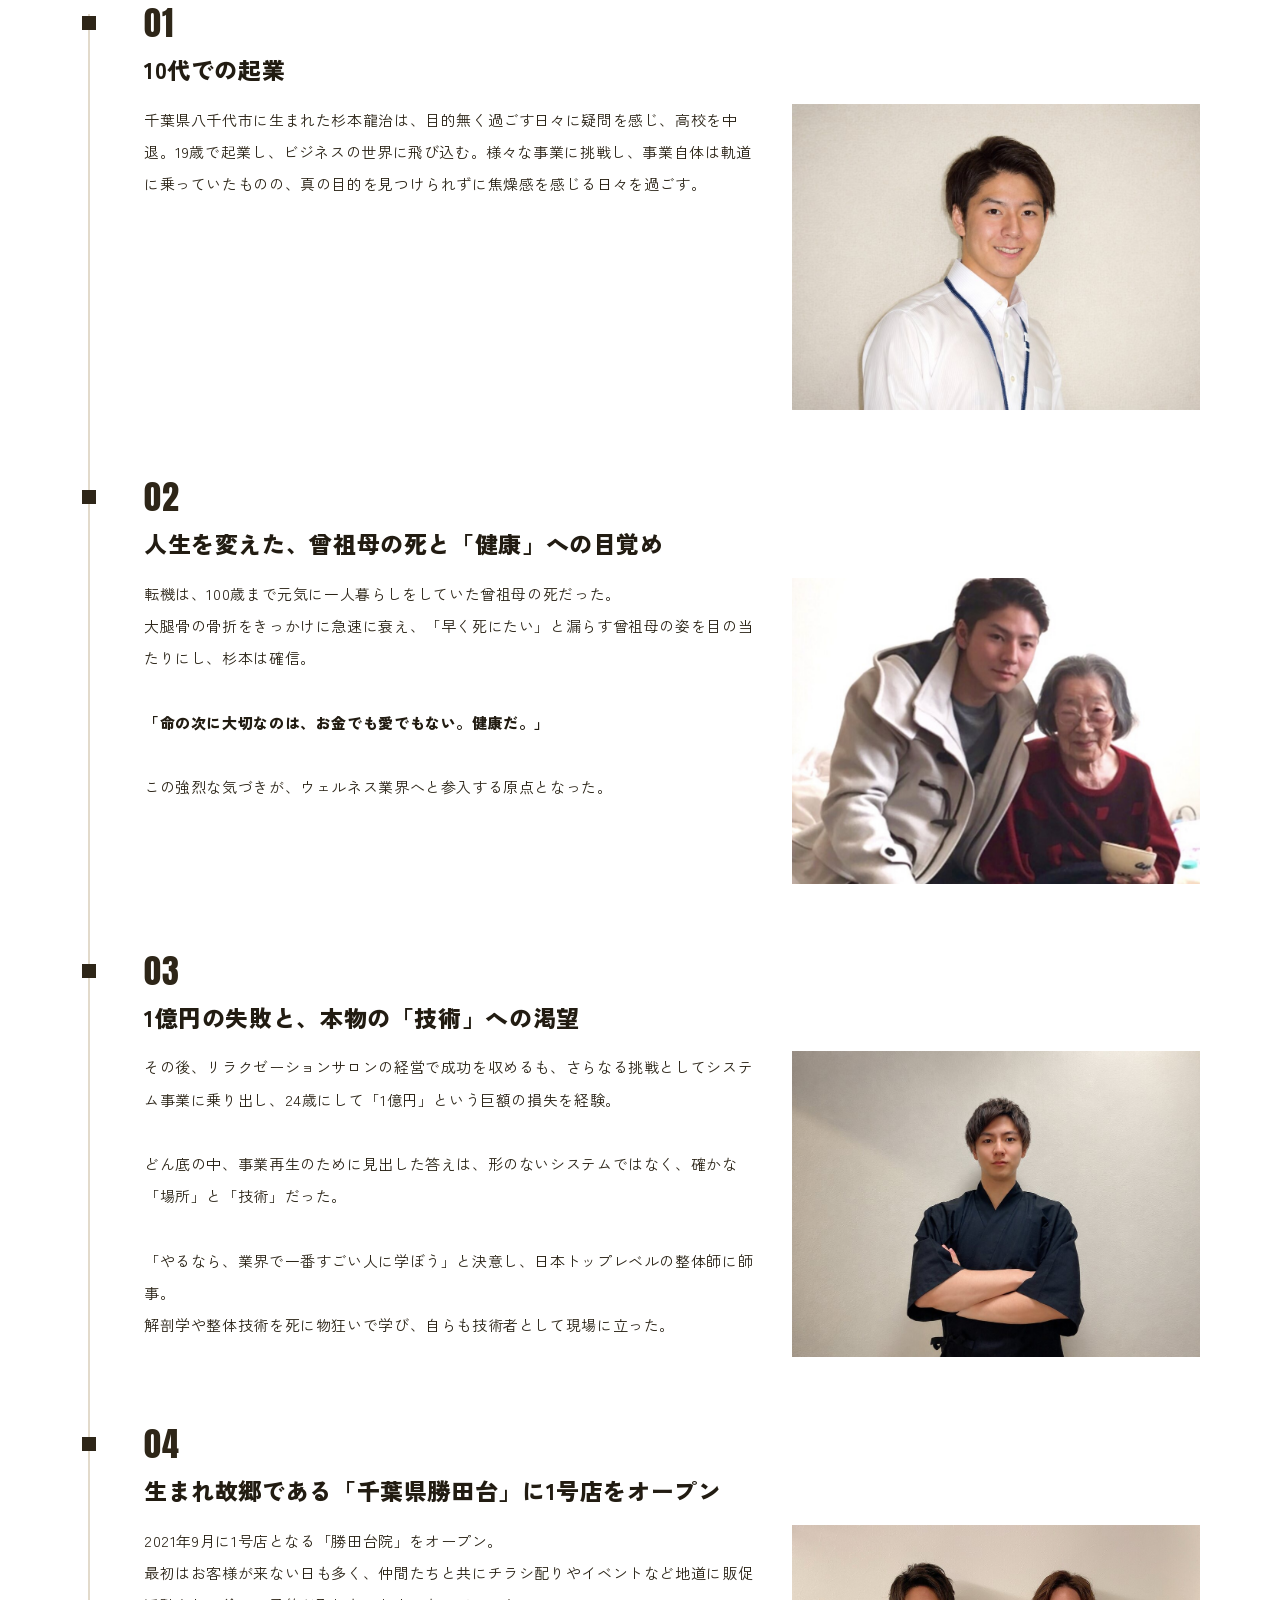
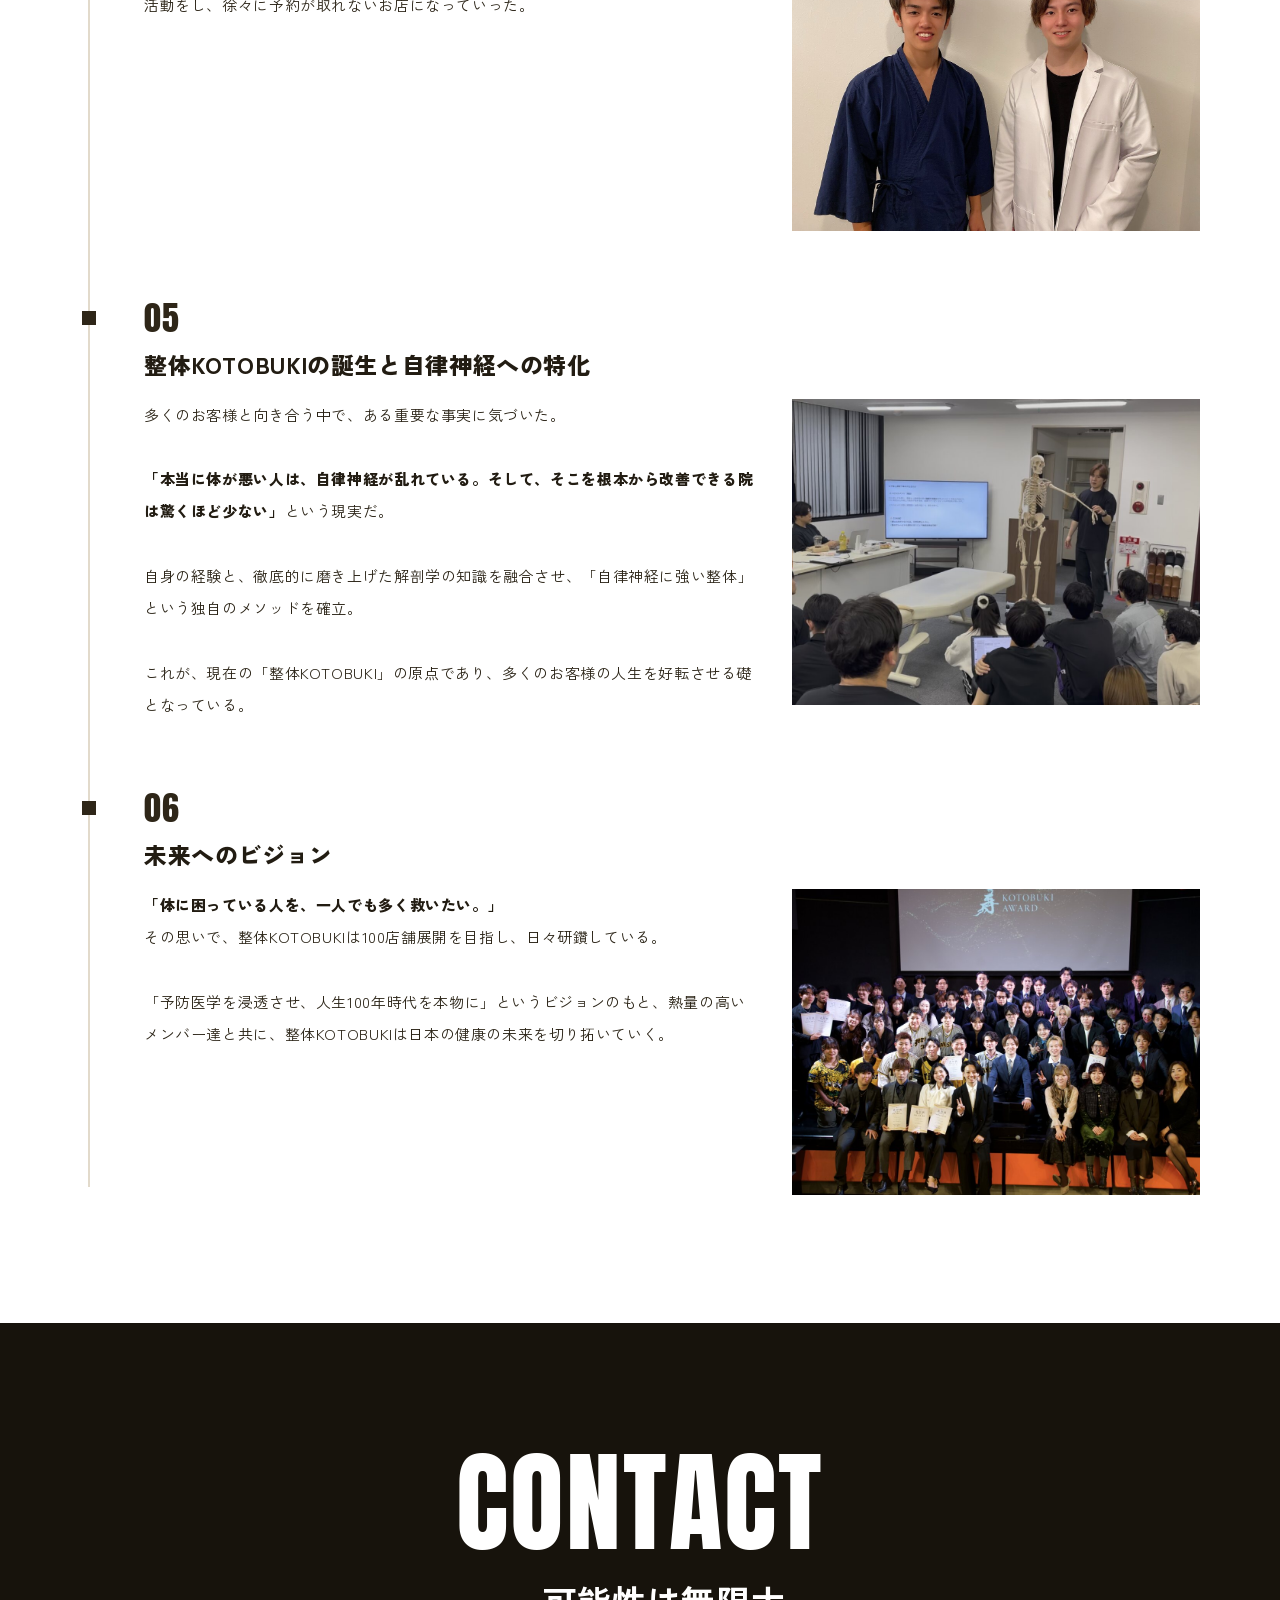
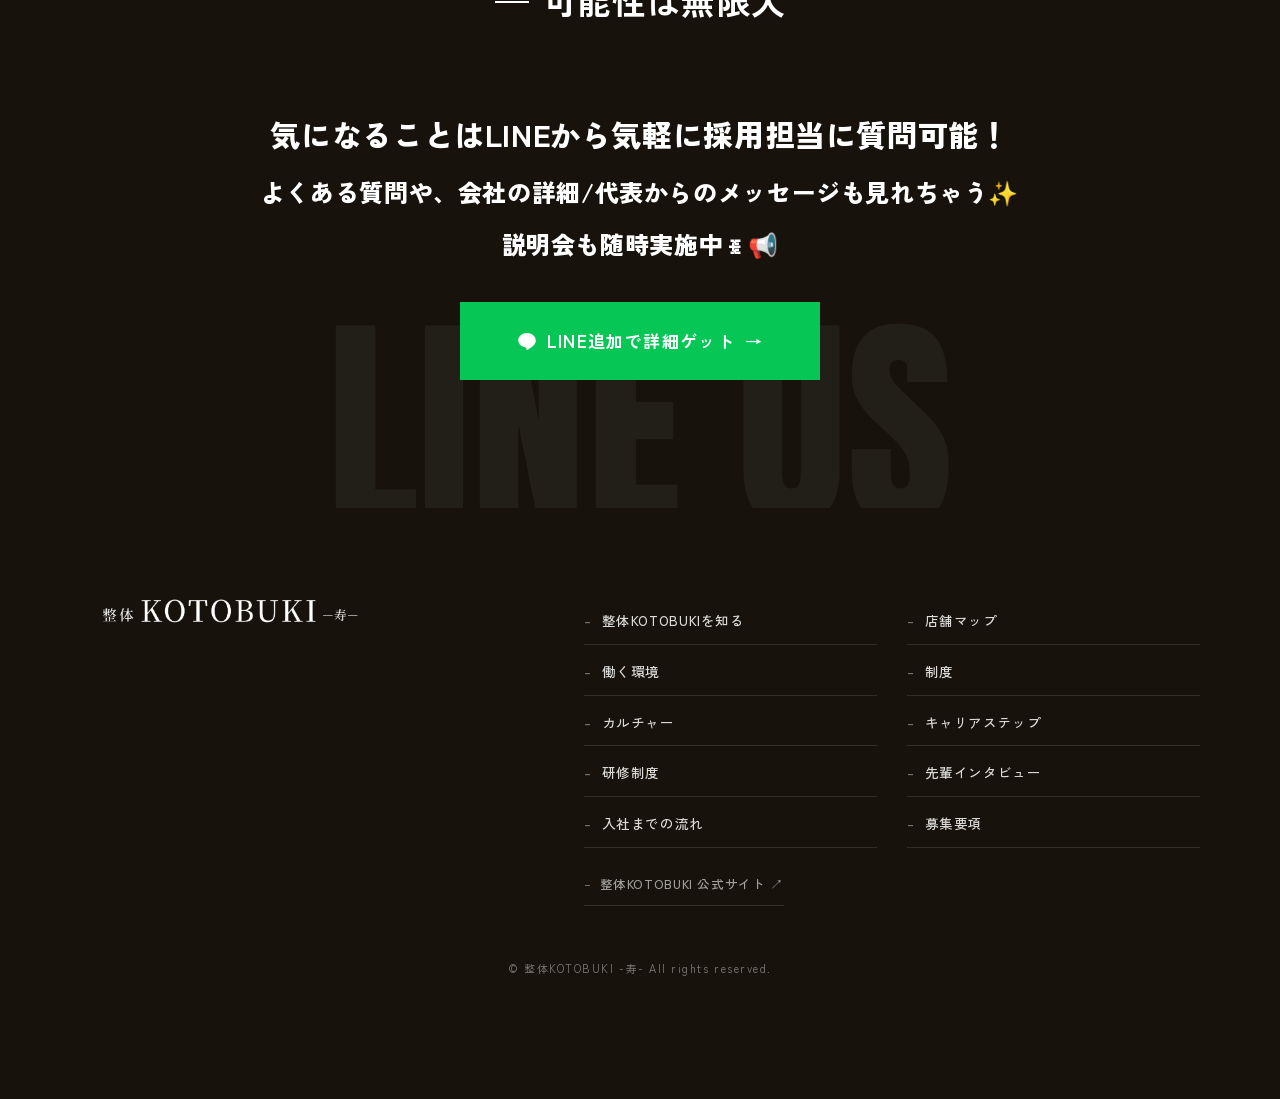
<file: story.html>
<!DOCTYPE html>
<html lang="ja">
<head>
<meta charset="UTF-8">
<meta name="viewport" content="width=device-width, initial-scale=1.0">
<!-- Google Tag Manager -->
<script async src="https://www.googletagmanager.com/gtm.js?id=GTM-M3ZTGMVQ"></script>
<script>
  window.dataLayer = window.dataLayer || [];
  function gtag(){dataLayer.push(arguments);}
  gtag('js', new Date());
</script>
<!-- End Google Tag Manager -->
<title>創業ストーリー｜整体KOTOBUKI 採用サイト</title>
<!-- OGP（SNSでリンクを貼った時の表示） -->
<meta property="og:type" content="website">
<meta property="og:site_name" content="整体KOTOBUKI 採用サイト">
<meta property="og:title" content="創業ストーリー｜整体KOTOBUKI 採用サイト">
<meta property="og:description" content="予防医学を浸透させ、人生100年時代を本物に。保険診療で培った経験を、根本改善を目指す自費診療のキャリアへ。">
<meta property="og:url" content="https://kotobuki-recruit.netlify.app/story.html">
<meta property="og:image" content="https://kotobuki-recruit.netlify.app/assets/img/ogp.jpg">
<meta property="og:image:width" content="1200">
<meta property="og:image:height" content="630">
<meta property="og:locale" content="ja_JP">
<meta name="twitter:card" content="summary_large_image">
<meta name="twitter:title" content="創業ストーリー｜整体KOTOBUKI 採用サイト">
<meta name="twitter:description" content="予防医学を浸透させ、人生100年時代を本物に。保険診療で培った経験を、根本改善を目指す自費診療のキャリアへ。">
<meta name="twitter:image" content="https://kotobuki-recruit.netlify.app/assets/img/ogp.jpg">
<meta name="description" content="予防医学を浸透させ、人生100年時代を本物に。保険診療で培った経験を、根本改善を目指す自費診療のキャリアへ。">
<link rel="preconnect" href="https://fonts.googleapis.com">
<link rel="preconnect" href="https://fonts.gstatic.com" crossorigin>
<link href="https://fonts.googleapis.com/css2?family=Anton&family=Noto+Sans+JP:wght@400;500;700;900&family=Zen+Kaku+Gothic+New:wght@500;700;900&display=swap" rel="stylesheet">
<link rel="stylesheet" href="css/style.css">
</head>
<body data-page="story">

<main id="story-page"></main>

<script src="js/config.js"></script>
<script src="js/main.js"></script>
</body>
</html>
</file>
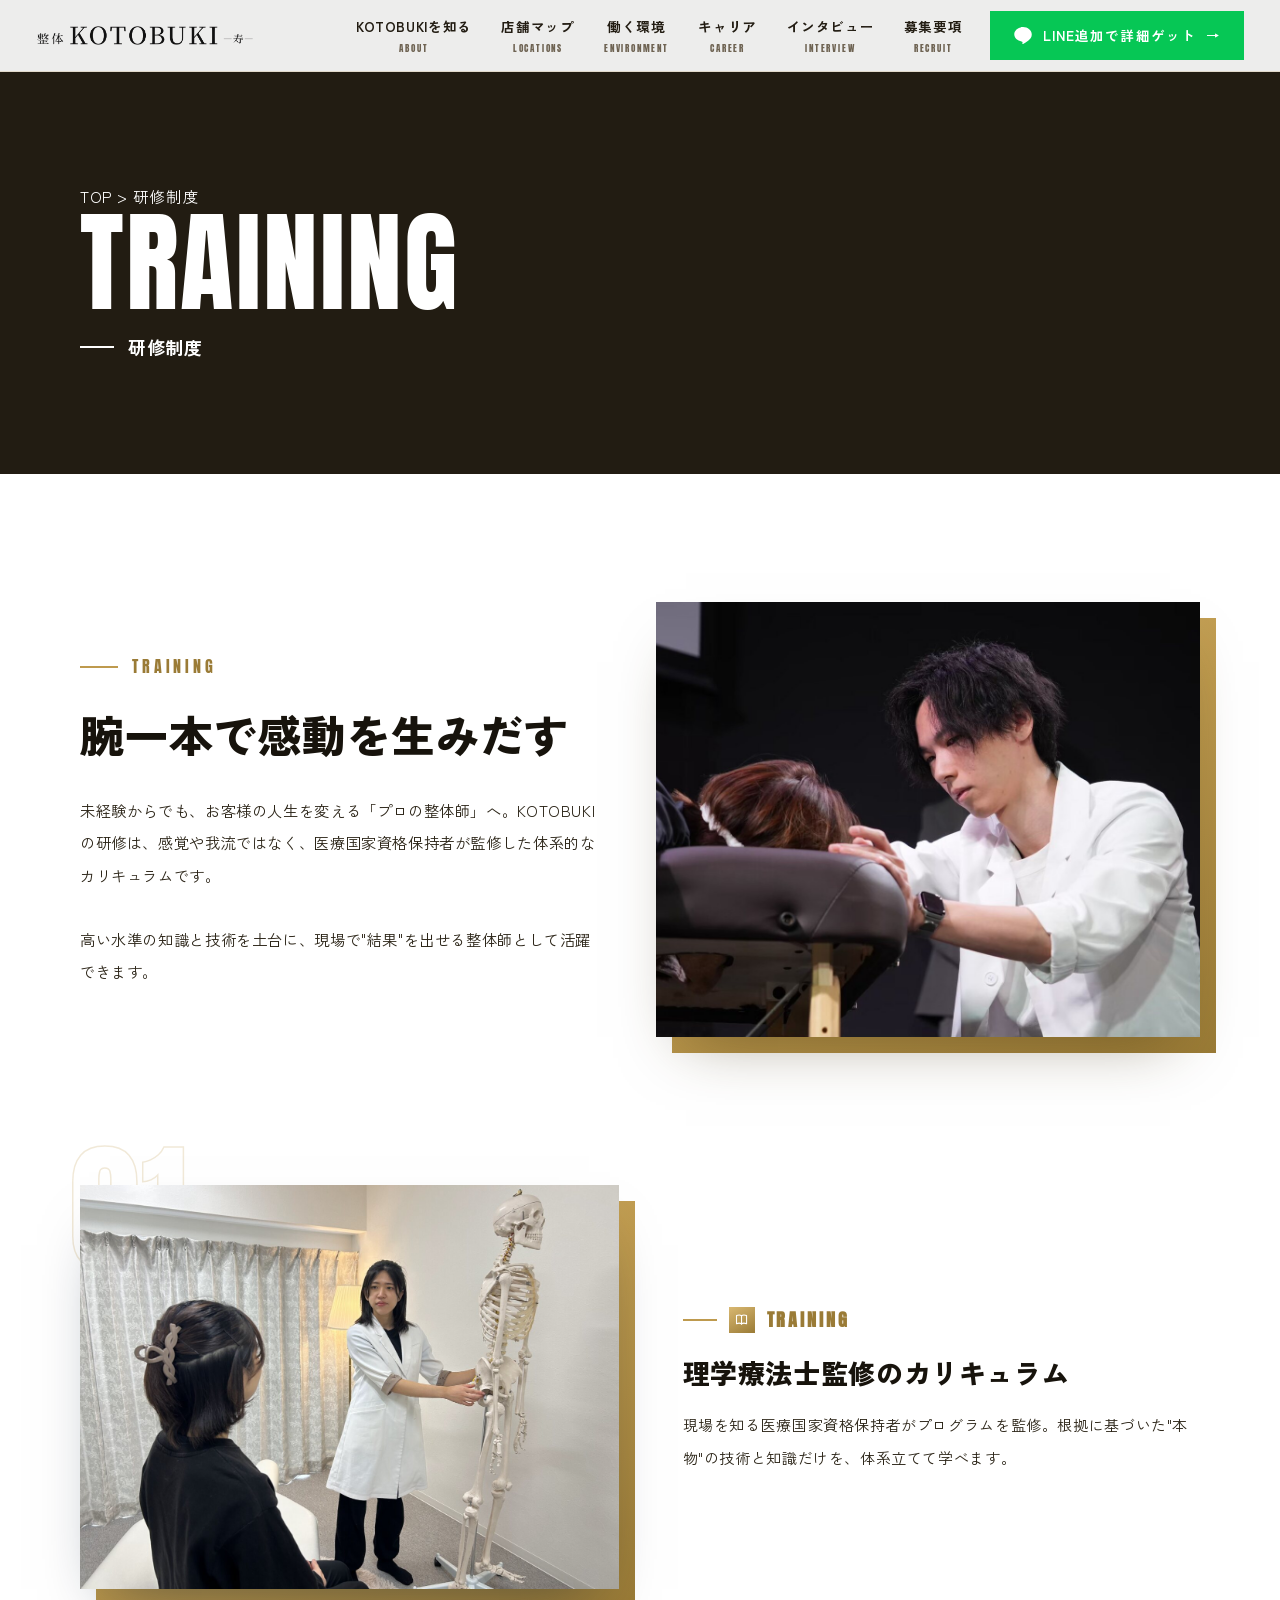
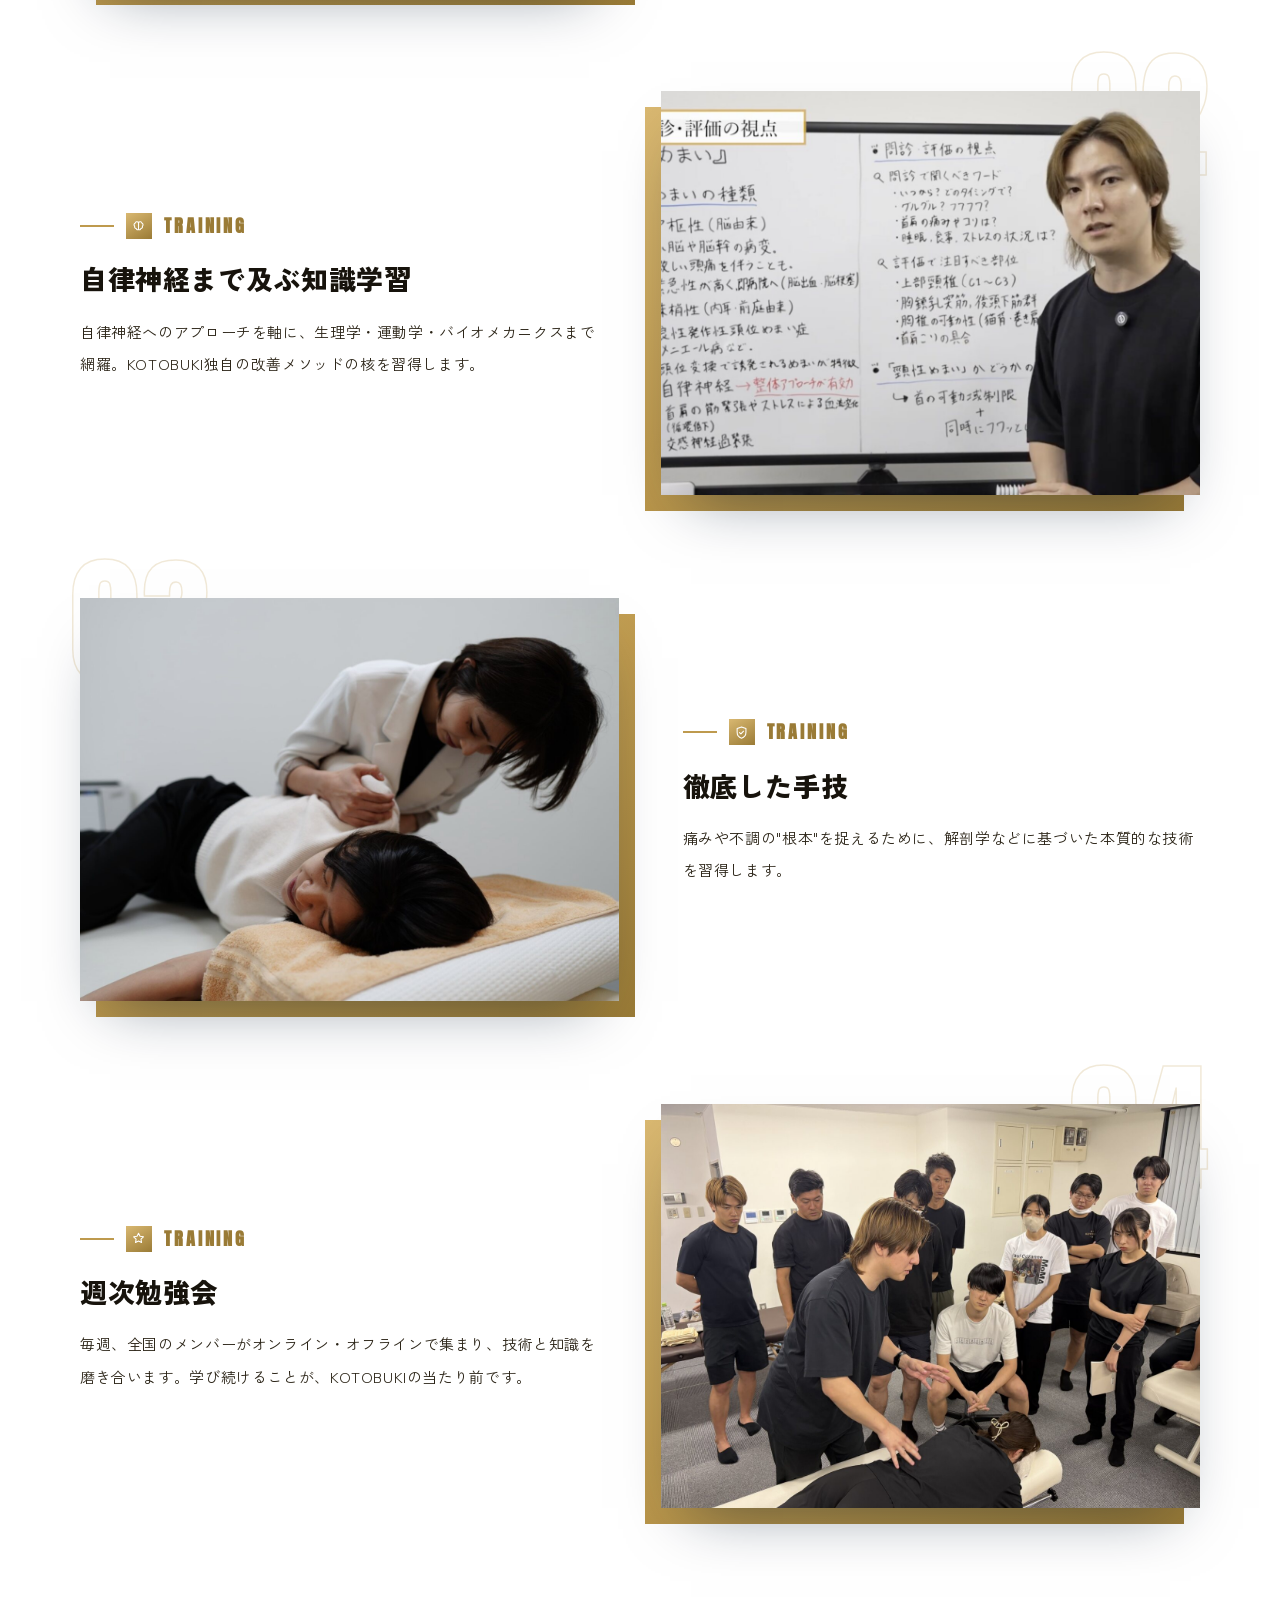
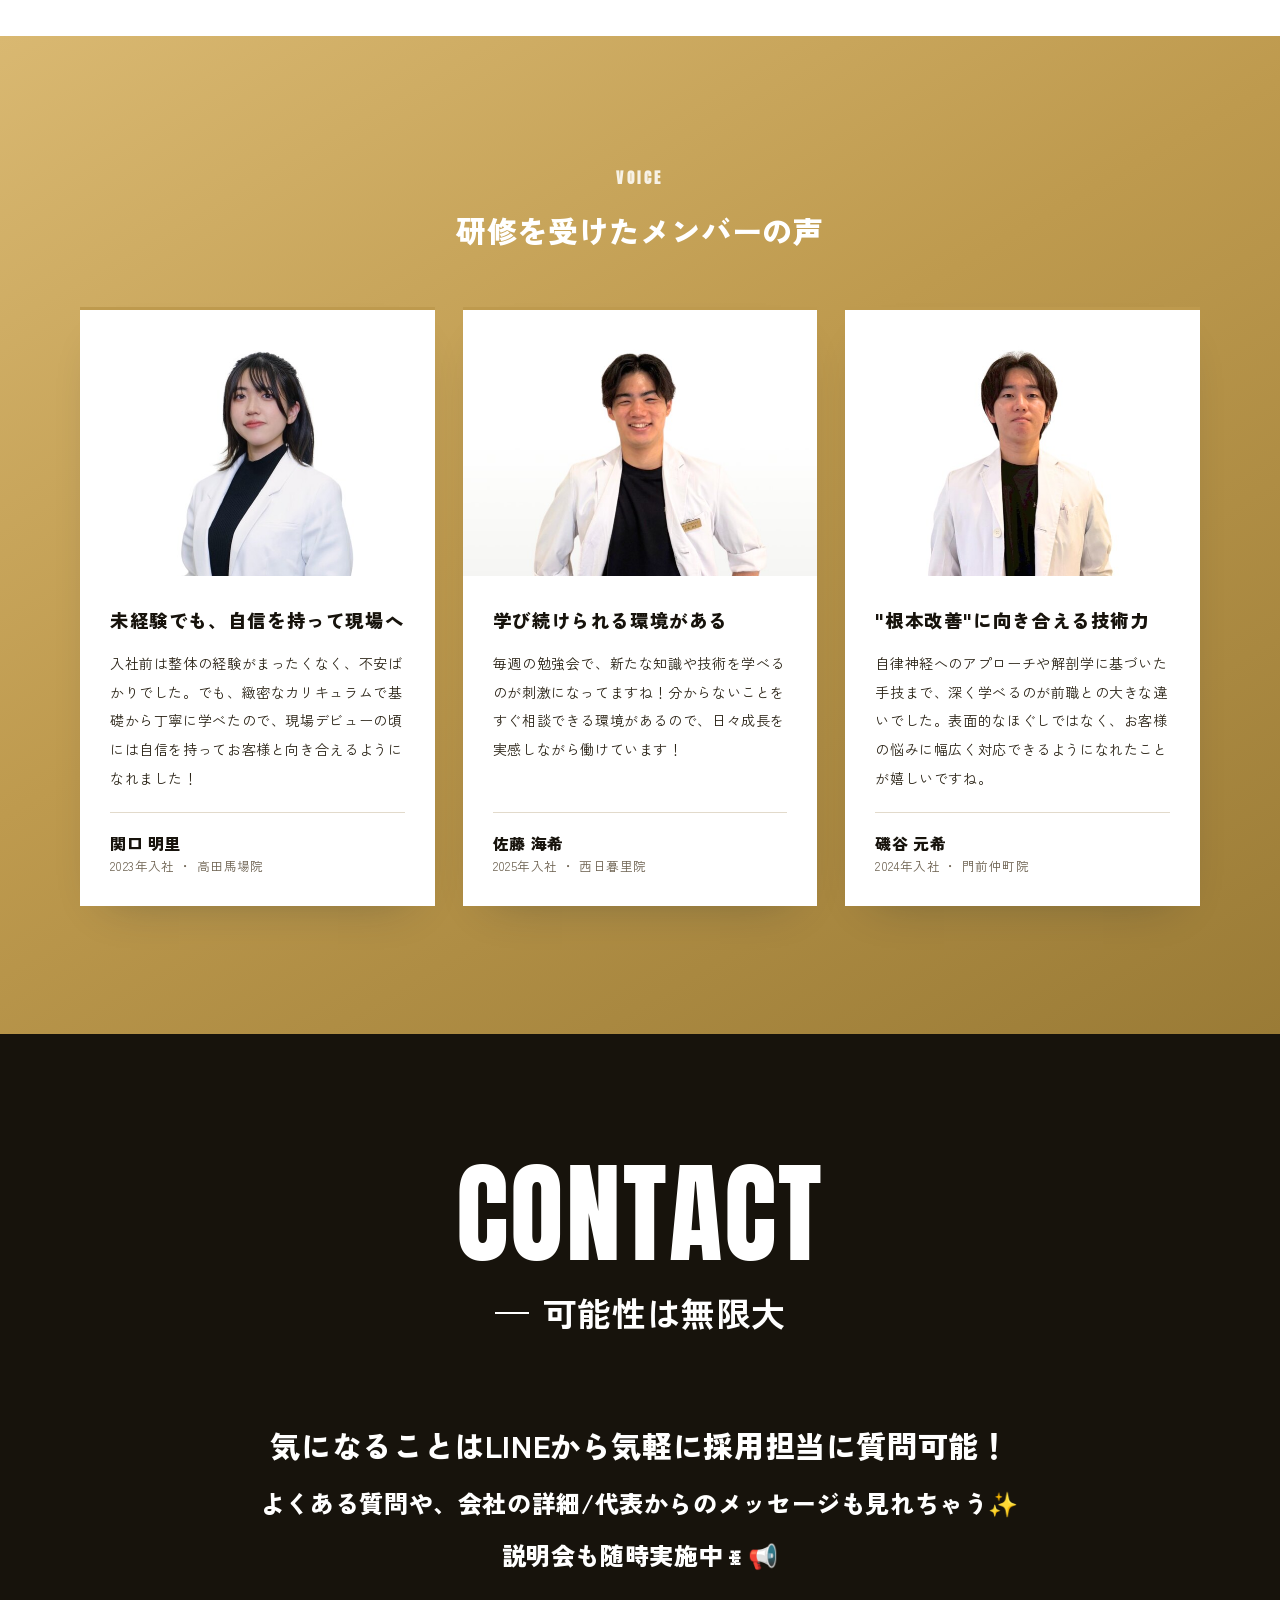
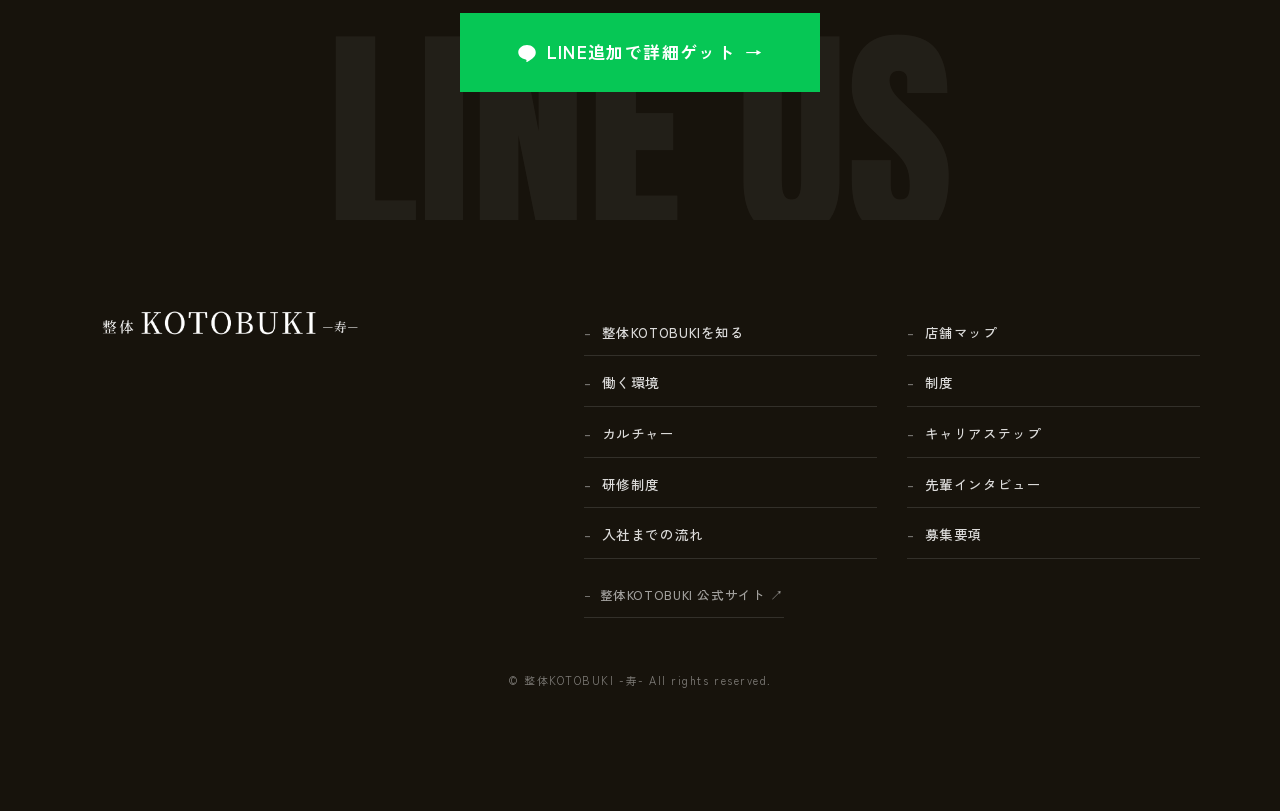
<file: training.html>
<!DOCTYPE html>
<html lang="ja">
<head>
<meta charset="UTF-8">
<meta name="viewport" content="width=device-width, initial-scale=1.0">
<!-- Google Tag Manager -->
<script async src="https://www.googletagmanager.com/gtm.js?id=GTM-M3ZTGMVQ"></script>
<script>
  window.dataLayer = window.dataLayer || [];
  function gtag(){dataLayer.push(arguments);}
  gtag('js', new Date());
</script>
<!-- End Google Tag Manager -->
<title>研修制度｜整体KOTOBUKI 採用サイト</title>
<!-- OGP（SNSでリンクを貼った時の表示） -->
<meta property="og:type" content="website">
<meta property="og:site_name" content="整体KOTOBUKI 採用サイト">
<meta property="og:title" content="研修制度｜整体KOTOBUKI 採用サイト">
<meta property="og:description" content="予防医学を浸透させ、人生100年時代を本物に。保険診療で培った経験を、根本改善を目指す自費診療のキャリアへ。">
<meta property="og:url" content="https://kotobuki-recruit.netlify.app/training.html">
<meta property="og:image" content="https://kotobuki-recruit.netlify.app/assets/img/ogp.jpg">
<meta property="og:image:width" content="1200">
<meta property="og:image:height" content="630">
<meta property="og:locale" content="ja_JP">
<meta name="twitter:card" content="summary_large_image">
<meta name="twitter:title" content="研修制度｜整体KOTOBUKI 採用サイト">
<meta name="twitter:description" content="予防医学を浸透させ、人生100年時代を本物に。保険診療で培った経験を、根本改善を目指す自費診療のキャリアへ。">
<meta name="twitter:image" content="https://kotobuki-recruit.netlify.app/assets/img/ogp.jpg">
<meta name="description" content="予防医学を浸透させ、人生100年時代を本物に。保険診療で培った経験を、根本改善を目指す自費診療のキャリアへ。">
<link rel="preconnect" href="https://fonts.googleapis.com">
<link rel="preconnect" href="https://fonts.gstatic.com" crossorigin>
<link href="https://fonts.googleapis.com/css2?family=Anton&family=Noto+Sans+JP:wght@400;500;700;900&family=Zen+Kaku+Gothic+New:wght@500;700;900&display=swap" rel="stylesheet">
<link rel="stylesheet" href="css/style.css">
</head>
<body data-page="training">

<main id="training-page"></main>

<script src="js/config.js"></script>
<script src="js/main.js"></script>
</body>
</html>
</file>
<file: css/style.css>
/* =====================================================
   整体KOTOBUKI 採用サイト  style.css
   ※文章・画像・リンクの変更は js/config.js で行えます。
     このファイルを編集する必要はありません。
   ===================================================== */

:root{
  /* ベースの濃色（ゴールドと調和する落ち着いたチャコールブラウン） */
  --navy-900:#17130C;
  --navy-800:#221C12;
  --navy-700:#2E2618;   /* メインの濃色 */
  --navy-600:#413621;
  --navy-100:#F0EBE0;
  /* メインカラー：落ち着いたゴールド（変数名は互換のため据え置き） */
  --blue-fresh-1:#D9B871; /* ゴールド(明) */
  --blue-fresh-2:#BE9A4E; /* ゴールド(中) */
  --blue-fresh-3:#9A7B36; /* ゴールド(深) */
  --white:#FFFFFF;
  --off:#FAF8F3;
  --ink:#2B2417;
  --gray:#6E6352;
  --rule:#E2DACB;
  --font-en:"Anton",sans-serif;
  --font-ja:"Zen Kaku Gothic New","Hiragino Kaku Gothic ProN","Yu Gothic",sans-serif;
  --header-h:72px;
  --ease:cubic-bezier(.22,.61,.2,1);
}

*{margin:0;padding:0;box-sizing:border-box}
html{scroll-behavior:smooth;scroll-padding-top:calc(var(--header-h) + 12px)}
body{
  font-family:var(--font-ja);
  color:var(--ink);
  background:var(--white);
  line-height:1.9;
  font-size:15.5px;
  letter-spacing:.04em;
  overflow-x:hidden;
}
img{max-width:100%;display:block}
a{color:inherit;text-decoration:none}
ul,ol{list-style:none}

/* ---------- 汎用 ---------- */
.wrap{width:min(1120px,92%);margin-inline:auto}
.sec{padding:clamp(72px,10vw,140px) 0;position:relative}
.sec--off{background:var(--off)}
.sec--navy{background:var(--navy-800);color:var(--white)}

/* 見出し：巨大英字＋日本語 */
.sec-head{margin-bottom:clamp(40px,6vw,72px);position:relative}
.sec-head .en{
  font-family:var(--font-en);
  font-size:clamp(46px,9vw,110px);
  line-height:.95;
  color:var(--navy-700);
  letter-spacing:.02em;
  text-transform:uppercase;
}
.sec--navy .sec-head .en{color:var(--white)}
.sec-head .en.outline{
  color:transparent;
  -webkit-text-stroke:1.5px var(--navy-700);
}
.sec--navy .sec-head .en.outline{-webkit-text-stroke:1.5px rgba(255,255,255,.85)}
.sec-head .ja{
  display:inline-flex;align-items:center;gap:14px;
  margin-top:14px;
  font-weight:700;font-size:clamp(15px,2.2vw,18px);
  color:var(--ink);
}
.sec--navy .sec-head .ja{color:var(--white)}
.sec-head .ja::before{content:"";width:34px;height:2px;background:var(--navy-700)}
.sec--navy .sec-head .ja::before{background:var(--white)}
.sec-lead{
  font-weight:900;font-size:clamp(21px,3.6vw,30px);
  line-height:1.6;color:var(--navy-800);margin-bottom:14px;
}
.sec--navy .sec-lead{color:var(--white)}
.sec-sub{color:var(--gray);max-width:640px}
.sec--navy .sec-sub{color:rgba(255,255,255,.78)}

/* ボタン */
.btn-line{
  position:relative;display:inline-flex;align-items:center;justify-content:center;gap:10px;
  min-width:280px;padding:18px 34px;
  background:var(--navy-700);color:var(--white);
  font-weight:700;font-size:16px;letter-spacing:.08em;
  border:1.5px solid var(--navy-700);
  overflow:hidden;isolation:isolate;
  transition:color .35s var(--ease);
}
.btn-line .icon{width:20px;height:20px;flex:none}
.btn-line .icon path{fill:currentColor}
.btn-line::after{content:"→";font-family:var(--font-ja);transition:transform .35s var(--ease)}
.btn-line::before{
  content:"";position:absolute;inset:0;background:var(--white);
  transform:scaleX(0);transform-origin:left;transition:transform .35s var(--ease);z-index:-1;
}
.btn-line:hover{color:var(--navy-700)}
.btn-line:hover::before{transform:scaleX(1)}
.btn-line:hover::after{transform:translateX(5px)}
.btn-line:focus-visible{outline:3px solid var(--navy-600);outline-offset:3px}
.btn-line--ghost{background:transparent;color:var(--navy-700)}
.btn-line--ghost::before{background:var(--navy-700)}
.btn-line--ghost:hover{color:var(--white)}
.sec--navy .btn-line{background:var(--white);color:var(--navy-800);border-color:var(--white)}
.sec--navy .btn-line::before{background:var(--navy-900)}
.sec--navy .btn-line:hover{color:var(--white)}

/* 画像プレースホルダー（写真未設定のとき） */
.ph{
  background:
    repeating-linear-gradient(-45deg,#E9EDF3 0 14px,#F2F5F9 14px 28px);
  border:1px solid var(--rule);
  display:flex;align-items:center;justify-content:center;
  color:#93A0B4;font-size:12px;font-weight:700;letter-spacing:.1em;
  text-align:center;padding:8px;min-height:100%;width:100%;
}
.imgbox{position:relative;overflow:hidden;background:var(--navy-100)}
.imgbox>img{width:100%;height:100%;object-fit:cover}

/* スクロール出現 */
.rv{opacity:0;transform:translateY(34px);transition:opacity .9s var(--ease),transform .9s var(--ease)}
.rv.is-in{opacity:1;transform:none}
.rv-d1{transition-delay:.12s}.rv-d2{transition-delay:.24s}.rv-d3{transition-delay:.36s}

/* =====================================================
   スプラッシュ（初回ロード演出）
   ===================================================== */
#splash{
  position:fixed;inset:0;z-index:1000;background:var(--navy-900);
  display:flex;align-items:center;justify-content:center;flex-direction:column;gap:18px;
  transition:transform .9s var(--ease);
}
#splash.is-done{transform:translateY(-100%)}
#splash .sp-en{
  font-family:var(--font-en);color:var(--white);
  font-size:clamp(34px,8vw,72px);letter-spacing:.06em;display:flex;overflow:hidden;
}
#splash .sp-en span{display:inline-block;transform:translateY(110%);animation:spUp .7s var(--ease) forwards}
#splash .sp-ja{
  color:rgba(255,255,255,.75);font-size:13px;letter-spacing:.35em;font-weight:500;
  opacity:0;animation:spFade .8s .9s forwards;
}
#splash .sp-bar{width:0;height:2px;background:var(--white);animation:spBar 1s .5s var(--ease) forwards}
@keyframes spUp{to{transform:translateY(0)}}
@keyframes spFade{to{opacity:1}}
@keyframes spBar{to{width:180px}}
body.no-splash #splash{display:none}

/* =====================================================
   ヘッダー
   ===================================================== */
#header{
  position:fixed;top:0;left:0;right:0;z-index:900;height:var(--header-h);
  display:flex;align-items:center;justify-content:space-between;
  padding:0 clamp(16px,3vw,36px);
  background:rgba(255,255,255,.92);backdrop-filter:blur(8px);
  border-bottom:1px solid var(--rule);
  transform:translateY(-100%);
  transition:transform .6s var(--ease),background-color .45s var(--ease),border-color .45s var(--ease),backdrop-filter .45s var(--ease);
}
#header.is-show{transform:none}
#header.is-clear{background:transparent;border-bottom-color:transparent;backdrop-filter:none}
.logo{display:flex;flex-direction:column;line-height:1.2}
.logo .l-top{font-size:10px;letter-spacing:.28em;color:var(--gray);font-weight:500}
.logo .l-main{font-family:var(--font-en);font-size:21px;color:var(--navy-800);letter-spacing:.05em}
.logo .l-main small{font-family:var(--font-ja);font-size:11px;font-weight:700;margin-left:6px;color:var(--gray)}
.logo img{height:22px;width:auto;max-width:min(60vw,300px);object-fit:contain}
.f-brand .logo img{height:26px}

.gnav{display:flex;align-items:center;gap:clamp(14px,2vw,28px)}
.gnav a.nav-item{display:flex;flex-direction:column;align-items:center;gap:1px;padding:6px 2px;position:relative}
.gnav a.nav-item .n-ja{font-size:13.5px;font-weight:700;color:var(--navy-800)}
.gnav a.nav-item .n-en{font-family:var(--font-en);font-size:9px;letter-spacing:.2em;color:var(--gray)}
.gnav a.nav-item::after{
  content:"";position:absolute;left:0;bottom:-2px;width:100%;height:2px;
  background:var(--navy-700);transform:scaleX(0);transition:transform .3s var(--ease);
}
.gnav a.nav-item:hover::after{transform:scaleX(1)}
.gnav .btn-line{min-width:0;padding:11px 22px;font-size:13.5px}

#menu-btn{
  display:none;width:52px;height:52px;border:none;cursor:pointer;
  background:linear-gradient(175deg,var(--blue-fresh-1) 0%,var(--blue-fresh-2) 45%,var(--blue-fresh-3) 100%);
  flex-direction:column;align-items:center;justify-content:center;gap:6px;z-index:960;
}
#menu-btn span{display:block;width:22px;height:2px;background:var(--white);transition:.35s var(--ease)}
#menu-btn.is-open span:nth-child(1){transform:translateY(8px) rotate(45deg)}
#menu-btn.is-open span:nth-child(2){opacity:0}
#menu-btn.is-open span:nth-child(3){transform:translateY(-8px) rotate(-45deg)}

/* スマホ全画面メニュー */
#mobile-menu{
  position:fixed;inset:0;z-index:950;background:var(--navy-900);color:var(--white);
  padding:calc(var(--header-h) + 24px) 8% 120px;
  display:flex;flex-direction:column;gap:6px;overflow-y:auto;
  clip-path:inset(0 0 100% 0);transition:clip-path .6s var(--ease);
}
#mobile-menu.is-open{clip-path:inset(0)}
/* 閉じるボタン（白い四角＋× 王将風） */
#menu-close{
  position:absolute;top:14px;right:14px;z-index:5;
  width:58px;height:58px;background:var(--white);border:none;cursor:pointer;
  display:flex;flex-direction:column;align-items:center;justify-content:center;gap:5px;
}
#menu-close .x{position:relative;width:20px;height:20px;display:block}
#menu-close .x i{position:absolute;left:0;top:9px;width:20px;height:2px;background:var(--navy-900);display:block}
#menu-close .x i:first-child{transform:rotate(45deg)}
#menu-close .x i:last-child{transform:rotate(-45deg)}
#menu-close .cl{font-family:var(--font-en);font-size:9px;letter-spacing:.16em;color:var(--navy-900)}
#menu-close:focus-visible{outline:3px solid var(--white);outline-offset:3px}
#mobile-menu .m-group{margin-bottom:2px}
#mobile-menu a.m-sub{
  display:flex;align-items:center;gap:10px;
  padding:11px 0 11px 24px;font-size:14px;font-weight:500;color:rgba(255,255,255,.82);
  border-bottom:1px solid rgba(255,255,255,.08);
  opacity:0;transform:translateY(14px);transition:.5s var(--ease);
}
#mobile-menu a.m-sub::before{content:"–";color:rgba(255,255,255,.4)}
#mobile-menu.is-open a.m-sub{opacity:1;transform:none}
#mobile-menu .m-logo{margin-bottom:16px}
#mobile-menu .m-logo img{height:20px;width:auto;opacity:.95}
#mobile-menu a.m-item{
  display:flex;align-items:baseline;gap:14px;padding:16px 0;
  border-bottom:1px solid rgba(255,255,255,.14);
  opacity:0;transform:translateY(16px);transition:.5s var(--ease);
}
#mobile-menu.is-open a.m-item{opacity:1;transform:none}
#mobile-menu a.m-item .n-en{font-family:var(--font-en);font-size:13px;letter-spacing:.15em;color:rgba(255,255,255,.5);min-width:110px}
#mobile-menu a.m-item .n-ja{font-weight:700;font-size:17px}
#mobile-menu .m-cta{margin-top:28px;opacity:0;transition:opacity .5s .3s var(--ease)}
#mobile-menu.is-open .m-cta{opacity:1}
#mobile-menu .m-cta .btn-line{width:100%;background:var(--white);color:var(--navy-900);border-color:var(--white)}
#mobile-menu .m-cta .btn-line::before{background:var(--navy-700)}
#mobile-menu .m-cta .btn-line:hover{color:var(--white)}

/* =====================================================
   ファーストビュー
   ===================================================== */
#hero{position:relative;display:flex;flex-direction:column;min-height:100svh;overflow:hidden;background:var(--blue-fresh-3)}
.hero-slides{position:relative;flex:none;height:70svh;min-height:380px;overflow:hidden}
.hero-slide{position:absolute;inset:0;opacity:0;transition:opacity 1.5s ease}
.hero-slide.is-active{opacity:1}
.hero-slide .imgbox,.hero-slide .ph{position:absolute;inset:0}
.hero-slide img{width:100%;height:100%;object-fit:cover;object-position:50% 28%}
/* 3種類のカメラワーク（ゆっくりズーム・パン） */
.hero-slide.kb-a img{animation:kbA 9.5s ease-out forwards}
.hero-slide.kb-b img{animation:kbB 9.5s ease-out forwards}
.hero-slide.kb-c img{animation:kbC 9.5s ease-out forwards}
@keyframes kbA{from{transform:scale(1.14)}to{transform:scale(1.02)}}
@keyframes kbB{from{transform:scale(1.04) translateX(-1.6%)}to{transform:scale(1.16) translateX(1.4%)}}
@keyframes kbC{from{transform:scale(1.12) translate(1.8%,1.4%)}to{transform:scale(1.03) translate(-1%,-1%)}}
.hero-slide .ph{color:rgba(255,255,255,.4);background:repeating-linear-gradient(-45deg,#10294B 0 16px,#0C2242 16px 32px);border:none;font-size:13px}

.hero-msg{
  --slant:clamp(26px,3.4vw,46px);
  position:relative;flex:1;z-index:5;
  display:flex;flex-direction:column;justify-content:center;
  margin-top:calc(-1 * var(--slant));
  clip-path:polygon(0 var(--slant),100% 0,100% 100%,0 100%);
  background:linear-gradient(175deg,var(--blue-fresh-1) 0%,var(--blue-fresh-2) 30%,var(--blue-fresh-3) 100%);
  padding:calc(var(--slant) + clamp(16px,2.4vw,30px)) max(6%,calc((100% - 1120px)/2)) calc(24px + env(safe-area-inset-bottom));
}
.hero-copy{
  color:var(--white);
  font-weight:900;font-size:clamp(23px,3.8vw,52px);line-height:1.5;letter-spacing:.05em;
  white-space:nowrap;
}
.hero-copy-row{overflow:hidden;margin-bottom:6px}
.hero-copy-row .hero-copy{transform:translateY(110%);transition:transform .9s var(--ease)}
.hero-copy-row:nth-child(2) .hero-copy{transition-delay:.18s}
#hero.is-ready .hero-copy{transform:none}
.hero-sub{
  margin:clamp(12px,1.6vw,18px) 0 0;
  color:rgba(255,255,255,.94);
  max-width:720px;font-size:clamp(12.5px,1.1vw,14px);line-height:2;
  opacity:0;transform:translateY(14px);transition:.8s .6s var(--ease);
}
#hero.is-ready .hero-sub{opacity:1;transform:none}
.hero-en{
  margin:14px 0 0;
  font-family:var(--font-en);font-size:11px;letter-spacing:.26em;
  color:var(--white);
  opacity:0;transform:translateY(10px);transition:.8s .9s var(--ease);
}
#hero.is-ready .hero-en{opacity:1;transform:none}

/* PC: 左メッセージ・右写真の2カラム（モバイルは従来の縦積み） */
@media (min-width:900px){
  #hero{flex-direction:row;min-height:88vh}
  .hero-slides{order:2;flex:1 1 52%;height:auto;min-height:88vh}
  .hero-msg{
    order:1;flex:1 1 48%;
    /* 斜めカットは右端に付ける（写真との境界） */
    margin-top:0;margin-right:calc(-1 * var(--slant));
    clip-path:polygon(0 0,100% 0,calc(100% - var(--slant)) 100%,0 100%);
    padding:clamp(40px,6vh,90px) clamp(40px,4.5vw,80px) clamp(40px,6vh,90px) max(6%,calc((100% - 1120px)/2));
    z-index:5;
  }
  .hero-copy{font-size:clamp(28px,3vw,46px);white-space:normal;word-break:keep-all;overflow-wrap:break-word}
  .hero-sub{max-width:none}
}
@media (min-width:1280px){
  .hero-msg{flex-basis:46%}
  .hero-slides{flex-basis:54%}
}

/* =====================================================
   画像スライダー（マーキー）
   ===================================================== */
#gallery{padding:clamp(56px,7vw,90px) 0;background:var(--white);overflow:hidden}
.marquee{display:flex;width:max-content;animation:marquee 42s linear infinite}
.marquee:hover{animation-play-state:paused}
.marquee-item{
  width:clamp(240px,32vw,420px);aspect-ratio:4/3;margin-right:clamp(14px,2vw,26px);flex:none;
}
.marquee-item:nth-child(even){transform:translateY(22px)}
@keyframes marquee{to{transform:translateX(-50%)}}

/* =====================================================
   ABOUT カード
   ===================================================== */
.about-cards{display:grid;grid-template-columns:repeat(2,1fr);gap:clamp(18px,2.6vw,34px);max-width:920px}
.about-card{position:relative;display:block;background:none;border:none}
.about-card:nth-child(2){transform:translateY(34px)}
/* 写真の右下にFVブルーのオフセットパネル */
.about-card .imgwrap{position:relative;display:block;margin-right:14px}
.about-card .imgwrap::after{
  content:"";position:absolute;top:14px;left:14px;right:-14px;bottom:-14px;
  background:linear-gradient(160deg,var(--blue-fresh-1) 0%,var(--blue-fresh-2) 45%,var(--blue-fresh-3) 100%);
  z-index:0;transition:transform .45s var(--ease);
}
.about-card:hover .imgwrap::after{transform:translate(4px,4px)}
.about-card .imgbox{position:relative;z-index:1;aspect-ratio:16/10;box-shadow:0 18px 42px -26px rgba(8,26,49,.4);overflow:hidden}
.about-card .imgbox img{transition:transform .8s var(--ease)}
.about-card:hover .imgbox img{transform:scale(1.06)}
.about-card .txt{padding:28px 0 0}
.about-card h3{
  font-size:clamp(19px,2.2vw,22px);font-weight:900;color:var(--navy-900);
  display:flex;align-items:center;gap:14px;
}
/* 矢印の丸ボタン（クリックできることを明示） */
.about-card .go{
  flex:none;width:46px;height:30px;border:2px solid var(--blue-fresh-2);border-radius:999px;
  display:grid;place-items:center;color:var(--blue-fresh-2);font-size:15px;font-weight:500;line-height:1;
  transition:background .3s var(--ease),color .3s var(--ease),transform .3s var(--ease);
}
.about-card:hover .go{background:var(--blue-fresh-2);color:var(--white);transform:translateX(5px)}
.about-card p{margin-top:10px;font-size:13.5px;color:var(--gray);line-height:1.9}

/* =====================================================
   店舗マップ
   ===================================================== */
/* 県ごとのカラーパレット */
:root{
  --loc-chiba:#E85A4F;    /* 千葉: コーラルレッド */
  --loc-tokyo:#2E77E5;    /* 東京: ブルー */
  --loc-saitama:#F0A32F;  /* 埼玉: アンバー */
  --loc-kanagawa:#1FA79B; /* 神奈川: ティール */
  --loc-osaka:#8B5BD6;    /* 大阪: パープル */
  --loc-nara:#57A85C;     /* 奈良: グリーン */
  --loc-chubu:#E24E8B;    /* 岐阜・愛知: ピンク */
}
.pref-chiba{--pc:var(--loc-chiba)}
.pref-tokyo{--pc:var(--loc-tokyo)}
.pref-saitama{--pc:var(--loc-saitama)}
.pref-kanagawa{--pc:var(--loc-kanagawa)}
.pref-osaka{--pc:var(--loc-osaka)}
.pref-nara{--pc:var(--loc-nara)}
.pref-chubu{--pc:var(--loc-chubu)}

/* LOCATIONSセクション: ディープネイビーの背景に差し替え */
#map{
  background:linear-gradient(165deg,var(--blue-fresh-1) 0%,var(--blue-fresh-2) 45%,var(--blue-fresh-3) 100%);
  color:var(--white);
}
#map .sec-head .en.outline{-webkit-text-stroke:1.5px rgba(255,255,255,.9)}
#map .sec-head .ja{color:var(--white)}
#map .sec-head .ja::before{background:var(--white)}
#map .sec-sub{color:rgba(255,255,255,.75)}

#map .map-count{
  font-weight:900;color:var(--white);
  font-size:clamp(24px,4.4vw,38px);margin-bottom:6px;
}
/* 「30」= 白 */
#map .map-count .num{
  font-family:var(--font-en);font-size:clamp(56px,9vw,104px);
  line-height:1;margin-right:6px;vertical-align:-6px;
  color:var(--white);
}
.map-grid{display:grid;grid-template-columns:1.05fr 1fr;gap:clamp(28px,4vw,60px);align-items:start;margin-top:clamp(28px,4vw,48px)}
.japan-map{width:100%;height:auto}
.japan-map .land{fill:#DFE7F1;stroke:rgba(10,29,54,.9);stroke-width:1.2}
.japan-map .land.is-active{fill:var(--pc);fill-opacity:1;stroke:rgba(255,255,255,.65);stroke-width:.8}
.japan-map .pin line{stroke:rgba(255,255,255,.6);stroke-width:1.2}
.japan-map .pin-dot{fill:var(--pc);stroke:var(--white);stroke-width:1}
.japan-map .pin-ring{fill:none;stroke:var(--pc);stroke-width:1.6;opacity:.9;transform-origin:center;transform-box:fill-box;animation:pinPulse 2.4s var(--ease) infinite}
@keyframes pinPulse{0%{transform:scale(.4);opacity:.95}80%{transform:scale(1.9);opacity:0}100%{opacity:0}}
.japan-map .pin-label{
  font-family:var(--font-ja);font-weight:700;font-size:11px;fill:var(--white);
}
.japan-map .pin-count{font-family:var(--font-en);font-size:10px;fill:rgba(255,255,255,.92);font-weight:700}

.store-list{display:flex;flex-direction:column;gap:10px;max-height:560px;overflow-y:auto;padding-right:6px}
.store-pref{border:1px solid var(--rule);border-left:4px solid var(--pc);background:var(--white)}
.store-pref summary{
  cursor:pointer;list-style:none;display:flex;align-items:center;gap:14px;
  padding:15px 18px;font-weight:900;color:var(--navy-800);font-size:15.5px;user-select:none;
}
.store-pref summary::-webkit-details-marker{display:none}
.store-pref summary .cnt{
  font-family:var(--font-en);font-size:12px;color:var(--white);background:var(--pc);
  padding:2px 10px;letter-spacing:.08em;
}
.store-pref summary::after{content:"+";margin-left:auto;font-family:var(--font-en);font-size:18px;color:var(--pc);transition:transform .3s}
.store-pref[open] summary::after{transform:rotate(45deg)}
.store-pref ul{padding:4px 18px 16px;display:grid;gap:10px}
.store-pref li{border-top:1px dashed var(--rule);padding-top:10px}
.store-pref li b{display:block;font-size:14px;color:var(--navy-800)}
.store-pref li span{font-size:12.5px;color:var(--gray);line-height:1.7;display:block}
.gmap-btn{
  display:inline-flex;align-items:center;gap:6px;margin-top:8px;
  padding:6px 14px;font-size:11.5px;font-weight:700;letter-spacing:.05em;
  color:var(--pc);border:1.5px solid var(--pc);background:var(--white);
  transition:background .25s var(--ease),color .25s var(--ease);
}
.gmap-btn svg{width:13px;height:13px;flex:none}
.gmap-btn::after{content:"↗";font-size:11px}
.gmap-btn:hover{background:var(--pc);color:var(--white)}
.gmap-btn:focus-visible{outline:2px solid var(--pc);outline-offset:2px}

/* =====================================================
   働く環境（オフセット配置でAIグリッド回避）
   ===================================================== */
.env-list{display:grid;grid-template-columns:repeat(12,1fr);gap:clamp(16px,2vw,26px)}
.env-item{
  min-width:0;position:relative;overflow:hidden;
  background:var(--white);border-top:3px solid var(--blue-fresh-2);
  padding:26px 24px 28px;box-shadow:0 14px 34px -22px rgba(8,26,49,.28);
  transition:transform .45s var(--ease),box-shadow .45s var(--ease);
}
.env-item:hover{transform:translateY(-6px);box-shadow:0 26px 50px -26px rgba(70,54,20,.42)}
/* 右上の淡い番号 */
.env-no{
  position:absolute;top:14px;right:16px;
  font-family:var(--font-en);font-size:34px;line-height:1;
  color:transparent;-webkit-text-stroke:1px rgba(18,46,85,.14);
  pointer-events:none;
}
/* アイコン */
.env-icon{
  width:50px;height:50px;margin-bottom:16px;
  display:grid;place-items:center;
  background:linear-gradient(150deg,var(--blue-fresh-1),var(--blue-fresh-3));
  transition:transform .45s var(--ease);
}
.env-item:hover .env-icon{transform:rotate(-6deg) scale(1.06)}
.env-icon svg{
  width:56%;height:56%;fill:none;stroke:var(--white);
  stroke-width:1.6;stroke-linecap:round;stroke-linejoin:round;
}
.env-item:nth-child(1){grid-column:1/6}
.env-item:nth-child(2){grid-column:6/10;transform:translateY(26px)}
.env-item:nth-child(3){grid-column:10/13;transform:translateY(52px)}
.env-item:nth-child(4){grid-column:1/4;transform:translateY(10px)}
.env-item:nth-child(5){grid-column:4/9;transform:translateY(38px)}
.env-item:nth-child(6){grid-column:9/13;transform:translateY(64px)}
.env-item h3{font-size:17px;font-weight:900;color:var(--navy-800);margin-bottom:8px;padding-right:34px}
.env-item p{font-size:13.5px;line-height:1.9;color:var(--gray)}
.env-spacer{height:70px}

/* =====================================================
   キャリアステップ（イラスト付き階段インフォグラフィック）
   ===================================================== */
#career{
  background-image:radial-gradient(rgba(255,255,255,.07) 1px,transparent 1px);
  background-size:24px 24px;
}
.career-wrap{position:relative;margin-top:clamp(34px,5vw,56px)}
/* 成長トレンド線（破線が描画されるアニメーション） */
.cg-trend{
  position:absolute;inset:0 2% 0 2%;width:96%;height:100%;pointer-events:none;z-index:0;
}
.cg-trend-line{
  fill:none;stroke:rgba(255,255,255,.4);stroke-width:.6;stroke-dasharray:2 2;
  stroke-dashoffset:100;transition:stroke-dashoffset 1.8s .4s var(--ease);
}
.career-wrap.is-in .cg-trend-line{stroke-dashoffset:0}
.cg-trend-head{
  position:absolute;top:6%;right:0;width:clamp(22px,3vw,34px);height:auto;pointer-events:none;
  opacity:0;transform:translate(-8px,8px);transition:.6s 2s var(--ease);
}
.cg-trend-head path{stroke:var(--blue-fresh-1);stroke-width:2.4;stroke-linecap:round;stroke-linejoin:round}
.career-wrap.is-in .cg-trend-head{opacity:1;transform:none}

/* ステップごとのグレード: 1=ブルー(スタート) 2=ブロンズ 3=シルバー 4=ゴールド */
.cg-item:nth-child(1){
  --bar-grad:linear-gradient(175deg,var(--blue-fresh-1) 0%,var(--blue-fresh-2) 45%,var(--blue-fresh-3) 100%);
  --metal:rgba(255,255,255,.8);--bar-ink:var(--white);
}
.cg-item:nth-child(2){
  --bar-grad:linear-gradient(175deg,#EBAA70 0%,#C97C3E 45%,#96551F 100%);
  --metal:#DE9A5C;--bar-ink:var(--white);
}
.cg-item:nth-child(3){
  --bar-grad:linear-gradient(175deg,#F0F3F7 0%,#BCC6D2 45%,#8C97A7 100%);
  --metal:#C3CCD8;--bar-ink:var(--navy-900);
}
.cg-item:nth-child(4){
  --bar-grad:linear-gradient(175deg,#F7E293 0%,#E4B64B 45%,#B5851C 100%);
  --metal:#E3B54A;--bar-ink:var(--navy-900);
}
.career-graph{
  position:relative;z-index:1;
  display:grid;grid-template-columns:repeat(4,1fr);
  gap:clamp(10px,1.8vw,24px);align-items:end;
}
.cg-item{display:flex;flex-direction:column;justify-content:flex-end;min-width:0}
.cg-card{
  display:flex;flex-direction:column;
  background:rgba(255,255,255,.07);
  border:1px solid rgba(255,255,255,.25);
  border-top:3px solid var(--metal);
  padding:clamp(14px,1.8vw,22px);
  margin-bottom:12px;
  transition:transform .4s var(--ease),background .4s var(--ease);
}
.cg-item:hover .cg-card{transform:translateY(-6px);background:rgba(255,255,255,.12)}
.cg-icon{
  width:clamp(44px,4.4vw,56px);height:clamp(44px,4.4vw,56px);border-radius:50%;
  background:var(--bar-grad);
  display:grid;place-items:center;margin-bottom:12px;
}
.cg-icon svg{width:55%;height:55%;fill:none;stroke:var(--bar-ink);stroke-width:1.7;stroke-linecap:round;stroke-linejoin:round}
.cg-no{
  font-family:var(--font-en);font-size:clamp(24px,3vw,36px);line-height:1;
  color:transparent;-webkit-text-stroke:1.2px var(--metal);
  margin-bottom:8px;
}
.cg-card h3{font-size:clamp(15px,1.7vw,19px);font-weight:900;line-height:1.5}
.cg-card p{margin-top:8px;font-size:12.5px;line-height:1.9;color:rgba(255,255,255,.82)}
.cg-tags{display:flex;flex-wrap:wrap;gap:6px;margin-top:12px}
.cg-tags span{
  font-size:11px;font-weight:700;letter-spacing:.04em;
  padding:4px 10px;border:1px solid var(--metal);
  color:var(--white);background:rgba(255,255,255,.1);
}
.cg-bar{
  position:relative;
  height:calc(30px + (var(--lv) - 1) * 40px);
  background:var(--bar-grad);
  display:flex;align-items:flex-start;justify-content:center;padding-top:7px;
  transform:scaleY(0);transform-origin:bottom;
  transition:transform .8s calc(var(--lv) * .14s) var(--ease);
}
.cg-item.is-in .cg-bar{transform:scaleY(1)}
.cg-bar span{
  font-family:var(--font-en);font-size:clamp(10px,1.2vw,13px);letter-spacing:.14em;color:var(--bar-ink);font-weight:700;
}
.cg-bar::after{
  content:"";position:absolute;top:0;left:0;right:0;height:3px;background:rgba(255,255,255,.85);
}
.career-swipe-hint{
  display:none;margin-top:6px;text-align:right;
  font-family:var(--font-en);font-size:10px;letter-spacing:.2em;color:rgba(255,255,255,.6);
}
/* 最終ステップの上に立つ旗を掲げた人物イラスト */
.cg-person{
  position:absolute;bottom:100%;right:8%;width:clamp(40px,4.6vw,58px);height:auto;
  margin-bottom:2px;
  opacity:0;transform:translateY(10px);
  transition:.7s 1.2s var(--ease);
  animation:climberBob 3.2s 2.2s ease-in-out infinite;
}
.cg-item.is-in .cg-person{opacity:1;transform:none}
@keyframes climberBob{0%,100%{translate:0 0}50%{translate:0 -4px}}

/* =====================================================
   研修制度（交互レイアウト）
   ===================================================== */
.training-list{display:flex;flex-direction:column;gap:clamp(34px,5vw,56px)}
.training-item{display:grid;grid-template-columns:1fr 1fr;gap:clamp(22px,4vw,56px);align-items:center}
.training-item:nth-child(even) .t-img{order:2}
.training-item .t-img{aspect-ratio:16/10}
.training-item .t-no{
  font-family:var(--font-en);color:transparent;-webkit-text-stroke:1.2px var(--navy-700);
  font-size:clamp(40px,6vw,64px);line-height:1;
}
.training-item h3{font-size:clamp(18px,2.6vw,22px);font-weight:900;color:var(--navy-800);margin:10px 0 10px}
.training-item p{color:var(--gray);font-size:14px}

/* =====================================================
   インタビュー
   ===================================================== */
.iv-cards{display:grid;grid-template-columns:repeat(3,1fr);gap:clamp(18px,2.6vw,32px)}
.iv-card{display:block;background:var(--white);border:1px solid var(--rule);position:relative;overflow:hidden}
.iv-card:nth-child(2){transform:translateY(30px)}
.iv-card .imgbox{aspect-ratio:16/10}
.iv-card .imgbox img{transition:transform .8s var(--ease);filter:none}
.iv-card:hover .imgbox img{transform:scale(1.05)}
.iv-card .txt{padding:18px 20px 20px}
.iv-card .job{
  display:inline-block;background:var(--navy-700);color:var(--white);
  font-size:12.5px;font-weight:700;letter-spacing:.1em;padding:4px 13px;margin-bottom:10px;
}
.iv-card h3{font-size:15.5px;font-weight:700;color:var(--navy-900);line-height:1.75;min-height:3.5em}
.iv-card .name{margin-top:12px;display:flex;align-items:baseline;gap:10px}
.iv-card .name b{font-size:19px;font-weight:900;color:var(--navy-800)}
.iv-card .name span{font-size:12.5px;color:var(--gray)}
.iv-card .more{
  display:flex;align-items:center;gap:8px;margin-top:14px;
  font-family:var(--font-en);font-size:11px;letter-spacing:.22em;color:var(--navy-700);
}
.iv-card .more::after{content:"→";transition:transform .3s var(--ease)}
.iv-card:hover .more::after{transform:translateX(6px)}

/* インタビュー下層ページ */
.iv-hero{
  background:linear-gradient(165deg,var(--blue-fresh-1) 0%,var(--blue-fresh-2) 45%,var(--blue-fresh-3) 100%);
  color:var(--white);
  padding:calc(var(--header-h) + clamp(40px,7vw,72px)) 0 clamp(44px,7vw,80px);
  overflow:hidden;
}
.iv-hero .wrap{display:grid;grid-template-columns:1.02fr .98fr;gap:clamp(28px,4.6vw,64px);align-items:center}
.iv-hero .iv-photo{
  position:relative;width:100%;max-width:540px;margin-left:auto;
}
.iv-hero .iv-photo::before{
  content:"";position:absolute;
  inset:clamp(10px,1.6vw,16px) calc(-1*clamp(10px,1.6vw,16px)) calc(-1*clamp(10px,1.6vw,16px)) clamp(10px,1.6vw,16px);
  border:2px solid rgba(255,255,255,.9);
}
.iv-hero .iv-photo .imgbox{
  position:relative;aspect-ratio:4/3;
  box-shadow:0 30px 60px -30px rgba(6,45,90,.55);
}
.iv-hero .job{display:inline-block;background:var(--white);color:var(--navy-900);font-size:12px;font-weight:700;padding:4px 14px;letter-spacing:.1em;margin-bottom:16px}
.iv-hero h1{font-size:clamp(21px,3.2vw,30px);font-weight:900;line-height:1.8;margin-bottom:20px}
.iv-hero .name{font-size:15px;color:rgba(255,255,255,.9)}
.iv-hero .name b{font-size:clamp(24px,3.4vw,32px);font-weight:900;color:var(--white);margin-right:12px}
.iv-qa{padding:clamp(60px,8vw,110px) 0}
.iv-qa .qa{max-width:780px;margin:0 auto clamp(40px,6vw,64px)}
.iv-qa .q{display:flex;gap:18px;align-items:baseline;margin-bottom:16px}
.iv-qa .q .q-no{font-family:var(--font-en);color:transparent;-webkit-text-stroke:1.2px var(--navy-700);font-size:clamp(34px,5vw,48px);line-height:1;flex:none}
.iv-qa .q h2{font-size:clamp(17px,2.6vw,21px);font-weight:900;color:var(--navy-800);border-bottom:2px solid var(--navy-700);padding-bottom:12px;flex:1}
.iv-qa .a{color:var(--ink);font-size:15px;line-height:2.2}
.iv-next{background:var(--off);padding:clamp(56px,8vw,90px) 0}
.iv-next h2{font-family:var(--font-en);font-size:clamp(24px,4vw,36px);color:var(--navy-700);margin-bottom:8px}
.iv-next .cap{font-weight:700;color:var(--gray);font-size:13.5px;margin-bottom:28px}
.iv-next .iv-cards{grid-template-columns:repeat(2,1fr);max-width:760px}
.iv-next .iv-card:nth-child(2){transform:none}

/* =====================================================
   CTA
   ===================================================== */
.cta-sec{background:var(--navy-900);color:var(--white);text-align:center;overflow:hidden;position:relative}
.cta-sec .sec-head .en,.sub-hero .sec-head .en{color:var(--white)}
.cta-sec .sec-head .ja,.sub-hero .sec-head .ja{color:var(--white)}
.cta-sec .sec-head .ja::before,.sub-hero .sec-head .ja::before{background:var(--white)}
.sub-hero .sec-head{margin-bottom:0}
.cta-sec .cta-bg{
  position:absolute;inset:auto 0 -10px;font-family:var(--font-en);
  font-size:clamp(90px,18vw,240px);line-height:.8;color:rgba(255,255,255,.05);
  white-space:nowrap;pointer-events:none;user-select:none;text-align:center;
}
.cta-sec .cta-lines{display:flex;flex-direction:column;gap:6px;margin:26px 0 36px}
.cta-sec .cta-lines p{font-weight:900;font-size:clamp(17px,3vw,24px)}
.cta-sec .cta-lines p:first-child{font-size:clamp(20px,3.6vw,30px)}
.cta-sec .btn-line{min-width:min(360px,86vw);padding:22px 34px;font-size:17px}
.cta-sec .note{margin-top:16px;font-size:12px;color:rgba(255,255,255,.6);letter-spacing:.1em}

/* =====================================================
   入社までの流れ（縦フロー）
   ===================================================== */
.flow-list{position:relative;max-width:720px;margin-top:12px;counter-reset:fl}
.flow-list::before{
  content:"";position:absolute;left:31px;top:10px;bottom:10px;width:2px;background:var(--rule);
}
.flow-item{position:relative;padding:0 0 clamp(30px,4vw,44px) 92px;counter-increment:fl}
.flow-item:last-child{padding-bottom:0}
.flow-item::before{
  content:counter(fl,decimal-leading-zero);
  position:absolute;left:0;top:0;width:64px;height:64px;
  background:var(--step-grad);color:var(--white);
  font-family:var(--font-en);font-size:20px;letter-spacing:.05em;
  display:flex;align-items:center;justify-content:center;
  box-shadow:0 10px 24px -12px rgba(154,123,54,.55);
}
/* 01→05にかけて、FVのフレッシュブルーが濃くなっていくグラデーション */
.flow-item:nth-child(1){--step-grad:linear-gradient(150deg,#EBD6A6 0%,#D9B871 100%)}
.flow-item:nth-child(2){--step-grad:linear-gradient(150deg,#D9B871 0%,#CBA860 100%)}
.flow-item:nth-child(3){--step-grad:linear-gradient(150deg,#CBA860 0%,#BE9A4E 100%)}
.flow-item:nth-child(4){--step-grad:linear-gradient(150deg,#BE9A4E 0%,#9A7B36 100%)}
.flow-item:nth-child(5){--step-grad:linear-gradient(150deg,#9A7B36 0%,#7A5F27 100%)}
/* 縦の導線もブルーに */
.flow-list::before{background:linear-gradient(180deg,#EBD6A6 0%,#BE9A4E 55%,#7A5F27 100%);opacity:.35}
.flow-item h3{font-size:18px;font-weight:900;color:var(--navy-800);padding-top:4px;margin-bottom:6px}
.flow-item p{color:var(--gray);font-size:14px}

/* =====================================================
   募集要項
   ===================================================== */
.req-table{border-top:1px solid var(--rule);max-width:880px}
.req-row{display:grid;grid-template-columns:190px 1fr;border-bottom:1px solid var(--rule)}
.req-row dt{
  background:var(--off);padding:20px 22px;font-weight:900;color:var(--navy-800);font-size:14px;
}
.req-row dd{padding:20px 24px;font-size:14px;white-space:pre-line;line-height:2}
.req-cta{margin-top:44px}

/* =====================================================
   下層：創業ストーリー / 代表メッセージ
   ===================================================== */
.sub-hero{
  background:var(--navy-800);color:var(--white);
  padding:calc(var(--header-h) + clamp(56px,9vw,110px)) 0 clamp(56px,9vw,110px);
  position:relative;overflow:hidden;
}
.sub-hero .bg-en{
  position:absolute;right:-2%;bottom:-14px;font-family:var(--font-en);
  font-size:clamp(80px,16vw,220px);color:rgba(255,255,255,.06);line-height:.8;white-space:nowrap;
}
.sub-hero .crumb{font-size:11.5px;color:rgba(255,255,255,.6);letter-spacing:.1em;margin-bottom:22px}
.sub-hero .crumb a:hover{text-decoration:underline}

.story-lead{font-weight:900;font-size:clamp(22px,3.8vw,32px);color:var(--navy-800);margin-bottom:14px;white-space:pre-line}
.story-main-img{aspect-ratio:21/9;margin:clamp(30px,5vw,50px) 0}
.story-chapters{position:relative;margin-top:clamp(36px,5vw,60px)}
.story-chapters::before{content:"";position:absolute;left:8px;top:8px;bottom:8px;width:2px;background:var(--rule)}
.story-ch{position:relative;padding:0 0 clamp(44px,6vw,70px) clamp(40px,5vw,64px)}
.story-ch:last-child{padding-bottom:0}
.story-ch::before{
  content:"";position:absolute;left:2px;top:10px;width:14px;height:14px;background:var(--navy-700);
}
.story-ch .year{font-family:var(--font-en);font-size:clamp(24px,3.6vw,34px);color:var(--navy-700);line-height:1;margin-bottom:8px}
.story-ch h2{font-size:clamp(18px,2.8vw,23px);font-weight:900;color:var(--navy-800);margin-bottom:12px}
.story-ch .grid{display:grid;grid-template-columns:1.2fr .8fr;gap:clamp(18px,3vw,36px);align-items:start}
.story-ch p{color:var(--ink);font-size:15px;line-height:2.15;white-space:pre-line}
.story-ch b{font-weight:900;color:var(--navy-800)}
.story-ch .imgbox{aspect-ratio:4/3}

/* 代表メッセージ: 王将CEOページ型（大きな名前・-MESSAGEラベル・読みやすい本文） */
.msg-lead{
  text-align:center;font-weight:900;color:var(--navy-800);
  font-size:clamp(24px,4vw,40px);line-height:1.7;white-space:pre-line;
}
.msg-company{
  text-align:center;margin-top:clamp(26px,4vw,38px);
  font-weight:700;color:var(--gray);font-size:clamp(13px,1.6vw,15px);line-height:1.9;
}
.msg-name-big{
  text-align:center;margin-top:4px;
  font-weight:900;color:var(--navy-900);
  font-size:clamp(30px,5vw,46px);letter-spacing:.1em;
}
.msg-photo-hero{
  position:relative;width:min(820px,100%);
  margin:clamp(30px,4.6vw,48px) auto 0;
}
.msg-photo-hero::before{
  content:"";position:absolute;inset:clamp(12px,2vw,20px) calc(-1*clamp(12px,2vw,20px)) calc(-1*clamp(12px,2vw,20px)) clamp(12px,2vw,20px);
  background:linear-gradient(150deg,var(--blue-fresh-2),var(--blue-fresh-3));
}
.msg-photo-hero .imgbox{
  position:relative;aspect-ratio:16/10;
  box-shadow:0 34px 70px -34px rgba(70,54,20,.5);
}
.msg-label{
  max-width:760px;margin:clamp(48px,7vw,76px) auto 0;
  font-family:var(--font-en);font-size:clamp(16px,2.2vw,20px);letter-spacing:.22em;
  color:var(--blue-fresh-3);display:flex;align-items:center;gap:14px;
}
.msg-label::before{content:"";width:36px;height:2px;background:var(--blue-fresh-2);flex:none}
.msg-body{
  max-width:760px;margin:clamp(24px,3.6vw,36px) auto 0;
  font-size:clamp(15px,1.3vw,16.5px);font-weight:500;line-height:2.25;
  color:var(--ink);white-space:pre-line;
}
.msg-inline-img{
  max-width:760px;margin:clamp(30px,4.6vw,48px) auto;
}
.msg-inline-img .imgbox{aspect-ratio:16/9;box-shadow:0 24px 50px -28px rgba(8,26,49,.4)}
.msg-sign{
  max-width:760px;margin:clamp(30px,4.6vw,46px) auto 0;
  font-weight:900;font-size:clamp(15px,1.4vw,17px);color:var(--navy-800);text-align:right;
}
@media (max-width:640px){
  .msg-body{font-size:15px;line-height:2.15}
}

/* =====================================================
   フッター
   ===================================================== */
#footer{background:var(--navy-900);color:var(--white);padding:clamp(56px,8vw,90px) 0 120px}
.f-grid{display:grid;grid-template-columns:1fr 1.4fr;gap:clamp(30px,5vw,70px);align-items:start}
.f-brand .logo .l-main{color:var(--white);font-size:26px}
.f-brand .logo .l-top{color:rgba(255,255,255,.55)}
.f-brand .logo .l-main small{color:rgba(255,255,255,.65)}
.f-brand p{margin-top:16px;font-size:12.5px;color:rgba(255,255,255,.65);line-height:2}
.f-brand .btn-line{margin-top:24px;background:var(--white);color:var(--navy-900);border-color:var(--white)}
.f-brand .btn-line::before{background:var(--navy-700)}
.f-brand .btn-line:hover{color:var(--white)}
.f-links{display:grid;grid-template-columns:repeat(2,1fr);gap:4px 30px}
.f-links a{
  display:flex;align-items:center;gap:10px;padding:10px 0;font-size:13.5px;font-weight:500;
  color:rgba(255,255,255,.85);border-bottom:1px solid rgba(255,255,255,.12);
}
.f-links a::before{content:"–";color:rgba(255,255,255,.4)}
.f-links a:hover{color:var(--white)}
.f-official{grid-column:1/-1;margin-top:10px}
.f-official a{font-size:12.5px;color:rgba(255,255,255,.6);display:inline-flex;gap:8px}
.f-official a:hover{color:var(--white);text-decoration:underline}
.copyright{margin-top:52px;text-align:center;font-size:11px;color:rgba(255,255,255,.45);letter-spacing:.14em}

/* スマホ追従LINEボタン */
#sticky-cta{
  position:fixed;left:0;right:0;bottom:0;z-index:800;padding:10px 12px calc(10px + env(safe-area-inset-bottom));
  background:rgba(8,26,49,.9);backdrop-filter:blur(6px);
  transform:translateY(110%);transition:transform .5s var(--ease);
  display:none;
}
#sticky-cta.is-show{transform:none}
#sticky-cta .btn-line{width:100%;min-width:0;padding:15px;font-size:15px;background:var(--white);color:var(--navy-900);border-color:var(--white)}
#sticky-cta .btn-line::before{background:var(--navy-700)}
#sticky-cta .btn-line:hover{color:var(--white)}

/* ページトップ */
#totop{
  position:fixed;right:18px;bottom:96px;z-index:790;width:46px;height:46px;
  background:var(--navy-700);color:var(--white);border:none;cursor:pointer;
  font-family:var(--font-en);font-size:11px;letter-spacing:.08em;
  opacity:0;pointer-events:none;transition:.4s;
}
#totop.is-show{opacity:1;pointer-events:auto}

/* =====================================================
   レスポンシブ
   ===================================================== */
@media (max-width:960px){
  .about-cards{grid-template-columns:1fr 1fr}
  .about-card:nth-child(2){transform:none}
  .map-grid{grid-template-columns:1fr}
  .env-item:nth-child(n){grid-column:span 6;transform:none}
  .env-spacer{height:0}
  .iv-cards{grid-template-columns:1fr 1fr}
  .iv-card:nth-child(2){transform:none}
  .training-item{grid-template-columns:1fr}
  .training-item:nth-child(even) .t-img{order:0}
  .iv-hero .wrap{grid-template-columns:1fr;gap:30px}
  .iv-hero .iv-photo{max-width:none;margin:6px 0 0;order:2}
  .iv-hero .iv-photo::before{inset:10px -8px -8px 10px}
  .story-ch .grid{grid-template-columns:1fr}
}
/* タブレット以下: ナビ項目はメニュー内へ。ヘッダーは「ロゴ｜LINE＋メニュー」の構成 */
@media (max-width:1180px){
  #header .gnav a.nav-item{display:none}
  #menu-btn{display:flex;flex:none}
  .gnav{gap:10px;flex:none}
  .gnav .btn-line{min-width:0;padding:10px 16px;font-size:13px;white-space:nowrap;flex:none}
  #header .logo{flex:none;min-width:0}
}
@media (max-width:1024px){
  :root{--header-h:60px}
  #sticky-cta{display:block}
}
@media (max-width:820px){
  .cg-trend,.cg-trend-head{display:none}
  .career-graph{
    grid-template-columns:repeat(4,206px);align-items:end;
    gap:12px;overflow-x:auto;padding:4px 4px 14px;
    scroll-snap-type:x proximity;-webkit-overflow-scrolling:touch;
  }
  .cg-item{align-self:end}
  .cg-item{scroll-snap-align:start}
  .cg-bar{height:calc(24px + (var(--lv) - 1) * 34px)}
  .career-swipe-hint{display:block}
}
.btn-line .t-short{display:none}

@media (max-width:640px){
  body{font-size:14.5px}
  #header{padding:0 10px 0 14px}
  .logo{min-width:0}
  .logo img{height:16px;max-width:38vw}
  .gnav{gap:8px}
  .gnav .btn-line{padding:9px 12px;font-size:12px;letter-spacing:.04em;gap:6px}
  .gnav .btn-line .icon{width:15px;height:15px}
  .gnav .btn-line::after{content:none}
  .gnav .btn-line .t-long{display:none}
  .gnav .btn-line .t-short{display:inline}
  #menu-btn{width:44px;height:44px}
  .f-brand .logo img{height:22px}
  .about-cards{grid-template-columns:1fr}
  .env-list{grid-template-columns:1fr;gap:14px}
  .env-item:nth-child(n){grid-column:auto}
  .iv-cards{grid-template-columns:1fr}
  .iv-next .iv-cards{grid-template-columns:1fr}
  .iv-card h3{min-height:0}
  .req-row{grid-template-columns:1fr}
  .req-row dt{padding:12px 16px}
  .req-row dd{padding:14px 16px 18px}
  .f-grid{grid-template-columns:1fr}
  .f-links{grid-template-columns:1fr}
  .flow-list::before{left:23px}
  .flow-item{padding-left:70px}
  .flow-item::before{width:48px;height:48px;font-size:16px}
}
@media (max-width:640px){
  #footer{padding-bottom:140px}
  #totop{bottom:88px;right:12px;width:40px;height:40px}
  .marquee-item:nth-child(even){transform:translateY(12px)}
}

/* アニメーションを減らす設定の尊重 */
@media (prefers-reduced-motion:reduce){
  *,*::before,*::after{animation-duration:.01ms !important;animation-iteration-count:1 !important;transition-duration:.01ms !important}
  html{scroll-behavior:auto}
  .rv{opacity:1;transform:none}
  #splash{display:none}
}

/* =====================================================
   LINEボタンカラー（LINEブランドグリーン #06C755）
   ===================================================== */
:root{--line-green:#06C755;--line-green-dark:#05A94A}
.btn-line,
.sec--navy .btn-line,
#mobile-menu .m-cta .btn-line,
#sticky-cta .btn-line,
.f-brand .btn-line{
  background:var(--line-green);
  color:var(--white);
  border-color:var(--line-green);
}
.btn-line::before,
.sec--navy .btn-line::before,
#mobile-menu .m-cta .btn-line::before,
#sticky-cta .btn-line::before,
.f-brand .btn-line::before{background:var(--line-green-dark)}
.btn-line:hover,
.sec--navy .btn-line:hover,
#mobile-menu .m-cta .btn-line:hover,
#sticky-cta .btn-line:hover,
.f-brand .btn-line:hover{color:var(--white)}
.btn-line:focus-visible{outline-color:var(--line-green-dark)}

/* =====================================================
   スマホFV: サイズ調整のみ（構成はPCと共通）
   ===================================================== */
@media (max-width:640px){
  /* 2行目「救える患者様は増えましたか？」(14文字)が必ず1行に収まるサイズ。
     利用可能幅=100%-10%(左右余白) に対し 14文字×字間込みで収まる値を採用 */
  .hero-copy{font-size:min(5.5vw,26px);letter-spacing:.01em}
  .hero-msg{padding-left:5%;padding-right:5%;justify-content:flex-start}
  .hero-sub{font-size:12px;line-height:1.85;color:rgba(255,255,255,.92)}
  .hero-en{font-size:10px;color:rgba(255,255,255,.8)}
}
.msg-body b{font-weight:900;color:var(--navy-800)}

/* =====================================================
   ムービーセクション（YouTube埋め込み）
   ===================================================== */
#movie{text-align:center}
#movie .sec-head{text-align:left}
.movie-lead{font-size:clamp(22px,3.6vw,34px);margin-bottom:clamp(24px,4vw,40px);text-align:left}
.movie-frame{
  position:relative;max-width:920px;margin:0 auto;aspect-ratio:16/9;
  background:#000 url() center/cover;box-shadow:0 30px 64px -30px rgba(8,26,49,.5);
}
.movie-frame::before{
  content:"MOVIE LOADING…";position:absolute;inset:0;display:flex;align-items:center;justify-content:center;
  color:rgba(255,255,255,.5);font-family:var(--font-en);font-size:12px;letter-spacing:.3em;
}
.movie-frame iframe{position:absolute;inset:0;width:100%;height:100%;border:0}
.movie-text{
  max-width:680px;margin:clamp(22px,3.4vw,34px) auto 0;
  font-size:14.5px;line-height:2.1;color:var(--ink);
  text-align:left;
  /* 日本語の文節を意識した折り返し（不自然な改行を防ぐ） */
  word-break:auto-phrase;
  line-break:strict;
  text-wrap:pretty;
}
@media (max-width:640px){
  .movie-text{font-size:14px;line-height:2}
}

/* INTERVIEWセクション: FVと同じフレッシュブルー背景 */
#interview{
  background:linear-gradient(165deg,var(--blue-fresh-1) 0%,var(--blue-fresh-2) 45%,var(--blue-fresh-3) 100%);
  color:var(--white);
}
#interview .sec-head .en{color:var(--white)}
#interview .sec-head .ja{color:var(--white)}
#interview .sec-head .ja::before{background:var(--white)}
#interview .sec-lead{color:var(--white)}
#interview .sec-sub{color:rgba(255,255,255,.85)}

/* キャリア: スマホ自動ツアーの跳ぶ人物 */
.career-graph{position:relative}
.cg-hopper{
  position:absolute;left:0;top:0;width:46px;height:auto;z-index:3;pointer-events:none;
  opacity:0;transition:opacity .4s var(--ease);will-change:transform;
}
.cg-hopper.is-on{opacity:1}
.cg-hopper.is-goal{animation:climberBob 3.2s .6s ease-in-out infinite}
@media (min-width:821px){.cg-hopper{display:none}}
@media (max-width:820px){.cg-person{display:none}}

/* CTAリード: 常に一行で収める */
.cta-oneline{
  white-space:nowrap;
  font-size:clamp(15px,4.4vw,32px);
}

/* インタビュー本文中の写真＋一言コメント */
.qa-photo{margin:clamp(22px,3vw,30px) 0 0;display:flex;flex-direction:column;gap:12px;align-items:flex-start}
.qa-photo .imgbox{
  aspect-ratio:4/3;max-width:440px;
  box-shadow:0 20px 44px -26px rgba(8,26,49,.42);
}
/* 縦長写真でも頭上が切れないよう、常に上端基準で表示 */
.qa-photo .imgbox img{object-position:top center}
.qa-photo figcaption{
  max-width:440px;margin-top:10px;padding-left:12px;
  border-left:3px solid var(--blue-fresh-1);
  font-size:12.5px;line-height:1.85;color:var(--gray);
}
@media (max-width:640px){
  .qa-photo .imgbox,.qa-photo figcaption{max-width:none}
  .qa-photo figcaption{font-size:12px}
}

/* トップCTAの見出しも一行で収める */
.cta-sec .sec-head .ja{white-space:nowrap;font-size:clamp(16px,4.6vw,34px)}

/* 極小端末: 長い英字見出し（ENVIRONMENT等）が画面を超えないよう縮小 */
@media (max-width:400px){
  .sec-head .en{font-size:clamp(30px,10.5vw,46px)}
}

/* 店舗マップ: 展開数の注記 */
.map-note{margin-top:6px;font-size:12px;letter-spacing:.04em;color:rgba(255,255,255,.75)}

/* =====================================================
   制度・カルチャー下層ページ
   ===================================================== */
.benefit-intro{
  max-width:760px;margin:clamp(24px,3.6vw,36px) auto clamp(30px,4.6vw,48px);
  font-size:clamp(15px,1.3vw,16.5px);font-weight:500;line-height:2.2;
  color:var(--ink);white-space:pre-line;
}
.cul-list{margin-top:clamp(36px,5.4vw,60px);display:flex;flex-direction:column;gap:clamp(56px,8vw,104px)}
.cul-item{
  display:grid;grid-template-columns:1.02fr .98fr;gap:clamp(30px,5vw,72px);align-items:center;
  position:relative;
}
/* 番号を大きく背景に敷く（項目のまとまりを作る目印） */
.cul-item::before{
  counter-increment:culc;
  content:counter(culc,decimal-leading-zero);
  position:absolute;top:-46px;left:-10px;z-index:0;
  font-family:var(--font-en);font-size:clamp(74px,11vw,150px);line-height:1;font-weight:400;
  color:transparent;-webkit-text-stroke:1.5px rgba(190,154,78,.22);
  pointer-events:none;
}
.cul-list{counter-reset:culc}
.cul-item.is-rev{grid-template-columns:.98fr 1.02fr}
.cul-item.is-rev .cul-img{order:2}
.cul-item.is-rev::before{left:auto;right:-10px}
/* 写真: 青オフセットパネル＋シャドウ＋ホバーズーム */
.cul-img{position:relative;z-index:1}
.cul-img::after{
  content:"";position:absolute;z-index:0;
  top:16px;left:16px;right:-16px;bottom:-16px;
  background:linear-gradient(150deg,var(--blue-fresh-1) 0%,var(--blue-fresh-2) 48%,var(--blue-fresh-3) 100%);
  transition:transform .5s var(--ease);
}
.cul-item.is-rev .cul-img::after{left:-16px;right:16px}
.cul-item:hover .cul-img::after{transform:translate(4px,4px)}
.cul-img .imgbox{
  position:relative;z-index:1;aspect-ratio:4/3;overflow:hidden;
  box-shadow:0 30px 60px -30px rgba(8,26,49,.5);
}
.cul-img .imgbox img{transition:transform 1s var(--ease)}
.cul-item:hover .cul-img .imgbox img{transform:scale(1.05)}
/* テキスト: ラベル＋見出し＋本文をひとかたまりに */
.cul-txt{position:relative;z-index:2}
.cul-no{
  display:inline-flex;align-items:center;gap:12px;
  font-family:var(--font-en);font-size:clamp(15px,1.6vw,18px);letter-spacing:.16em;
  color:var(--blue-fresh-3);-webkit-text-stroke:0;margin-bottom:16px;font-weight:700;
}
.cul-no::before{content:"";width:34px;height:2px;background:var(--blue-fresh-2)}
.cul-txt h2{
  font-size:clamp(20px,2.5vw,27px);font-weight:900;color:var(--navy-900);
  margin-bottom:16px;line-height:1.5;
}
.cul-txt p{font-size:15px;line-height:2.15;color:var(--ink)}
@media (max-width:820px){
  .cul-item,.cul-item.is-rev{grid-template-columns:1fr;gap:20px}
  .cul-item.is-rev .cul-img{order:0}
  .cul-item::before,.cul-item.is-rev::before{top:-30px;left:-4px;right:auto;font-size:64px}
  .cul-img::after,.cul-item.is-rev .cul-img::after{top:10px;left:10px;right:-10px;bottom:-10px}
  .cul-txt p{font-size:14px}
}

/* =====================================================
   カルチャー冒頭ヒーロー
   ===================================================== */
.cul-intro{padding-bottom:clamp(20px,3vw,32px)}
.cul-intro-grid{
  display:grid;grid-template-columns:1fr 1.05fr;gap:clamp(28px,4.6vw,64px);align-items:center;
}
.cul-intro-en{
  font-family:var(--font-en);font-size:clamp(13px,1.5vw,16px);letter-spacing:.24em;
  color:var(--blue-fresh-3);display:flex;align-items:center;gap:14px;margin-bottom:18px;
}
.cul-intro-en::before{content:"";width:38px;height:2px;background:var(--blue-fresh-2);flex:none}
.cul-intro-lead{
  font-size:clamp(26px,4.2vw,44px);font-weight:900;line-height:1.55;color:var(--navy-900);
  white-space:pre-line;letter-spacing:.01em;
}
.cul-intro-body{
  margin-top:clamp(18px,2.6vw,26px);
  font-size:clamp(14.5px,1.2vw,16px);line-height:2.1;color:var(--ink);white-space:pre-line;
}
/* 右側ビジュアル: 青オフセットパネル＋斜めクリップ */
.cul-intro-media{position:relative}
.cul-intro-media::before{
  content:"";position:absolute;top:16px;left:16px;right:-16px;bottom:-16px;
  background:linear-gradient(150deg,var(--blue-fresh-1) 0%,var(--blue-fresh-2) 48%,var(--blue-fresh-3) 100%);
  z-index:0;
}
.cul-intro-media .imgbox{
  position:relative;z-index:1;aspect-ratio:5/4;overflow:hidden;
  box-shadow:0 30px 60px -30px rgba(70,54,20,.5);
}
.cul-intro-media .imgbox img{transition:transform 1.1s var(--ease)}
.cul-intro-media:hover .imgbox img{transform:scale(1.05)}
.cul-sec{padding-top:clamp(30px,4.6vw,56px)}
@media (max-width:820px){
  .cul-intro-grid{grid-template-columns:1fr;gap:26px}
  .cul-intro-media{order:-1}
  .cul-intro-media::before{top:10px;left:10px;right:-10px;bottom:-10px}
}

/* 研修制度: トップの単一カードは幅を抑える */
.about-cards--single{grid-template-columns:minmax(0,560px);justify-content:start}
@media (max-width:720px){.about-cards--single{grid-template-columns:1fr}}

/* 研修制度ページ: 特長カード */
.train-feats{
  display:grid;grid-template-columns:1fr 1fr;gap:clamp(16px,2.4vw,28px);
}
.train-feat{
  position:relative;overflow:hidden;background:var(--white);
  border:1px solid var(--rule);border-top:3px solid var(--blue-fresh-2);
  padding:clamp(22px,3vw,34px);
  transition:transform .45s var(--ease),box-shadow .45s var(--ease);
}
.train-feat:hover{transform:translateY(-6px);box-shadow:0 26px 50px -26px rgba(70,54,20,.42)}
.tf-no{
  position:absolute;top:16px;right:18px;font-family:var(--font-en);font-size:38px;line-height:1;
  color:transparent;-webkit-text-stroke:1px rgba(18,46,85,.12);pointer-events:none;
}
.tf-icon{
  width:54px;height:54px;display:grid;place-items:center;margin-bottom:18px;
  background:linear-gradient(150deg,var(--blue-fresh-1),var(--blue-fresh-3));
}
.tf-icon svg{width:56%;height:56%;fill:none;stroke:var(--white);stroke-width:1.6;stroke-linecap:round;stroke-linejoin:round}
.train-feat h3{font-size:clamp(16px,1.9vw,19px);font-weight:900;color:var(--navy-900);margin-bottom:10px;padding-right:30px;line-height:1.5}
.train-feat p{font-size:14px;line-height:2;color:var(--gray)}
@media (max-width:720px){
  .train-feats{grid-template-columns:1fr}
}

/* 研修ページ: ラベル脇の小さな線画アイコン（カルチャー流用の .cul-no 内に配置） */
.cul-no .cul-ic{
  display:inline-grid;place-items:center;width:26px;height:26px;flex:none;
  background:linear-gradient(150deg,var(--blue-fresh-1),var(--blue-fresh-3));
}
.cul-no .cul-ic svg{width:58%;height:58%;fill:none;stroke:#fff;stroke-width:1.7;stroke-linecap:round;stroke-linejoin:round}

/* =====================================================
   研修: 研修を受けた社員の声（VOICE）
   ===================================================== */
.voice-sec{background:linear-gradient(150deg,var(--blue-fresh-1) 0%,var(--blue-fresh-2) 45%,var(--blue-fresh-3) 100%)}
.voice-head{text-align:center;margin-bottom:clamp(30px,4.4vw,48px)}
.voice-head .sec-head-en{
  font-family:var(--font-en);font-size:clamp(13px,1.5vw,15px);letter-spacing:.24em;
  color:rgba(255,255,255,.85);font-weight:700;display:block;margin-bottom:10px;
}
.voice-title{font-size:clamp(21px,2.8vw,30px);font-weight:900;color:var(--white)}
.voice-grid{display:grid;grid-template-columns:repeat(3,1fr);gap:clamp(18px,2.4vw,28px)}
.voice-card{
  background:var(--white);
  border-top:3px solid var(--blue-fresh-2);
  box-shadow:0 20px 46px -28px rgba(8,26,49,.32);
  display:flex;flex-direction:column;overflow:hidden;
}
/* 顔写真を大きく上部に */
.voice-photo{position:relative;background:linear-gradient(160deg,#EDF3FA,#DCE7F3)}
.voice-photo .imgbox{aspect-ratio:4/3;width:100%}
.voice-photo .imgbox img{object-position:top center}
.voice-photo .ph{min-height:220px}
.voice-body{padding:clamp(22px,2.6vw,30px);display:flex;flex-direction:column;flex:1}
.voice-card h3{
  font-size:clamp(16px,1.9vw,18.5px);font-weight:900;color:var(--navy-900);
  line-height:1.55;margin-bottom:14px;
}
.voice-body>p{font-size:14px;line-height:2.05;color:var(--ink);flex:1}
.voice-meta{margin-top:20px;padding-top:18px;border-top:1px solid var(--rule);display:flex;flex-direction:column;line-height:1.5}
.voice-meta b{font-size:16px;font-weight:900;color:var(--navy-900)}
.voice-meta small{font-size:12.5px;color:var(--gray);letter-spacing:.03em;margin-top:2px}
@media (max-width:900px){
  .voice-grid{grid-template-columns:1fr;max-width:420px;margin:0 auto}
  .voice-photo .imgbox{aspect-ratio:16/11}
}

/* =====================================================
   タッチデバイス最適化: タップ即遷移（ホバー演出を無効化）
   マウス環境(hover:hover)以外では、カードのホバー変形を打ち消し、
   タップ時の遅延感をなくす。タップ中は軽い押下フィードバックのみ。
   ===================================================== */
@media (hover: none), (pointer: coarse) {
  /* 遷移系カードのホバー変形をすべて無効化（タップで即反応） */
  .about-card:hover .imgwrap::after,
  .about-card:hover .imgbox img,
  .about-card:hover .go,
  .iv-card:hover .imgbox img,
  .iv-card:hover .more::after,
  .cul-item:hover .cul-img::after,
  .cul-item:hover .cul-img .imgbox img,
  .voice-card:hover .voice-photo .imgbox img {
    transform: none !important;
  }
  .about-card:hover .go{background:var(--white);color:var(--blue-fresh-3)}

  /* タップ中のハイライトを消し、軽い押下感だけ付与 */
  .about-card, .iv-card, .cul-item, a.btn-line, .go {
    -webkit-tap-highlight-color: transparent;
  }
  .about-card:active, .iv-card:active {
    opacity: .72;
    transition: opacity .05s linear;
  }
  a.btn-line:active { transform: scale(.98); transition: transform .05s linear; }
}

/* =====================================================
   公式スポンサー（千葉ロッテマリーンズ）
   背景白・文字黒・Noto Sans JP。ロゴは高さの1/5のアイソレーション確保
   ===================================================== */
.sponsor-sec{background:#fff;font-family:"Noto Sans JP",sans-serif}
.sponsor-inner{
  display:grid;grid-template-columns:auto 1fr;gap:clamp(28px,5vw,72px);align-items:center;
  max-width:1000px;margin:0 auto;
}
.sponsor-logo{display:flex;justify-content:center}
/* アイソレーション: ロゴの周囲に「ロゴ高さの1/5」の余白を確保し、その中に何も入れない */
.sponsor-iso{
  display:block;width:clamp(180px,22vw,260px);
  padding:20%;               /* = ロゴ高さ(=幅)の1/5。上下左右に確保 */
  box-sizing:content-box;
}
.sponsor-iso .imgbox{aspect-ratio:1154/1204;background:transparent;box-shadow:none}
.sponsor-iso .imgbox img{object-fit:contain}
.sponsor-iso .ph{background:transparent}
/* 英字ラベルは Founders Grotesk（未導入環境では近似サンセリフにフォールバック） */
.sponsor-label{
  font-family:"Founders Grotesk","Founders Grotesk Text","Helvetica Neue",Helvetica,Arial,sans-serif;
  font-size:clamp(12px,1.4vw,14px);letter-spacing:.18em;
  color:#000;font-weight:600;display:flex;align-items:center;gap:12px;margin-bottom:18px;
}
.sponsor-label::before{content:"";width:34px;height:2px;background:#000;flex:none}
/* 日本語はすべて Noto Sans JP */
.sponsor-title{
  font-family:"Noto Sans JP",sans-serif;font-weight:700;color:#000;
  font-size:clamp(20px,2.6vw,30px);line-height:1.65;margin-bottom:20px;
}
.sponsor-text{
  font-family:"Noto Sans JP",sans-serif;font-weight:400;color:#000;
  font-size:clamp(14px,1.15vw,15.5px);line-height:2.1;
}
/* 文章は他セクション同様つねに左寄せ */
.sponsor-body{text-align:left}
@media (max-width:760px){
  .sponsor-inner{grid-template-columns:1fr;gap:22px;text-align:left}
  /* ロゴは中央寄せ、文章は左寄せのまま */
  .sponsor-iso{width:clamp(150px,44vw,200px);margin:0 auto}
  .sponsor-logo{justify-content:center}
}

/* =====================================================
   一般的な整体師のイメージ（お悩み）
   ===================================================== */
.problem-sec{
  position:relative;overflow:hidden;
  background:
    radial-gradient(120% 80% at 50% 0%, #3A3A3C 0%, #2B2B2D 45%, #1E1E20 100%);
  /* 下端の切り返し(::after)の高さぶん余白を足し、人物が隠れないようにする */
  padding-bottom:clamp(60px,9vw,120px);
}
/* 下端の切り返し（次セクションへの三角形の切り込み） */
.problem-sec::after{
  content:"";position:absolute;left:0;right:0;bottom:-1px;height:clamp(38px,6vw,86px);
  background:var(--white);
  clip-path:polygon(0 100%, 0 0, 50% 62%, 100% 0, 100% 100%);
}
.prob-head{text-align:center;margin-bottom:clamp(34px,5vw,58px)}
.prob-title{
  font-family:"Noto Sans JP",sans-serif;color:var(--white);font-weight:900;
  font-size:clamp(27px,5vw,50px);line-height:1.3;letter-spacing:.02em;
}
.prob-title span{
  display:block;font-size:clamp(15px,2.2vw,24px);font-weight:700;margin-top:8px;
  color:rgba(255,255,255,.92);
}
.prob-stage{position:relative;z-index:2}
.prob-bubbles{
  list-style:none;display:grid;grid-template-columns:1fr 1fr;   /* 横に2個ずつ */
  justify-items:center;align-items:center;
  /* 雲形は上下に約14%張り出すため、行間を広めに確保 */
  row-gap:clamp(34px,4.6vw,58px);
  column-gap:clamp(26px,3.4vw,52px);
  max-width:760px;margin:0 auto;
}
.prob-bubble{width:100%}
.prob-bubble{
  position:relative;color:#232326;
  font-family:"Noto Sans JP",sans-serif;font-weight:700;
  font-size:clamp(13.5px,1.5vw,17px);line-height:1.65;text-align:center;
  padding:clamp(22px,2.6vw,30px) clamp(30px,3.4vw,44px);
  /* もこもこした雲形の輪郭（複数の円を重ねて縁を波打たせる） */
  background:var(--white);
  filter:drop-shadow(0 14px 26px rgba(0,0,0,.5));
  border-radius:50%/45%;
}
/* 上下の縁に円を並べて「もこもこ」を作る */
.prob-bubble::before,
.prob-bubble::after{
  content:"";position:absolute;left:6%;right:6%;height:62%;background:var(--white);
  border-radius:50%;z-index:-1;
}
.prob-bubble::before{top:-14%}
.prob-bubble::after{bottom:-14%}
.prob-bubble>span{position:relative;z-index:1;display:block}
/* 一つずつ形と傾きを変えて手描きのランダム感に */
.prob-bubble:nth-child(1){border-radius:52% 48% 44% 56%/48% 52% 46% 54%;transform:rotate(-1.2deg)}
.prob-bubble:nth-child(2){border-radius:46% 54% 56% 44%/52% 44% 56% 48%;transform:translateY(6px) rotate(1deg)}
.prob-bubble:nth-child(3){border-radius:56% 44% 48% 52%/44% 56% 48% 52%;transform:translateY(-4px) rotate(-.8deg)}
.prob-bubble:nth-child(4){border-radius:48% 52% 52% 48%/54% 46% 52% 48%;transform:rotate(1.2deg)}
.prob-bubble:nth-child(5){border-radius:54% 46% 46% 54%/46% 54% 50% 50%;transform:translateY(5px) rotate(-1deg)}
.prob-bubble:nth-child(6){border-radius:44% 56% 54% 46%/56% 44% 48% 52%;transform:translateY(-3px) rotate(.8deg)}
.prob-photo{
  /* サイズを控えめに。下端はセクション内に収める（見切れ防止） */
  max-width:min(330px,62vw);
  margin:clamp(24px,3.4vw,44px) auto 0;
  position:relative;z-index:1;
}
.prob-photo .imgbox{aspect-ratio:517/567;background:transparent;box-shadow:none}
.prob-photo .imgbox img{
  object-fit:contain;object-position:bottom center;
  /* 下端を柔らかくフェードさせ、切れ目を目立たせない */
  -webkit-mask-image:linear-gradient(180deg,#000 78%,rgba(0,0,0,.55) 92%,rgba(0,0,0,0) 100%);
          mask-image:linear-gradient(180deg,#000 78%,rgba(0,0,0,.55) 92%,rgba(0,0,0,0) 100%);
}
/* タブレット帯: 雲の張り出しが触れやすいので行間を追加 */
@media (max-width:900px) and (min-width:701px){
  .prob-bubbles{row-gap:52px;column-gap:30px;max-width:640px}
}
@media (max-width:700px){
  /* スマホでも横2列。余白と文字を詰めて収める */
  .prob-bubbles{row-gap:22px;column-gap:12px;max-width:100%}
  .prob-bubble{font-size:12.5px;padding:15px 12px;line-height:1.5}
  .prob-bubble:nth-child(n){transform:none}
  .prob-photo{max-width:58vw}
}
@media (max-width:380px){
  .prob-bubble{font-size:11.5px;padding:13px 8px}
}

/* =====================================================
   整体KOTOBUKIなら（解決）
   ===================================================== */
.solution-sec{background:var(--white);position:relative}
.sol-head{text-align:center;margin-bottom:clamp(34px,5vw,56px)}
.sol-en{
  font-family:var(--font-en);font-size:clamp(12px,1.4vw,15px);letter-spacing:.24em;
  color:var(--blue-fresh-3);font-weight:700;display:block;margin-bottom:12px;
}
.sol-title{
  font-family:"Noto Sans JP",sans-serif;font-weight:900;color:var(--navy-900);
  font-size:clamp(24px,3.6vw,40px);line-height:1.4;
}
.sol-lead{
  font-family:"Noto Sans JP",sans-serif;margin-top:14px;
  font-size:clamp(14px,1.4vw,17px);color:var(--gray);
}
.sol-list{display:grid;grid-template-columns:repeat(3,1fr);gap:clamp(18px,2.4vw,30px)}
.sol-card{
  position:relative;overflow:hidden;isolation:isolate;
  display:flex;flex-direction:column;   /* 本文を下端に揃えて高さを均一に */
  background:linear-gradient(160deg,#BE9A4E 0%,#8C6E2E 100%);
  color:var(--white);padding:clamp(30px,3.4vw,44px) clamp(24px,2.8vw,34px) clamp(28px,3.2vw,40px);
  box-shadow:0 26px 54px -30px rgba(70,54,20,.7);
  transition:transform .5s var(--ease),box-shadow .5s var(--ease);
}
/* 背景の大きな番号＋光沢 */
.sol-card::before{
  content:"";position:absolute;inset:0;z-index:-1;
  background:radial-gradient(120% 90% at 85% 0%, rgba(255,255,255,.22) 0%, rgba(255,255,255,0) 55%);
}
.sol-no{
  position:absolute;top:10px;right:16px;z-index:-1;
  font-family:var(--font-en);font-size:clamp(64px,7vw,104px);line-height:1;
  color:rgba(255,255,255,.18);pointer-events:none;
}
.sol-card h3{
  font-family:"Noto Sans JP",sans-serif;font-weight:900;
  font-size:clamp(16.5px,1.85vw,20px);line-height:1.55;margin-bottom:16px;
  word-break:keep-all;overflow-wrap:break-word;   /* 文節で折り返す */
}
/* PCでは見出し行数の違いを吸収して、本文の開始位置を揃える */
@media (min-width:901px){
  .sol-card h3{min-height:calc(1.55em * 3)}
}
.sol-card p{
  font-family:"Noto Sans JP",sans-serif;font-size:clamp(13.5px,1.15vw,14.5px);
  line-height:1.95;color:rgba(255,255,255,.94);
  padding-top:16px;border-top:1px solid rgba(255,255,255,.32);
  margin-top:auto;
}
@media (hover:hover){
  .sol-card:hover{transform:translateY(-8px);box-shadow:0 34px 64px -30px rgba(70,54,20,.8)}
}
@media (max-width:900px){
  .sol-list{grid-template-columns:1fr;max-width:520px;margin:0 auto}
}

/* 整体KOTOBUKIなら: アイコン＆スクロール誘導 */
.sol-icon{
  width:clamp(56px,6vw,72px);height:clamp(56px,6vw,72px);
  display:grid;place-items:center;margin-bottom:clamp(18px,2.2vw,24px);
  background:rgba(255,255,255,.16);
  border:1px solid rgba(255,255,255,.42);
  border-radius:50%;
  transition:transform .5s var(--ease),background .5s var(--ease);
}
.sol-icon svg{
  width:52%;height:52%;fill:none;stroke:#fff;stroke-width:1.6;
  stroke-linecap:round;stroke-linejoin:round;
}
@media (hover:hover){
  .sol-card:hover .sol-icon{transform:scale(1.08) rotate(-4deg);background:rgba(255,255,255,.26)}
}
/* 次のセクションへのスクロール誘導 */
.sol-scroll{
  margin:clamp(34px,4.6vw,56px) auto 0;
  display:flex;flex-direction:column;align-items:center;gap:14px;
  font-family:"Noto Sans JP",sans-serif;font-weight:700;
  font-size:clamp(13px,1.3vw,15px);color:var(--navy-900);letter-spacing:.04em;
}
.sol-arrow{
  width:1px;height:clamp(34px,4.4vw,52px);background:rgba(46,38,24,.25);position:relative;overflow:hidden;
}
/* 線の中を光が下へ流れる */
.sol-arrow::after{
  content:"";position:absolute;left:0;top:-60%;width:100%;height:60%;
  background:linear-gradient(180deg,rgba(190,154,78,0),var(--blue-fresh-2));
  animation:solFlow 1.9s var(--ease) infinite;
}
@keyframes solFlow{
  0%{top:-60%}
  60%{top:100%}
  100%{top:100%}
}
@media (prefers-reduced-motion:reduce){
  .sol-arrow::after{animation:none;top:20%}
}

/* =====================================================
   TECHNIC（経験を、次の技術へ）
   ===================================================== */
.technic-sec{
  position:relative;overflow:hidden;
  background:linear-gradient(180deg,#1A150D 0%,#2A2214 55%,#1A150D 100%);
  color:var(--white);
}
.technic-sec::before{
  content:"";position:absolute;top:-18%;right:-12%;width:58%;aspect-ratio:1;
  background:radial-gradient(circle,rgba(217,184,113,.22) 0%,rgba(217,184,113,0) 68%);
  pointer-events:none;
}
.tec-head{margin-bottom:clamp(26px,3.4vw,40px);position:relative}
.tec-en{
  font-family:var(--font-en);font-size:clamp(12px,1.5vw,15px);letter-spacing:.26em;
  color:var(--blue-fresh-1);font-weight:700;display:flex;align-items:center;gap:14px;margin-bottom:14px;
}
.tec-en::before{content:"";width:36px;height:2px;background:var(--blue-fresh-2);flex:none}
.tec-lead{
  font-family:"Noto Sans JP",sans-serif;font-weight:900;
  font-size:clamp(20px,2.6vw,30px);line-height:1.5;color:rgba(255,255,255,.9);
}
/* 導入（左揃えの大見出し＋本文） */
.tec-intro{position:relative;max-width:900px;margin:0 0 clamp(44px,6vw,80px)}
.tec-intro.has-photo{
  max-width:1100px;display:grid;grid-template-columns:1.05fr .95fr;
  gap:clamp(28px,4vw,60px);align-items:center;
}
.tec-title{
  font-family:"Noto Sans JP",sans-serif;font-weight:900;text-align:left;
  font-size:clamp(22px,3.2vw,38px);line-height:1.6;margin-bottom:clamp(22px,3vw,32px);
  letter-spacing:.01em;
}
.tec-body{
  font-family:"Noto Sans JP",sans-serif;text-align:left;
  font-size:clamp(14.5px,1.3vw,16.5px);line-height:2.15;color:rgba(255,255,255,.9);
  padding-left:clamp(16px,2vw,26px);border-left:3px solid var(--blue-fresh-2);
}
.tec-photo .imgbox{aspect-ratio:4/3;box-shadow:0 30px 60px -30px rgba(0,0,0,.7)}
/* セクション下部の写真 */
.tec-figure{
  margin-top:clamp(38px,5vw,70px);
  position:relative;
}
.tec-figure .imgbox{
  aspect-ratio:16/9;
  box-shadow:0 34px 70px -34px rgba(0,0,0,.8);
}
.tec-figure .imgbox img{transition:transform 1.1s var(--ease)}
@media (hover:hover){
  .tec-figure:hover .imgbox img{transform:scale(1.03)}
}
@media (max-width:700px){
  .tec-figure .imgbox{aspect-ratio:4/3}
}
@media (max-width:900px){
  .tec-intro.has-photo{grid-template-columns:1fr}
}

/* =====================================================
   KOTOBUKIで学べること（独立セクション）
   ===================================================== */
.learn-sec{
  position:relative;overflow:hidden;background:var(--navy-50,#FAF6EE);
}
/* 背景の大きな英字ウォーターマーク */
.learn-sec::before{
  content:"LEARN";position:absolute;top:-2%;left:50%;transform:translateX(-50%);
  font-family:var(--font-en);font-size:clamp(90px,17vw,240px);line-height:1;
  color:rgba(154,123,54,.09);pointer-events:none;white-space:nowrap;
}
.lrn-head{text-align:center;margin-bottom:clamp(34px,4.8vw,58px);position:relative}
.lrn-en{
  font-family:var(--font-en);font-size:clamp(12px,1.4vw,15px);letter-spacing:.24em;
  color:var(--blue-fresh-3);font-weight:700;display:block;margin-bottom:12px;
}
.lrn-title{
  font-family:"Noto Sans JP",sans-serif;font-weight:900;color:var(--navy-900);
  font-size:clamp(24px,3.6vw,40px);line-height:1.4;
}
.lrn-lead{
  font-family:"Noto Sans JP",sans-serif;margin-top:14px;
  font-size:clamp(14px,1.4vw,17px);color:var(--gray);
}
.lrn-list{display:grid;grid-template-columns:repeat(3,1fr);gap:clamp(18px,2.4vw,30px)}
.lrn-card{
  position:relative;overflow:hidden;background:var(--white);
  padding:clamp(34px,3.6vw,46px) clamp(24px,2.8vw,34px) clamp(30px,3.2vw,40px);
  box-shadow:0 22px 50px -30px rgba(8,26,49,.35);
  display:flex;flex-direction:column;
  transition:transform .5s var(--ease),box-shadow .5s var(--ease);
}
/* 上部のアクセントバー */
.lrn-card::before{
  content:"";position:absolute;top:0;left:0;right:0;height:4px;
  background:linear-gradient(90deg,var(--blue-fresh-1),var(--blue-fresh-3));
}
/* 背景の大きな番号 */
.lrn-no{
  position:absolute;top:12px;right:18px;
  font-family:var(--font-en);font-size:clamp(54px,6vw,80px);line-height:1;
  color:transparent;-webkit-text-stroke:1.4px rgba(154,123,54,.3);pointer-events:none;
}
.lrn-icon{
  width:clamp(58px,6vw,74px);height:clamp(58px,6vw,74px);
  display:grid;place-items:center;margin-bottom:clamp(18px,2.2vw,24px);
  background:linear-gradient(150deg,var(--blue-fresh-1),var(--blue-fresh-3));
  border-radius:50%;box-shadow:0 14px 28px -14px rgba(154,123,54,.6);
  transition:transform .5s var(--ease);
}
.lrn-icon svg{
  width:52%;height:52%;fill:none;stroke:#fff;stroke-width:1.6;
  stroke-linecap:round;stroke-linejoin:round;
}
.lrn-card h3{
  font-family:"Noto Sans JP",sans-serif;font-weight:900;color:var(--navy-900);
  font-size:clamp(16px,1.8vw,19px);line-height:1.55;margin-bottom:14px;
}
.lrn-card p{
  font-family:"Noto Sans JP",sans-serif;font-size:clamp(13.5px,1.1vw,14.5px);
  line-height:2;color:var(--ink);margin-top:auto;
  padding-top:14px;border-top:1px solid var(--rule);
}
@media (min-width:901px){
  /* 見出しの行数差を吸収して本文の開始位置を揃える */
  .lrn-card h3{min-height:calc(1.55em * 2 + 4px);display:block}
  .lrn-card p{margin-top:0}
  .lrn-card{justify-content:flex-start}
}
@media (hover:hover){
  .lrn-card:hover{transform:translateY(-8px);box-shadow:0 34px 62px -30px rgba(8,26,49,.45)}
  .lrn-card:hover .lrn-icon{transform:scale(1.08) rotate(-5deg)}
}
@media (max-width:900px){
  .lrn-list{grid-template-columns:1fr;max-width:520px;margin:0 auto}
}

/* =====================================================
   LINEボタン下の補足＋安心材料
   ===================================================== */
.cta-note{
  margin-top:14px;font-size:clamp(12px,1.15vw,13.5px);
  color:rgba(255,255,255,.72);letter-spacing:.02em;
}
.cta-sec .cta-note{color:rgba(255,255,255,.72)}
.assure{
  margin:clamp(18px,2.4vw,26px) auto 0;max-width:560px;
  display:flex;align-items:flex-start;gap:14px;text-align:left;
  padding:clamp(16px,2vw,20px) clamp(18px,2.2vw,24px);
  background:rgba(255,255,255,.08);
  border:1px solid rgba(217,184,113,.45);
}
.assure-lock{
  flex:none;width:38px;height:38px;display:grid;place-items:center;
  background:linear-gradient(150deg,var(--blue-fresh-1),var(--blue-fresh-3));
  border-radius:50%;
}
.assure-lock svg{width:56%;height:56%;fill:none;stroke:#fff;stroke-width:1.6;stroke-linecap:round;stroke-linejoin:round}
.assure-list{list-style:none;display:flex;flex-direction:column;gap:8px;margin:0;padding:0}
.assure-list li{
  display:flex;align-items:flex-start;gap:9px;
  font-size:clamp(12.5px,1.15vw,14px);line-height:1.75;color:rgba(255,255,255,.92);
}
.assure-check{flex:none;width:16px;height:16px;margin-top:4px;display:grid;place-items:center}
.assure-check svg{width:100%;height:100%;fill:none;stroke:var(--blue-fresh-1);stroke-width:2.6;stroke-linecap:round;stroke-linejoin:round}
/* 明るい背景のセクション内に置かれた場合 */
.sec:not(.cta-sec):not(.sec--navy) .assure{
  background:rgba(46,38,24,.05);border-color:rgba(154,123,54,.4);
}
.sec:not(.cta-sec):not(.sec--navy) .assure-list li{color:var(--ink)}
.sec:not(.cta-sec):not(.sec--navy) .cta-note{color:var(--gray)}
@media (max-width:600px){
  .assure{gap:11px;padding:15px 16px}
  .assure-lock{width:32px;height:32px}
}

/* =====================================================
   スマホ用クイックナビ（ヘッダー直下・PCでは非表示）
   ===================================================== */
#subnav{display:none}
@media (max-width:900px){
  #subnav{
    display:block;position:fixed;left:0;right:0;top:var(--header-h);z-index:890;
    background:rgba(255,255,255,.97);
    backdrop-filter:blur(8px);
    border-bottom:1px solid var(--rule);
    box-shadow:0 6px 16px -12px rgba(0,0,0,.35);
  }
  .subnav-inner{
    display:grid;grid-template-columns:repeat(3,1fr);
    gap:8px;padding:8px 10px;
    max-width:560px;margin:0 auto;
  }
  .subnav-item{
    display:flex;align-items:center;justify-content:center;text-align:center;
    min-height:42px;padding:6px 4px;
    font-family:"Noto Sans JP",sans-serif;font-weight:700;
    font-size:clamp(11px,3.1vw,13px);line-height:1.3;letter-spacing:.01em;
    color:var(--navy-900);
    background:linear-gradient(160deg,#FFFFFF,#F7F2E7);
    border:1px solid var(--blue-fresh-1);
    border-radius:8px;
    -webkit-tap-highlight-color:transparent;
    transition:background .25s var(--ease),color .25s var(--ease);
  }
  .subnav-item:active{
    background:linear-gradient(160deg,var(--blue-fresh-1),var(--blue-fresh-2));
    color:var(--white);
  }
  /* 固定ナビの高さぶん、本文の開始位置とアンカー位置を下げる */
  :root{--subnav-h:58px}
  body{padding-top:var(--subnav-h)}
  html{scroll-padding-top:calc(var(--header-h) + var(--subnav-h) + 10px)}
}
@media (max-width:360px){
  .subnav-item{font-size:10.5px;min-height:40px}
  .subnav-inner{gap:6px;padding:7px 8px}
}
</file>
